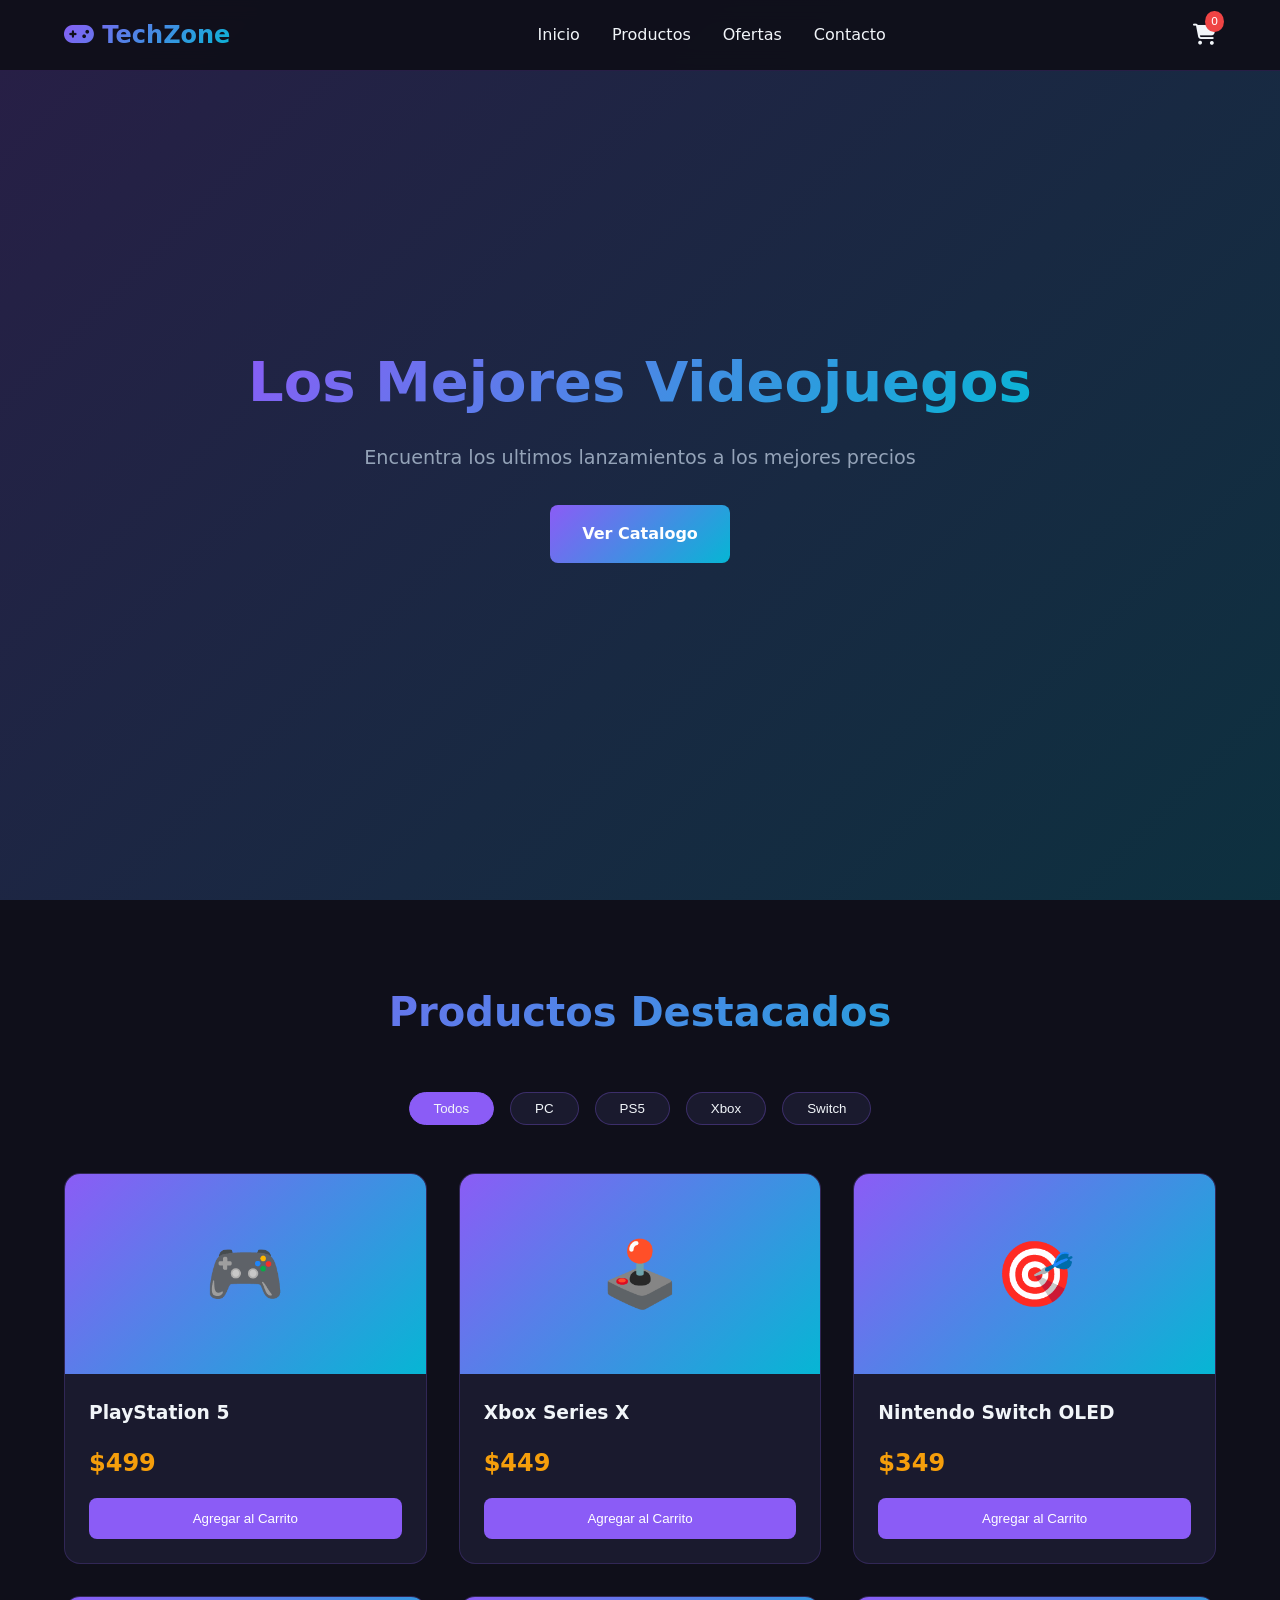
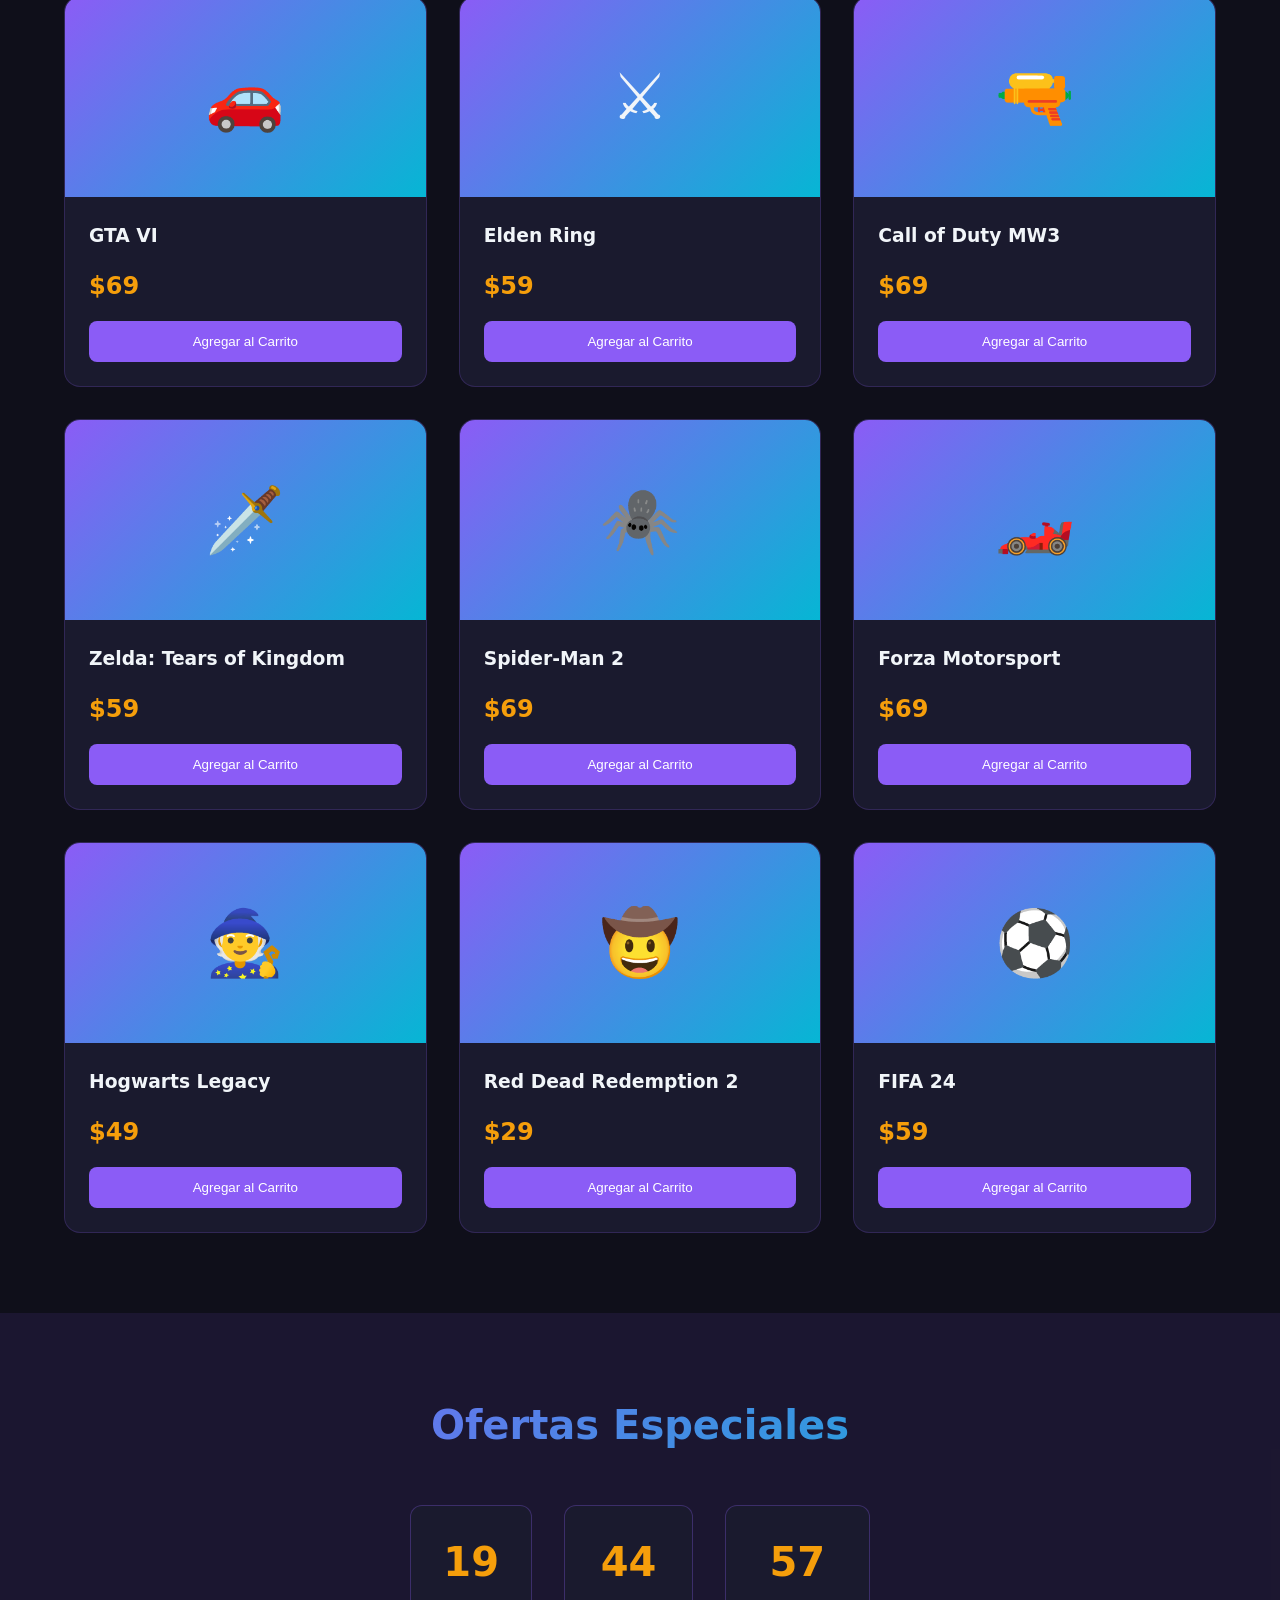
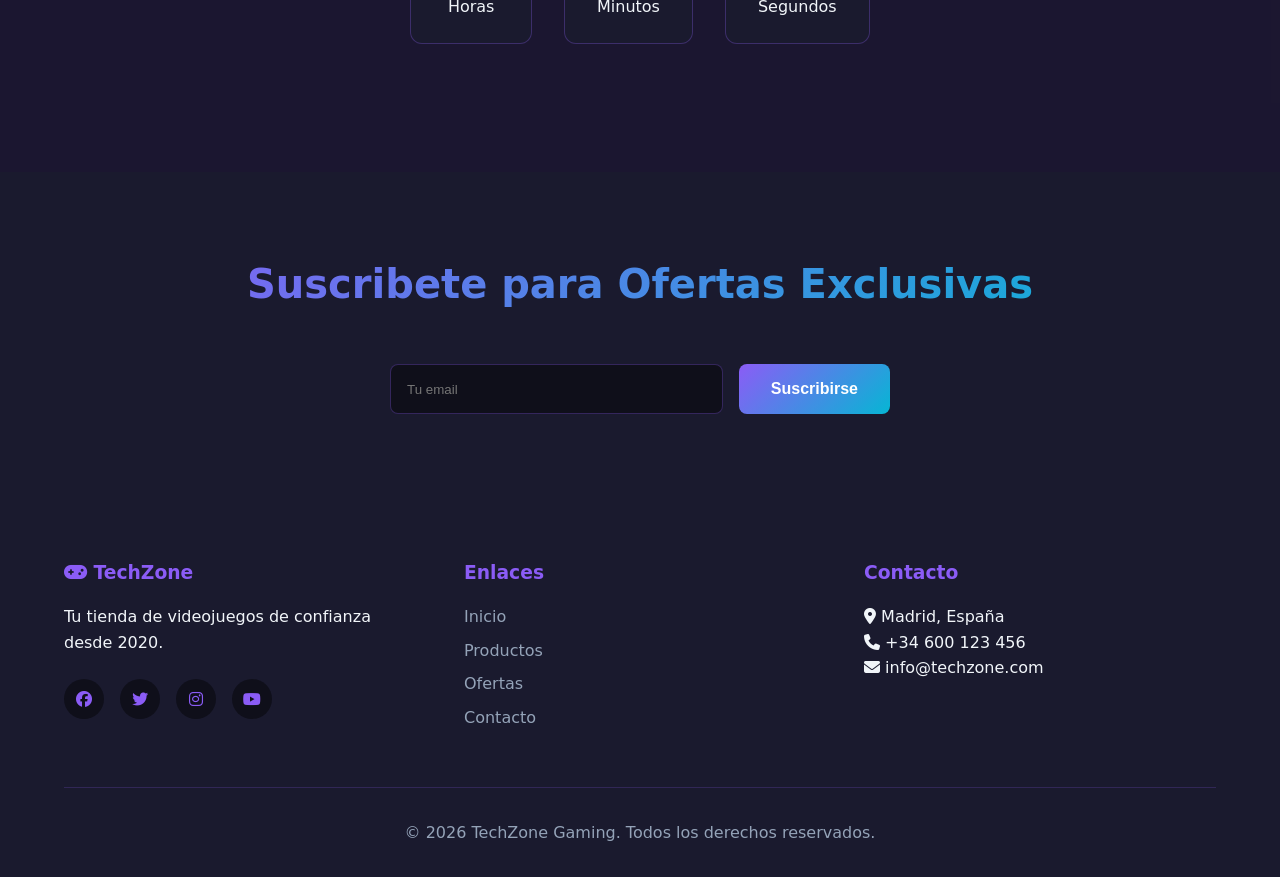
<file: test_projects/projects/01_ecommerce_gaming/index.html>
<!DOCTYPE html>
<html lang="es">
<head>
    <meta charset="UTF-8">
    <meta name="viewport" content="width=device-width, initial-scale=1.0">
    <title>TechZone Gaming - Tu Tienda de Videojuegos</title>
    <link rel="stylesheet" href="style.css">
    <link rel="stylesheet" href="https://cdnjs.cloudflare.com/ajax/libs/font-awesome/6.4.0/css/all.min.css">
</head>
<body>
    <nav class="navbar">
        <div class="logo"><i class="fas fa-gamepad"></i> TechZone</div>
        <div class="nav-links">
            <a href="#inicio">Inicio</a>
            <a href="#productos">Productos</a>
            <a href="#ofertas">Ofertas</a>
            <a href="#contacto">Contacto</a>
        </div>
        <div class="cart-icon" id="cartIcon">
            <i class="fas fa-shopping-cart"></i>
            <span id="cartCount">0</span>
        </div>
    </nav>
    
    <header class="hero" id="inicio">
        <div class="hero-content">
            <h1>Los Mejores Videojuegos</h1>
            <p>Encuentra los ultimos lanzamientos a los mejores precios</p>
            <a href="#productos" class="btn-primary">Ver Catalogo</a>
        </div>
    </header>
    
    <section class="featured" id="productos">
        <h2>Productos Destacados</h2>
        <div class="filters">
            <button class="filter-btn active" data-category="all">Todos</button>
            <button class="filter-btn" data-category="pc">PC</button>
            <button class="filter-btn" data-category="ps5">PS5</button>
            <button class="filter-btn" data-category="xbox">Xbox</button>
            <button class="filter-btn" data-category="switch">Switch</button>
        </div>
        <div class="products-grid" id="productsGrid">
            <!-- Productos generados por JS -->
        </div>
    </section>
    
    <section class="deals" id="ofertas">
        <h2>Ofertas Especiales</h2>
        <div class="countdown" id="countdown">
            <div class="time-box"><span id="hours">23</span><p>Horas</p></div>
            <div class="time-box"><span id="minutes">59</span><p>Minutos</p></div>
            <div class="time-box"><span id="seconds">59</span><p>Segundos</p></div>
        </div>
        <div class="deals-grid" id="dealsGrid"></div>
    </section>
    
    <section class="newsletter">
        <h2>Suscribete para Ofertas Exclusivas</h2>
        <form id="newsletterForm">
            <input type="email" placeholder="Tu email" required>
            <button type="submit" class="btn-primary">Suscribirse</button>
        </form>
    </section>
    
    <footer id="contacto">
        <div class="footer-grid">
            <div class="footer-col">
                <h3><i class="fas fa-gamepad"></i> TechZone</h3>
                <p>Tu tienda de videojuegos de confianza desde 2020.</p>
                <div class="social-links">
                    <a href="#"><i class="fab fa-facebook"></i></a>
                    <a href="#"><i class="fab fa-twitter"></i></a>
                    <a href="#"><i class="fab fa-instagram"></i></a>
                    <a href="#"><i class="fab fa-youtube"></i></a>
                </div>
            </div>
            <div class="footer-col">
                <h3>Enlaces</h3>
                <a href="#">Inicio</a>
                <a href="#">Productos</a>
                <a href="#">Ofertas</a>
                <a href="#">Contacto</a>
            </div>
            <div class="footer-col">
                <h3>Contacto</h3>
                <p><i class="fas fa-map-marker-alt"></i> Madrid, España</p>
                <p><i class="fas fa-phone"></i> +34 600 123 456</p>
                <p><i class="fas fa-envelope"></i> info@techzone.com</p>
            </div>
        </div>
        <div class="footer-bottom">
            <p>&copy; 2026 TechZone Gaming. Todos los derechos reservados.</p>
        </div>
    </footer>
    
    <div class="cart-sidebar" id="cartSidebar">
        <div class="cart-header">
            <h3>Mi Carrito</h3>
            <button id="closeCart"><i class="fas fa-times"></i></button>
        </div>
        <div class="cart-items" id="cartItems"></div>
        <div class="cart-total">
            <p>Total: <span id="cartTotal">$0</span></p>
            <button class="btn-primary" id="checkoutBtn">Comprar</button>
        </div>
    </div>
    
    <script src="script.js"></script>
</body>
</html>
</file>
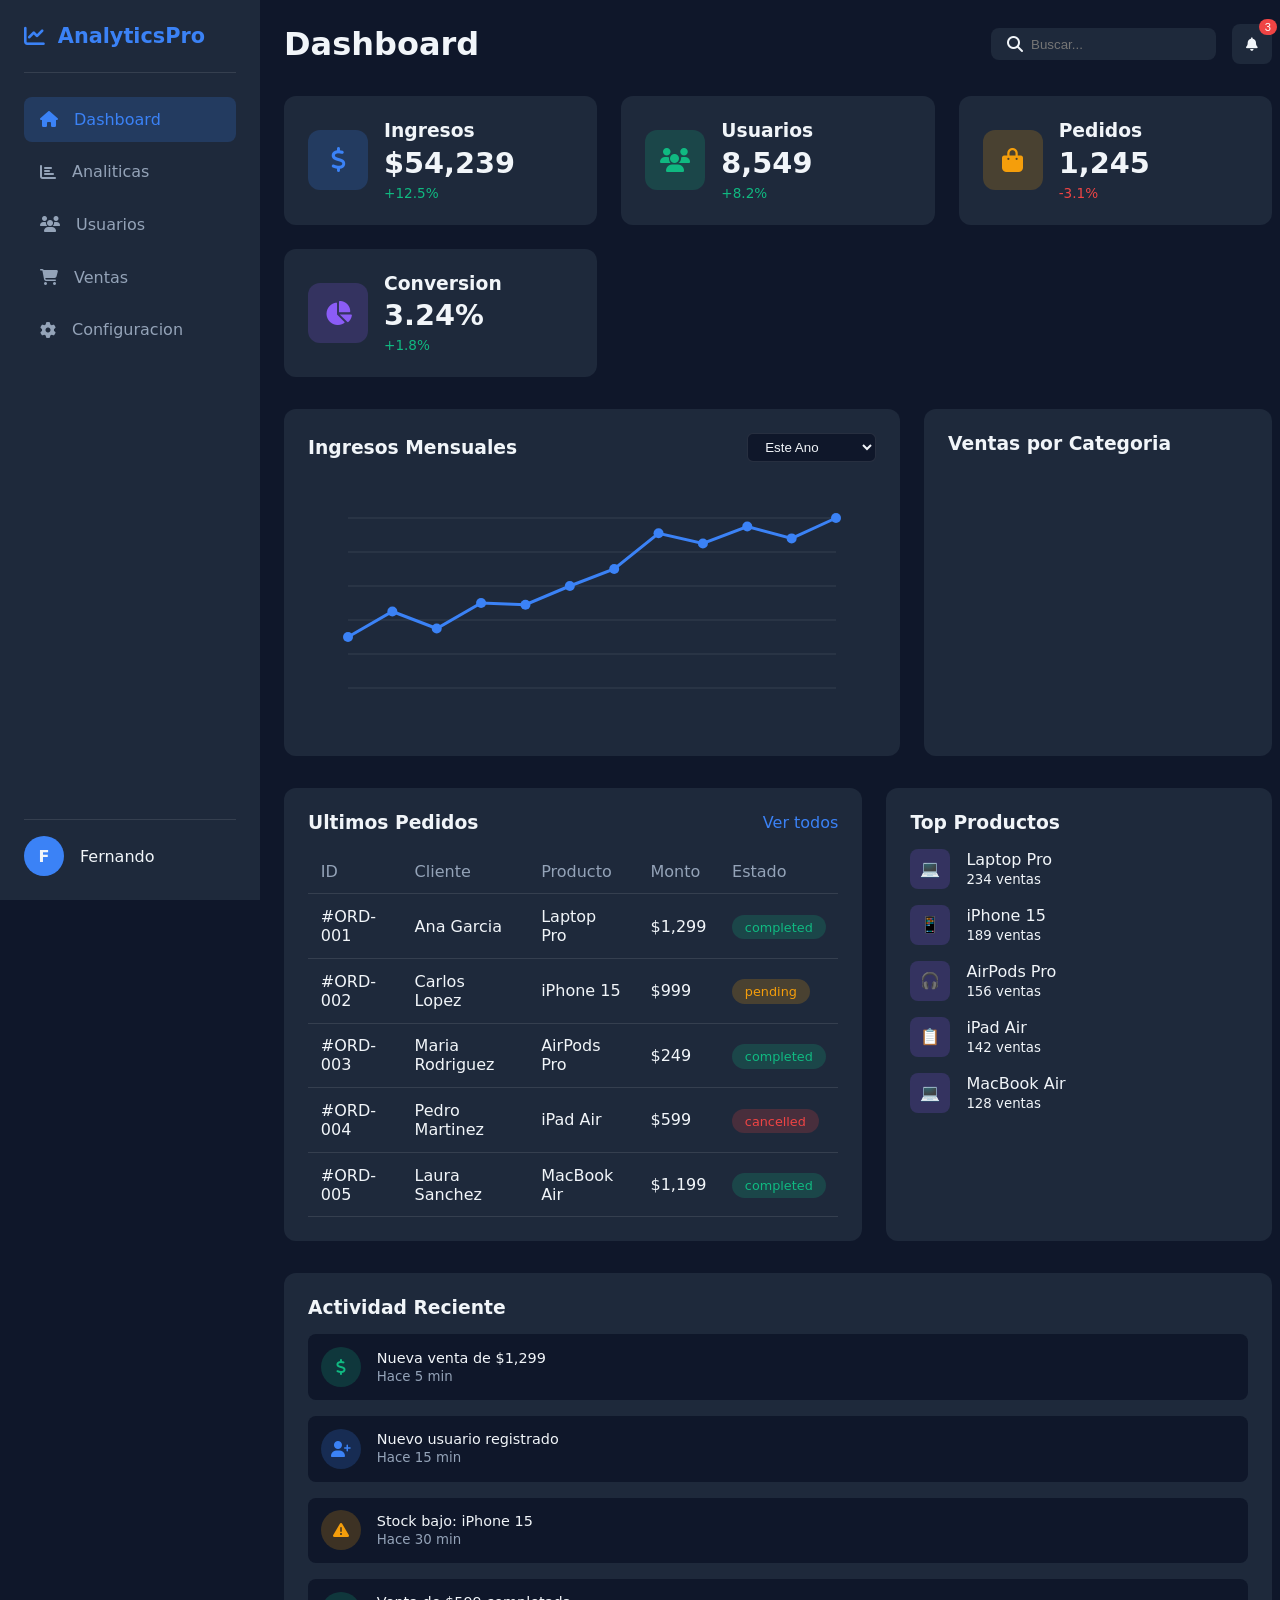
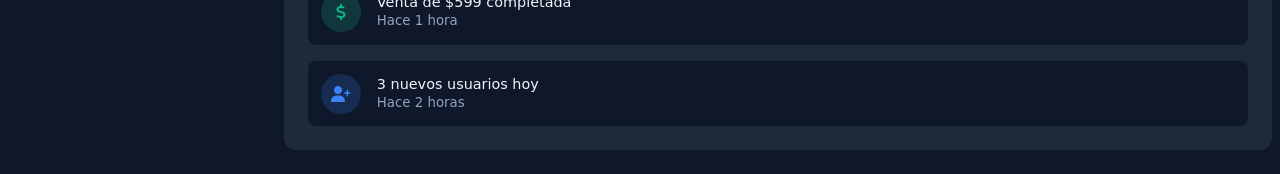
<file: test_projects/projects/02_dashboard_analytics/index.html>
<!DOCTYPE html>
<html lang="es">
<head>
    <meta charset="UTF-8">
    <meta name="viewport" content="width=device-width, initial-scale=1.0">
    <title>AnalyticsPro - Dashboard</title>
    <link rel="stylesheet" href="style.css">
    <link rel="stylesheet" href="https://cdnjs.cloudflare.com/ajax/libs/font-awesome/6.4.0/css/all.min.css">
</head>
<body>
    <div class="sidebar">
        <div class="logo">
            <i class="fas fa-chart-line"></i>
            <span>AnalyticsPro</span>
        </div>
        <nav class="nav-menu">
            <a href="#" class="nav-item active"><i class="fas fa-home"></i> Dashboard</a>
            <a href="#" class="nav-item"><i class="fas fa-chart-bar"></i> Analiticas</a>
            <a href="#" class="nav-item"><i class="fas fa-users"></i> Usuarios</a>
            <a href="#" class="nav-item"><i class="fas fa-shopping-cart"></i> Ventas</a>
            <a href="#" class="nav-item"><i class="fas fa-cog"></i> Configuracion</a>
        </nav>
        <div class="user-info">
            <div class="avatar">F</div>
            <span>Fernando</span>
        </div>
    </div>
    
    <main class="main-content">
        <header class="top-bar">
            <div class="hamburger" id="hamburger">
                <i class="fas fa-bars"></i>
            </div>
            <h1>Dashboard</h1>
            <div class="top-actions">
                <div class="search-box">
                    <i class="fas fa-search"></i>
                    <input type="text" placeholder="Buscar...">
                </div>
                <button class="notification-btn">
                    <i class="fas fa-bell"></i>
                    <span class="badge">3</span>
                </button>
            </div>
        </header>
        
        <div class="stats-grid">
            <div class="stat-card">
                <div class="stat-icon" style="background: rgba(59, 130, 246, 0.2); color: #3b82f6">
                    <i class="fas fa-dollar-sign"></i>
                </div>
                <div class="stat-info">
                    <h3>Ingresos</h3>
                    <p class="stat-value">$54,239</p>
                    <p class="stat-change positive">+12.5%</p>
                </div>
            </div>
            <div class="stat-card">
                <div class="stat-icon" style="background: rgba(16, 185, 129, 0.2); color: #10b981">
                    <i class="fas fa-users"></i>
                </div>
                <div class="stat-info">
                    <h3>Usuarios</h3>
                    <p class="stat-value">8,549</p>
                    <p class="stat-change positive">+8.2%</p>
                </div>
            </div>
            <div class="stat-card">
                <div class="stat-icon" style="background: rgba(245, 158, 11, 0.2); color: #f59e0b">
                    <i class="fas fa-shopping-bag"></i>
                </div>
                <div class="stat-info">
                    <h3>Pedidos</h3>
                    <p class="stat-value">1,245</p>
                    <p class="stat-change negative">-3.1%</p>
                </div>
            </div>
            <div class="stat-card">
                <div class="stat-icon" style="background: rgba(139, 92, 246, 0.2); color: #8b5cf6">
                    <i class="fas fa-chart-pie"></i>
                </div>
                <div class="stat-info">
                    <h3>Conversion</h3>
                    <p class="stat-value">3.24%</p>
                    <p class="stat-change positive">+1.8%</p>
                </div>
            </div>
        </div>
        
        <div class="charts-row">
            <div class="chart-card large">
                <div class="chart-header">
                    <h3>Ingresos Mensuales</h3>
                    <select id="periodSelect">
                        <option>Este Ano</option>
                        <option>Este Mes</option>
                        <option>Esta Semana</option>
                    </select>
                </div>
                <canvas id="revenueChart"></canvas>
            </div>
            <div class="chart-card">
                <div class="chart-header">
                    <h3>Ventas por Categoria</h3>
                </div>
                <canvas id="categoryChart"></canvas>
            </div>
        </div>
        
        <div class="tables-row">
            <div class="table-card">
                <div class="table-header">
                    <h3>Ultimos Pedidos</h3>
                    <a href="#" class="view-all">Ver todos</a>
                </div>
                <table>
                    <thead>
                        <tr>
                            <th>ID</th>
                            <th>Cliente</th>
                            <th>Producto</th>
                            <th>Monto</th>
                            <th>Estado</th>
                        </tr>
                    </thead>
                    <tbody id="ordersTable">
                    </tbody>
                </table>
            </div>
            <div class="table-card">
                <div class="table-header">
                    <h3>Top Productos</h3>
                </div>
                <div class="top-products" id="topProducts">
                </div>
            </div>
        </div>
        
        <div class="activity-section">
            <h3>Actividad Reciente</h3>
            <div class="activity-list" id="activityList">
            </div>
        </div>
    </main>
    
    <script src="script.js"></script>
</body>
</html>
</file>
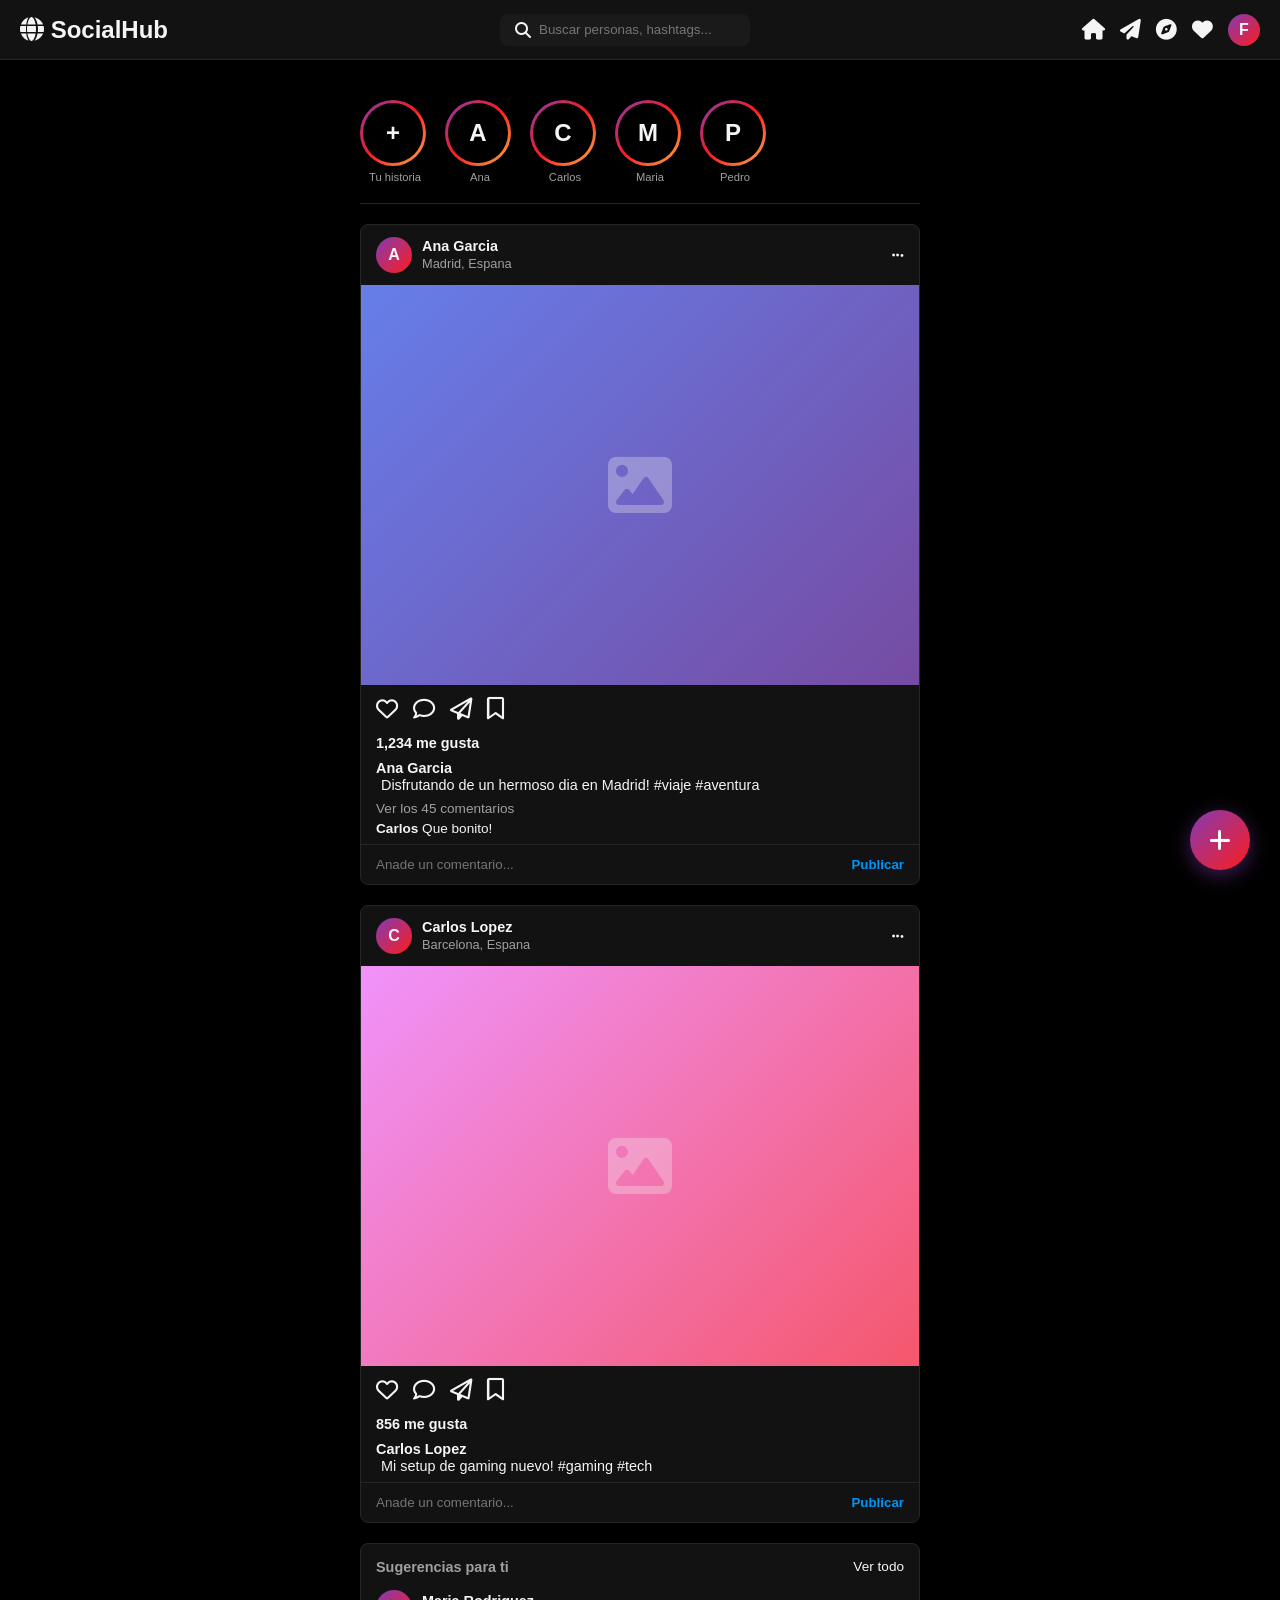
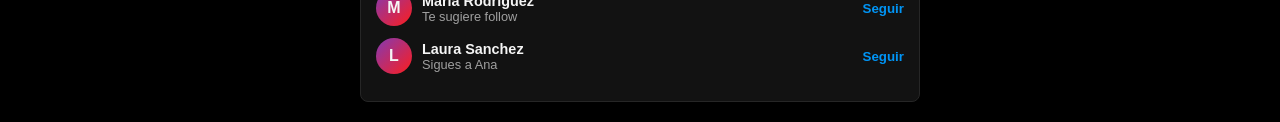
<file: test_projects/projects/03_red_social/index.html>
<!DOCTYPE html>
<html lang="es">
<head>
    <meta charset="UTF-8">
    <meta name="viewport" content="width=device-width, initial-scale=1.0">
    <title>SocialHub - Red Social</title>
    <link rel="stylesheet" href="style.css">
    <link rel="stylesheet" href="https://cdnjs.cloudflare.com/ajax/libs/font-awesome/6.4.0/css/all.min.css">
</head>
<body>
    <nav class="navbar">
        <div class="logo"><i class="fas fa-globe"></i> SocialHub</div>
        <div class="search-box">
            <i class="fas fa-search"></i>
            <input type="text" placeholder="Buscar personas, hashtags...">
        </div>
        <div class="nav-icons">
            <button><i class="fas fa-home"></i></button>
            <button><i class="fas fa-paper-plane"></i></button>
            <button><i class="fas fa-compass"></i></button>
            <button><i class="fas fa-heart"></i></button>
            <div class="user-avatar" id="userAvatar">F</div>
        </div>
    </nav>
    
    <main class="feed">
        <div class="stories">
            <div class="story"><div class="story-ring"><div class="story-avatar">+</div></div><p>Tu historia</p></div>
            <div class="story"><div class="story-ring"><div class="story-avatar">A</div></div><p>Ana</p></div>
            <div class="story"><div class="story-ring"><div class="story-avatar">C</div></div><p>Carlos</p></div>
            <div class="story"><div class="story-ring"><div class="story-avatar">M</div></div><p>Maria</p></div>
            <div class="story"><div class="story-ring"><div class="story-avatar">P</div></div><p>Pedro</p></div>
        </div>
        
        <div class="post" id="post1">
            <div class="post-header">
                <div class="post-avatar">A</div>
                <div class="post-info">
                    <h4>Ana Garcia</h4>
                    <span>Madrid, Espana</span>
                </div>
                <button class="more-btn"><i class="fas fa-ellipsis-h"></i></button>
            </div>
            <div class="post-image" style="background: linear-gradient(135deg, #667eea, #764ba2)">
                <i class="fas fa-image" style="font-size:4rem;opacity:0.3"></i>
            </div>
            <div class="post-actions">
                <button class="like-btn" onclick="toggleLike(this)"><i class="far fa-heart"></i></button>
                <button><i class="far fa-comment"></i></button>
                <button><i class="far fa-paper-plane"></i></button>
                <button class="save-btn" onclick="toggleSave(this)"><i class="far fa-bookmark"></i></button>
            </div>
            <div class="post-likes">
                <span id="likes1">1,234</span> me gusta
            </div>
            <div class="post-caption">
                <h4>Ana Garcia</h4>
                <p>Disfrutando de un hermoso dia en Madrid! #viaje #aventura</p>
            </div>
            <div class="post-comments">
                <a href="#">Ver los 45 comentarios</a>
                <p><b>Carlos</b> Que bonito!</p>
            </div>
            <div class="add-comment">
                <input type="text" placeholder="Anade un comentario...">
                <button>Publicar</button>
            </div>
        </div>
        
        <div class="post" id="post2">
            <div class="post-header">
                <div class="post-avatar">C</div>
                <div class="post-info">
                    <h4>Carlos Lopez</h4>
                    <span>Barcelona, Espana</span>
                </div>
                <button class="more-btn"><i class="fas fa-ellipsis-h"></i></button>
            </div>
            <div class="post-image" style="background: linear-gradient(135deg, #f093fb, #f5576c)">
                <i class="fas fa-image" style="font-size:4rem;opacity:0.3"></i>
            </div>
            <div class="post-actions">
                <button class="like-btn" onclick="toggleLike(this)"><i class="far fa-heart"></i></button>
                <button><i class="far fa-comment"></i></button>
                <button><i class="far fa-paper-plane"></i></button>
                <button class="save-btn" onclick="toggleSave(this)"><i class="far fa-bookmark"></i></button>
            </div>
            <div class="post-likes"><span>856</span> me gusta</div>
            <div class="post-caption">
                <h4>Carlos Lopez</h4>
                <p>Mi setup de gaming nuevo! #gaming #tech</p>
            </div>
            <div class="add-comment">
                <input type="text" placeholder="Anade un comentario...">
                <button>Publicar</button>
            </div>
        </div>
        
        <div class="suggestions">
            <div class="suggestion-header">
                <h4>Sugerencias para ti</h4>
                <a href="#">Ver todo</a>
            </div>
            <div class="suggestion-item">
                <div class="suggestion-avatar">M</div>
                <div class="suggestion-info">
                    <h4>Maria Rodriguez</h4>
                    <p>Te sugiere follow</p>
                </div>
                <button class="follow-btn">Seguir</button>
            </div>
            <div class="suggestion-item">
                <div class="suggestion-avatar">L</div>
                <div class="suggestion-info">
                    <h4>Laura Sanchez</h4>
                    <p>Sigues a Ana</p>
                </div>
                <button class="follow-btn">Seguir</button>
            </div>
        </div>
    </main>
    
    <div class="create-modal" id="createModal">
        <div class="modal-content">
            <div class="modal-header">
                <h3>Crear nueva publicacion</h3>
                <button id="closeModal"><i class="fas fa-times"></i></button>
            </div>
            <div class="modal-body">
                <div class="upload-area" id="uploadArea">
                    <i class="fas fa-cloud-upload-alt"></i>
                    <p>Arrastra tu foto aqui</p>
                    <button class="btn-primary">Seleccionar del ordenador</button>
                </div>
                <textarea placeholder="Escribe un pie de foto..."></textarea>
            </div>
            <div class="modal-footer">
                <button class="btn-primary">Compartir</button>
            </div>
        </div>
    </div>
    
    <button class="fab" id="createBtn"><i class="fas fa-plus"></i></button>
    
    <script src="script.js"></script>
</body>
</html>
</file>
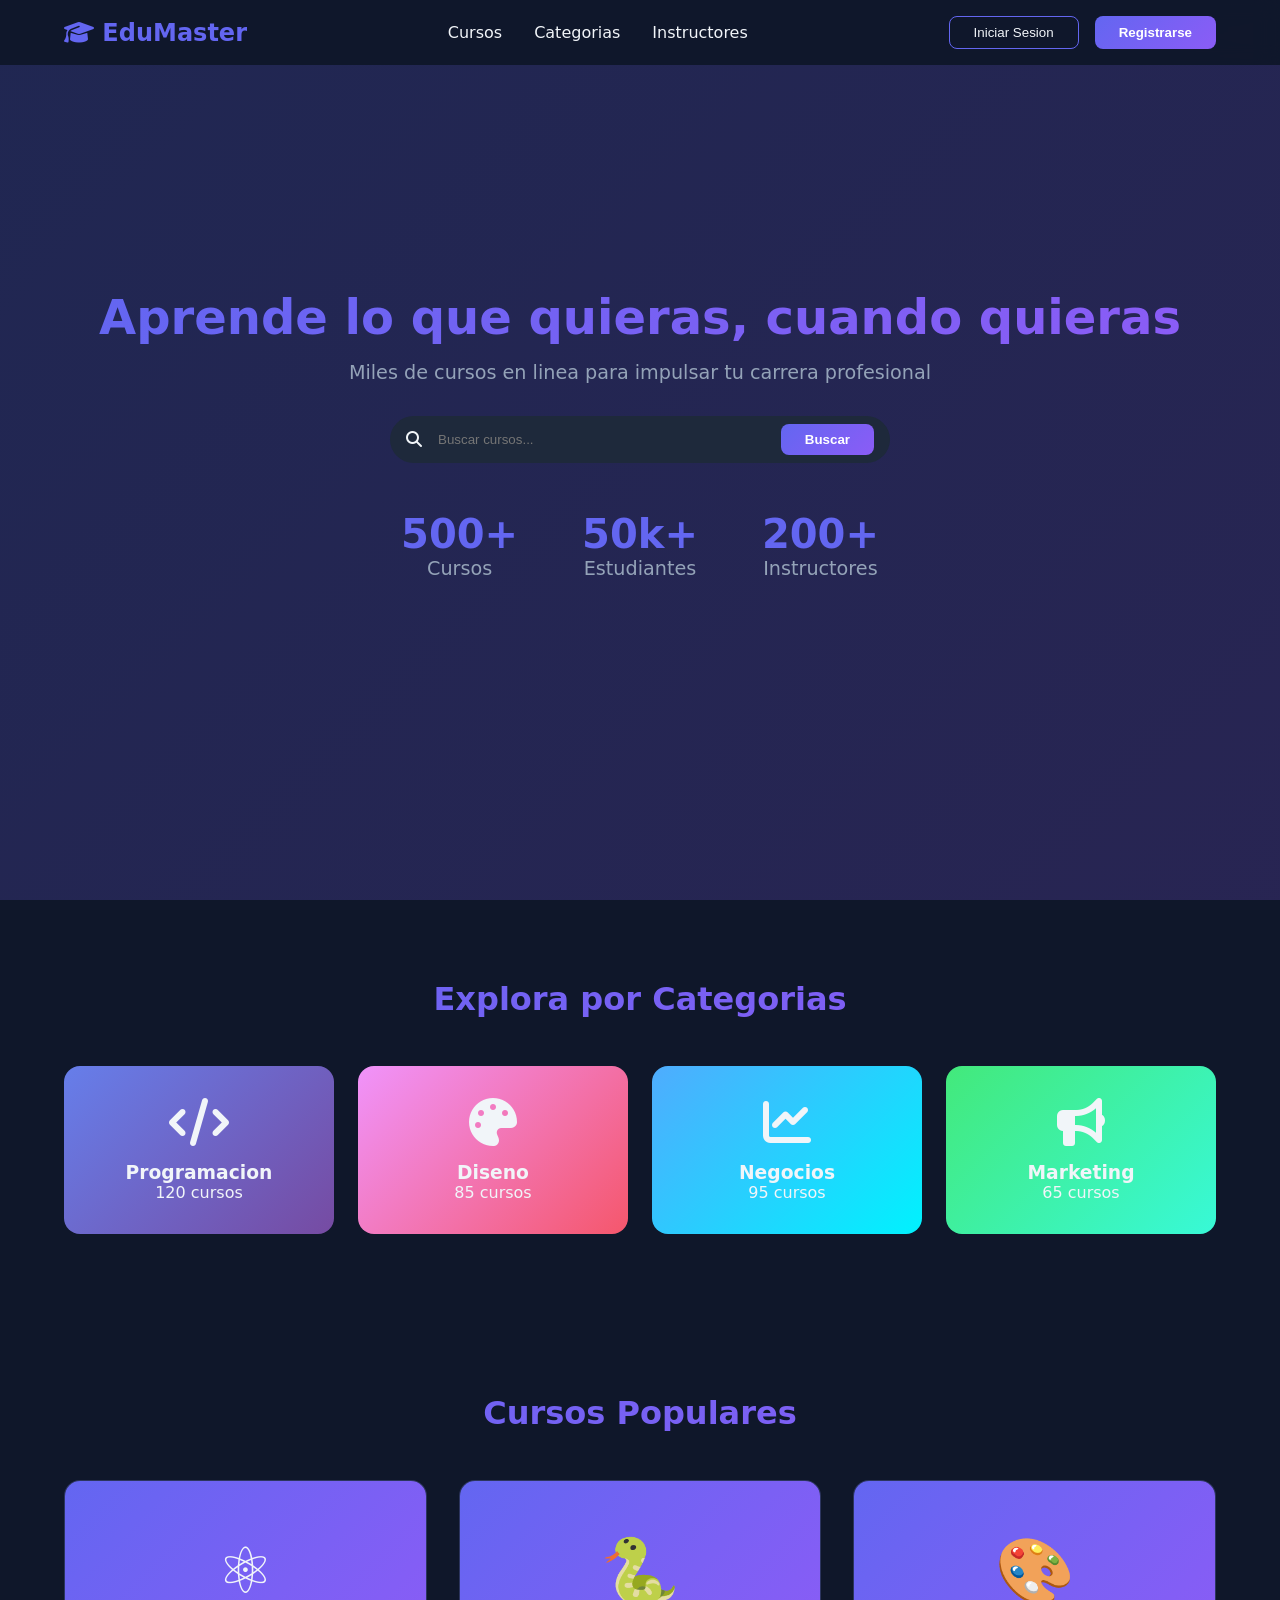
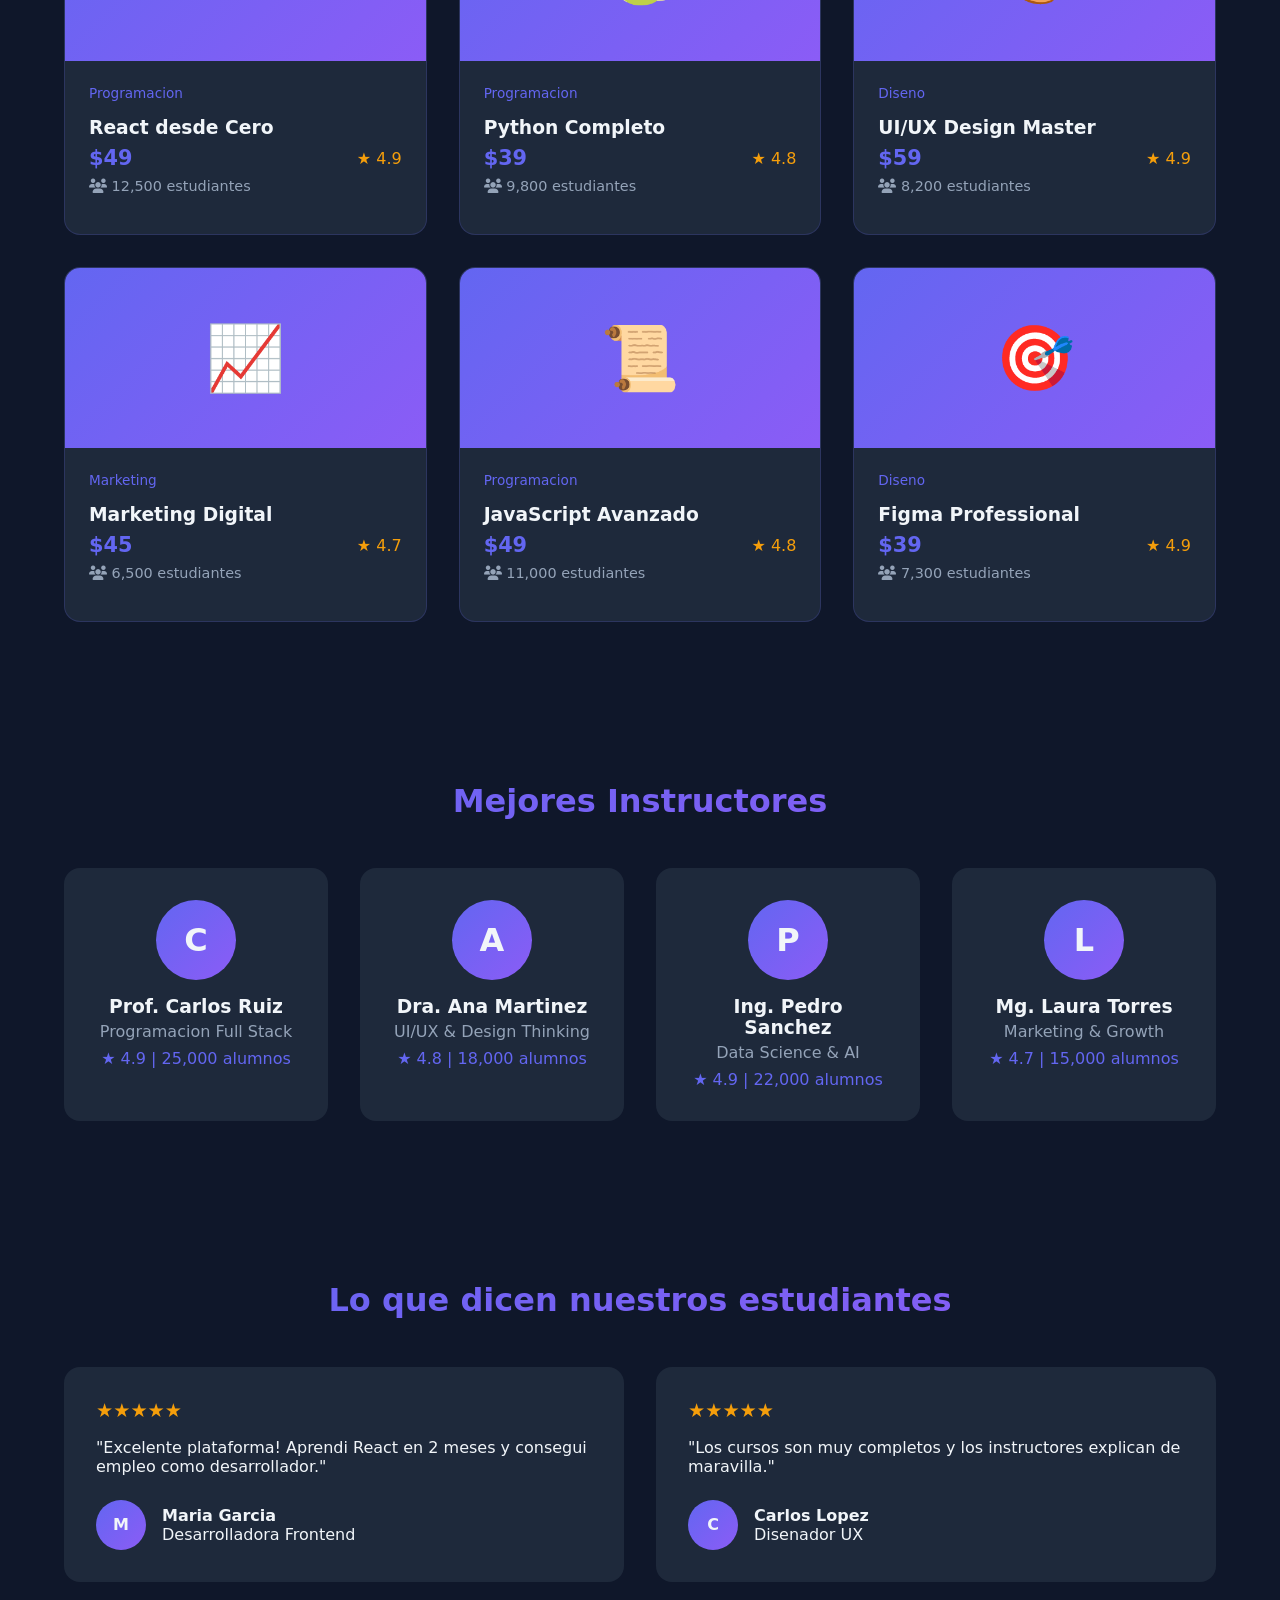
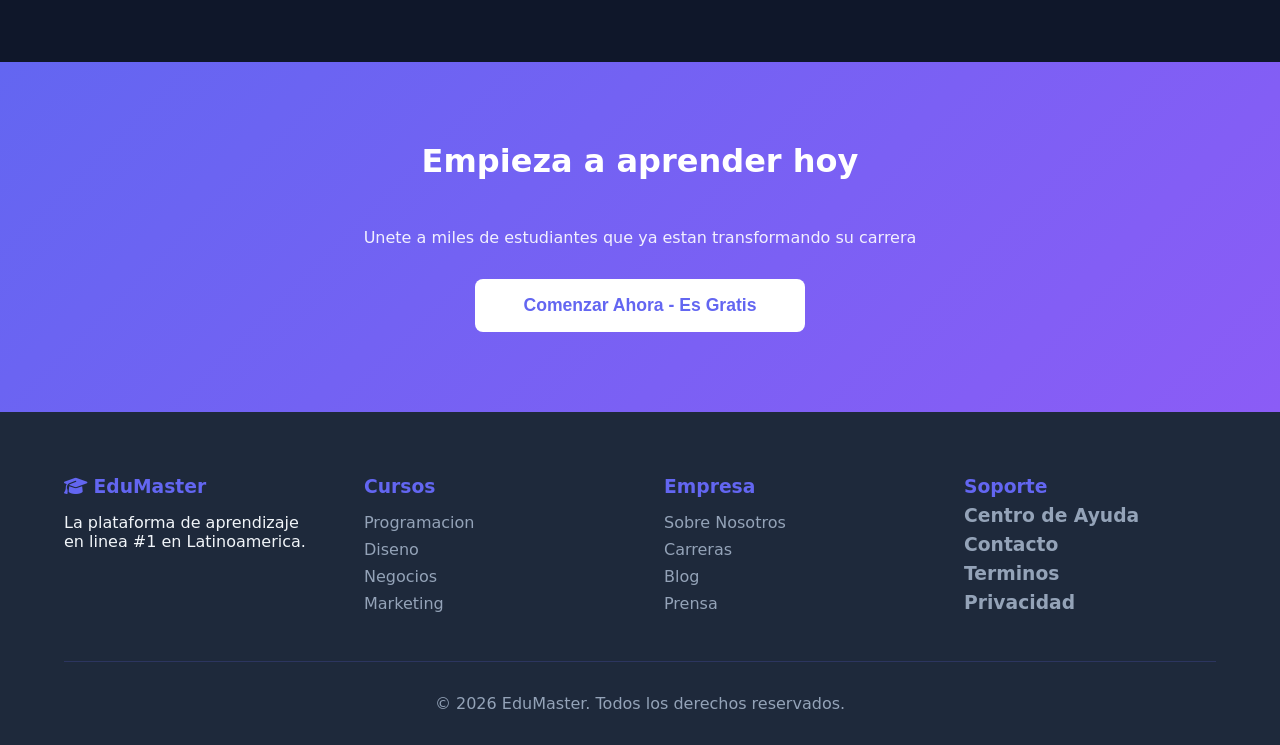
<file: test_projects/projects/04_plataforma_cursos/index.html>
<!DOCTYPE html>
<html lang="es">
<head>
    <meta charset="UTF-8">
    <meta name="viewport" content="width=device-width, initial-scale=1.0">
    <title>EduMaster - Plataforma de Cursos</title>
    <link rel="stylesheet" href="style.css">
    <link rel="stylesheet" href="https://cdnjs.cloudflare.com/ajax/libs/font-awesome/6.4.0/css/all.min.css">
</head>
<body>
    <nav class="navbar">
        <div class="logo"><i class="fas fa-graduation-cap"></i> EduMaster</div>
        <div class="nav-links">
            <a href="#cursos">Cursos</a>
            <a href="#categorias">Categorias</a>
            <a href="#instructores">Instructores</a>
        </div>
        <div class="nav-actions">
            <button class="btn-outline" id="loginBtn">Iniciar Sesion</button>
            <button class="btn-primary">Registrarse</button>
        </div>
    </nav>
    
    <header class="hero">
        <div class="hero-content">
            <h1>Aprende lo que quieras, cuando quieras</h1>
            <p>Miles de cursos en linea para impulsar tu carrera profesional</p>
            <div class="search-bar">
                <i class="fas fa-search"></i>
                <input type="text" placeholder="Buscar cursos...">
                <button class="btn-primary">Buscar</button>
            </div>
            <div class="stats-row">
                <div class="stat"><h3>500+</h3><p>Cursos</p></div>
                <div class="stat"><h3>50k+</h3><p>Estudiantes</p></div>
                <div class="stat"><h3>200+</h3><p>Instructores</p></div>
            </div>
        </div>
    </header>
    
    <section class="categories" id="categorias">
        <h2>Explora por Categorias</h2>
        <div class="categories-grid">
            <div class="category-card" style="background: linear-gradient(135deg, #667eea, #764ba2)">
                <i class="fas fa-code"></i>
                <h3>Programacion</h3>
                <p>120 cursos</p>
            </div>
            <div class="category-card" style="background: linear-gradient(135deg, #f093fb, #f5576c)">
                <i class="fas fa-palette"></i>
                <h3>Diseno</h3>
                <p>85 cursos</p>
            </div>
            <div class="category-card" style="background: linear-gradient(135deg, #4facfe, #00f2fe)">
                <i class="fas fa-chart-line"></i>
                <h3>Negocios</h3>
                <p>95 cursos</p>
            </div>
            <div class="category-card" style="background: linear-gradient(135deg, #43e97b, #38f9d7)">
                <i class="fas fa-bullhorn"></i>
                <h3>Marketing</h3>
                <p>65 cursos</p>
            </div>
        </div>
    </section>
    
    <section class="featured-courses" id="cursos">
        <h2>Cursos Populares</h2>
        <div class="courses-grid" id="coursesGrid"></div>
    </section>
    
    <section class="instructors" id="instructores">
        <h2>Mejores Instructores</h2>
        <div class="instructors-grid" id="instructorsGrid"></div>
    </section>
    
    <section class="testimonials">
        <h2>Lo que dicen nuestros estudiantes</h2>
        <div class="testimonials-grid">
            <div class="testimonial-card">
                <div class="stars">&#9733;&#9733;&#9733;&#9733;&#9733;</div>
                <p>"Excelente plataforma! Aprendi React en 2 meses y consegui empleo como desarrollador."</p>
                <div class="testimonial-author">
                    <div class="author-avatar">M</div>
                    <div>
                        <h4>Maria Garcia</h4>
                        <span>Desarrolladora Frontend</span>
                    </div>
                </div>
            </div>
            <div class="testimonial-card">
                <div class="stars">&#9733;&#9733;&#9733;&#9733;&#9733;</div>
                <p>"Los cursos son muy completos y los instructores explican de maravilla."</p>
                <div class="testimonial-author">
                    <div class="author-avatar">C</div>
                    <div>
                        <h4>Carlos Lopez</h4>
                        <span>Disenador UX</span>
                    </div>
                </div>
            </div>
        </div>
    </section>
    
    <section class="cta">
        <h2>Empieza a aprender hoy</h2>
        <p>Unete a miles de estudiantes que ya estan transformando su carrera</p>
        <button class="btn-primary btn-large">Comenzar Ahora - Es Gratis</button>
    </section>
    
    <footer>
        <div class="footer-grid">
            <div class="footer-col">
                <h3><i class="fas fa-graduation-cap"></i> EduMaster</h3>
                <p>La plataforma de aprendizaje en linea #1 en Latinoamerica.</p>
            </div>
            <div class="footer-col">
                <h3>Cursos</h3>
                <a href="#">Programacion</a>
                <a href="#">Diseno</a>
                <a href="#">Negocios</a>
                <a href="#">Marketing</a>
            </div>
            <div class="footer-col">
                <h3>Empresa</h3>
                <a href="#">Sobre Nosotros</a>
                <a href="#">Carreras</a>
                <a href="#">Blog</a>
                <a href="#">Prensa</a>
            </div>
            <div class="footer-col">
                <h3>Soporte</a>
                <a href="#">Centro de Ayuda</a>
                <a href="#">Contacto</a>
                <a href="#">Terminos</a>
                <a href="#">Privacidad</a>
            </div>
        </div>
        <div class="footer-bottom">
            <p>&copy; 2026 EduMaster. Todos los derechos reservados.</p>
        </div>
    </footer>
    
    <script src="script.js"></script>
</body>
</html>
</file>
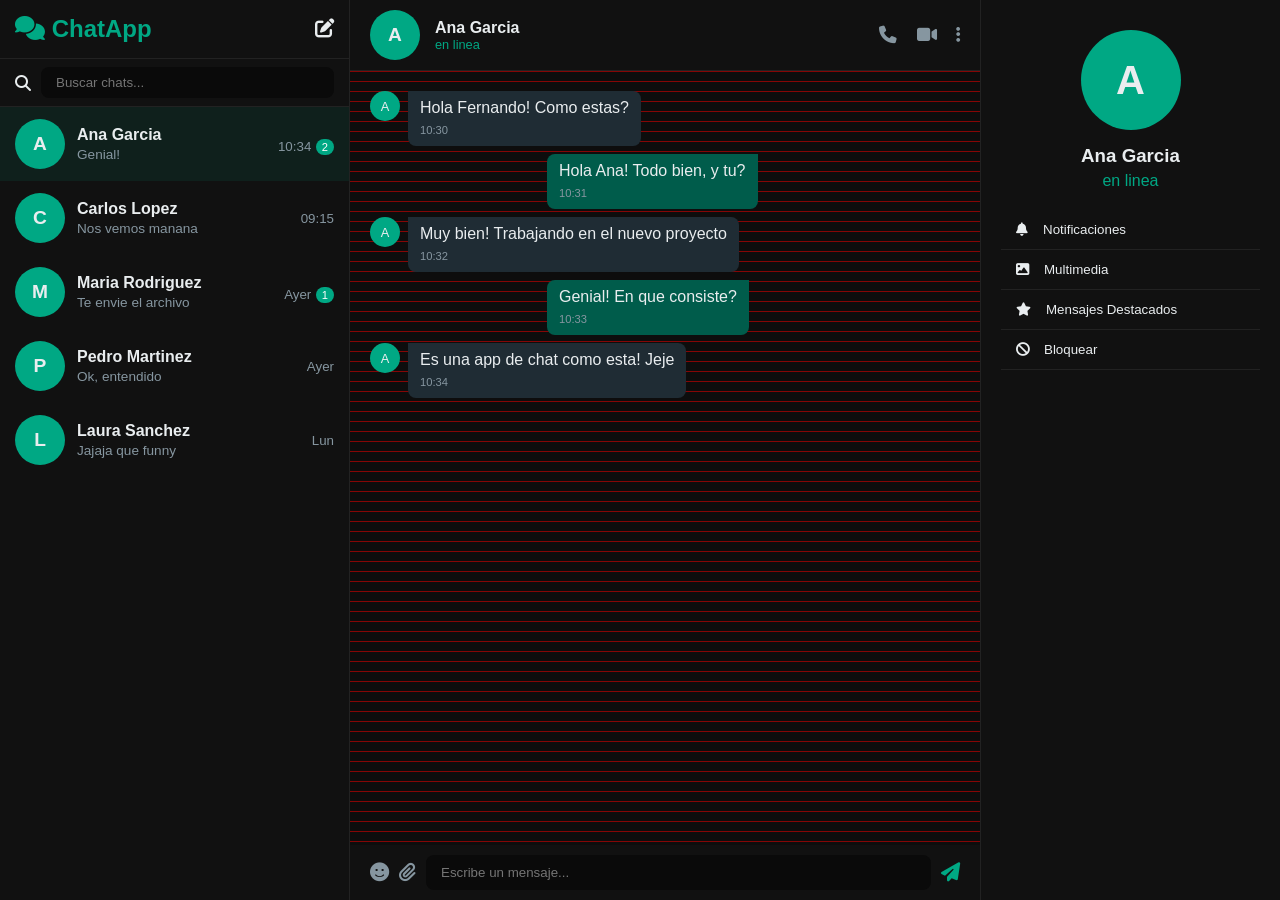
<file: test_projects/projects/05_chat_app/index.html>
<!DOCTYPE html>
<html lang="es">
<head>
    <meta charset="UTF-8">
    <meta name="viewport" content="width=device-width, initial-scale=1.0">
    <title>ChatApp - Mensajeria Instantanea</title>
    <link rel="stylesheet" href="style.css">
    <link rel="stylesheet" href="https://cdnjs.cloudflare.com/ajax/libs/font-awesome/6.4.0/css/all.min.css">
</head>
<body>
    <div class="app">
        <div class="sidebar">
            <div class="sidebar-header">
                <h2><i class="fas fa-comments"></i> ChatApp</h2>
                <button id="newChat"><i class="fas fa-edit"></i></button>
            </div>
            <div class="search-box">
                <i class="fas fa-search"></i>
                <input type="text" placeholder="Buscar chats...">
            </div>
            <div class="chat-list" id="chatList"></div>
        </div>
        
        <div class="chat-area">
            <div class="chat-header" id="chatHeader">
                <div class="chat-avatar">A</div>
                <div class="chat-info">
                    <h3>Ana Garcia</h3>
                    <p>en linea</p>
                </div>
                <div class="chat-actions">
                    <button><i class="fas fa-phone"></i></button>
                    <button><i class="fas fa-video"></i></button>
                    <button><i class="fas fa-ellipsis-v"></i></button>
                </div>
            </div>
            
            <div class="messages" id="messages">
                <div class="message received">
                    <div class="message-avatar">A</div>
                    <div class="message-content">
                        <p>Hola Fernando! Como estas?</p>
                        <span class="time">10:30</span>
                    </div>
                </div>
                <div class="message sent">
                    <div class="message-content">
                        <p>Hola Ana! Todo bien, y tu?</p>
                        <span class="time">10:31</span>
                    </div>
                </div>
                <div class="message received">
                    <div class="message-avatar">A</div>
                    <div class="message-content">
                        <p>Muy bien! Trabajando en el nuevo proyecto</p>
                        <span class="time">10:32</span>
                    </div>
                </div>
                <div class="message sent">
                    <div class="message-content">
                        <p>Genial! En que consiste?</p>
                        <span class="time">10:33</span>
                    </div>
                </div>
                <div class="message received">
                    <div class="message-avatar">A</div>
                    <div class="message-content">
                        <p>Es una app de chat como esta! Jeje</p>
                        <span class="time">10:34</span>
                    </div>
                </div>
            </div>
            
            <div class="message-input">
                <button><i class="fas fa-smile"></i></button>
                <button><i class="fas fa-paperclip"></i></button>
                <input type="text" id="messageInput" placeholder="Escribe un mensaje...">
                <button id="sendBtn"><i class="fas fa-paper-plane"></i></button>
            </div>
        </div>
        
        <div class="info-panel" id="infoPanel">
            <div class="info-avatar">A</div>
            <h3>Ana Garcia</h3>
            <p>en linea</p>
            <div class="info-actions">
                <button><i class="fas fa-bell"></i> Notificaciones</button>
                <button><i class="fas fa-image"></i> Multimedia</button>
                <button><i class="fas fa-star"></i> Mensajes Destacados</button>
                <button><i class="fas fa-ban"></i> Bloquear</button>
            </div>
        </div>
    </div>
    
    <script src="script.js"></script>
</body>
</html>
</file>
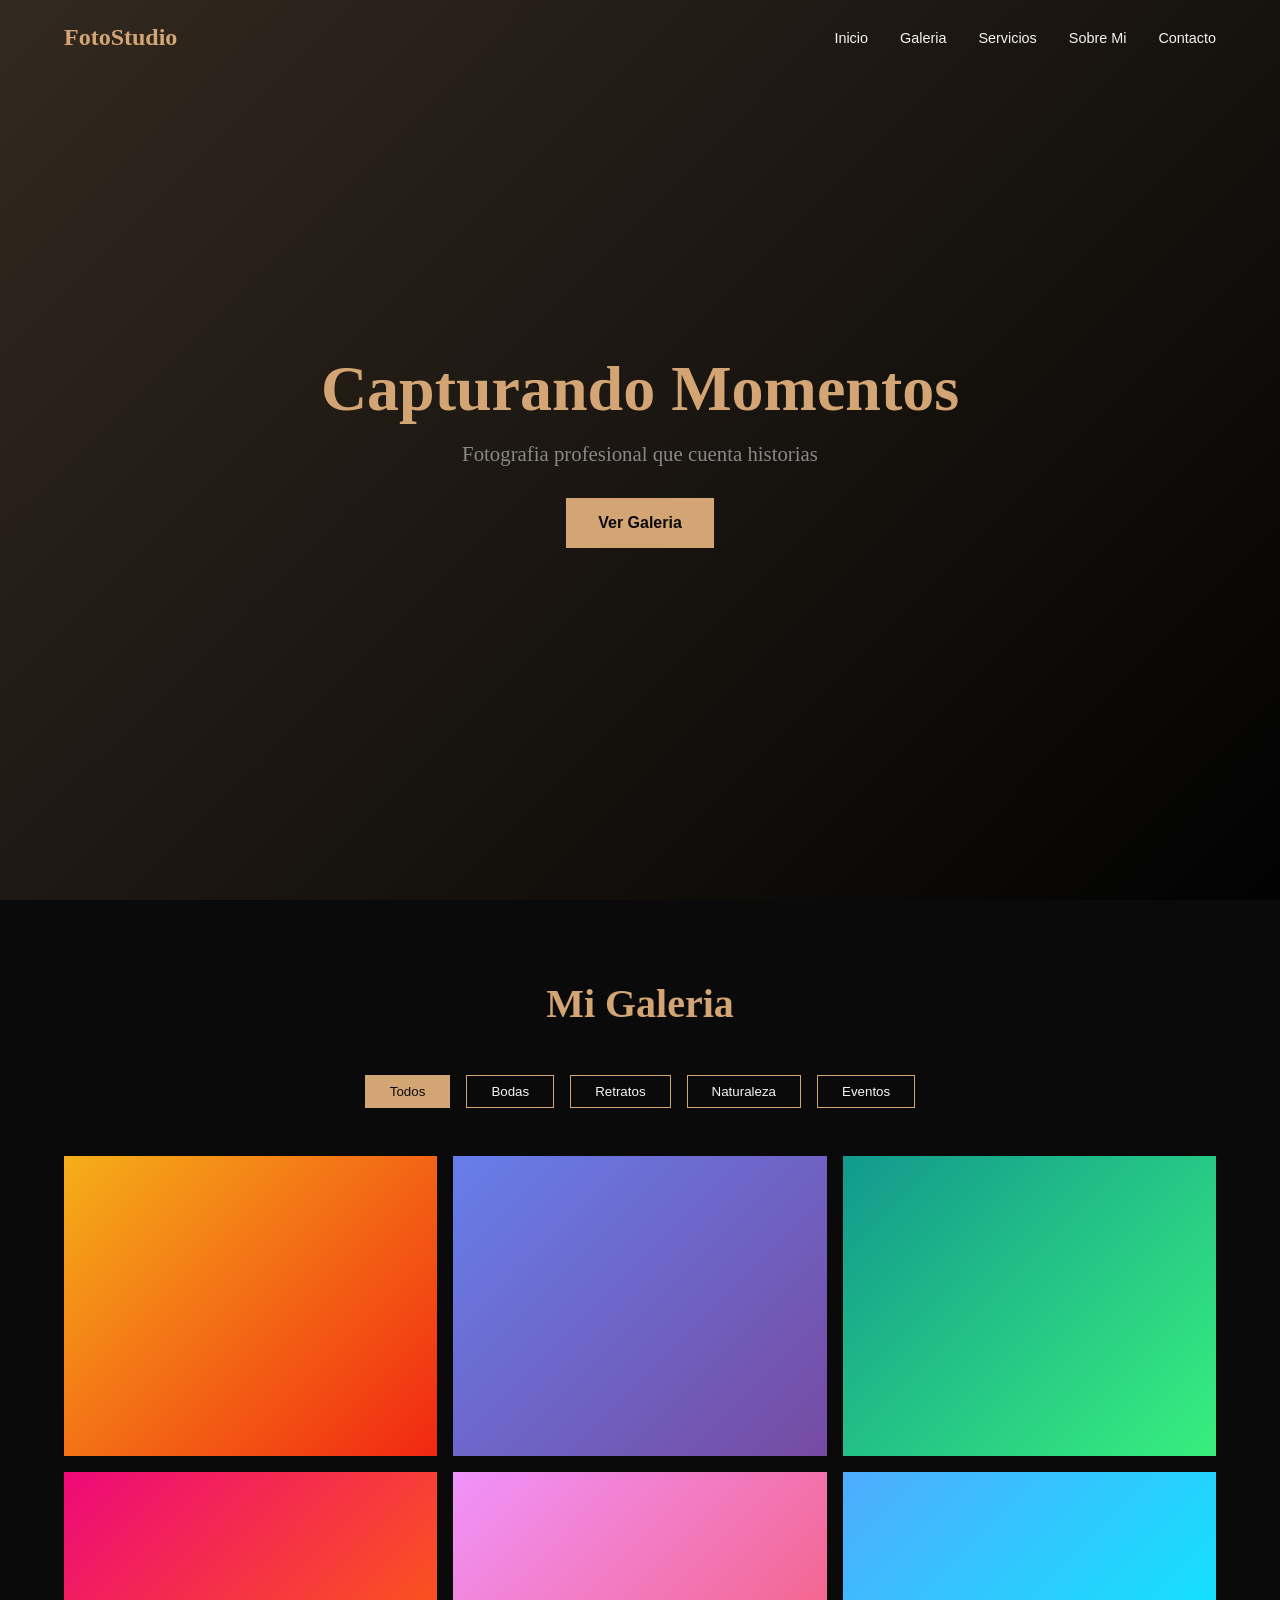
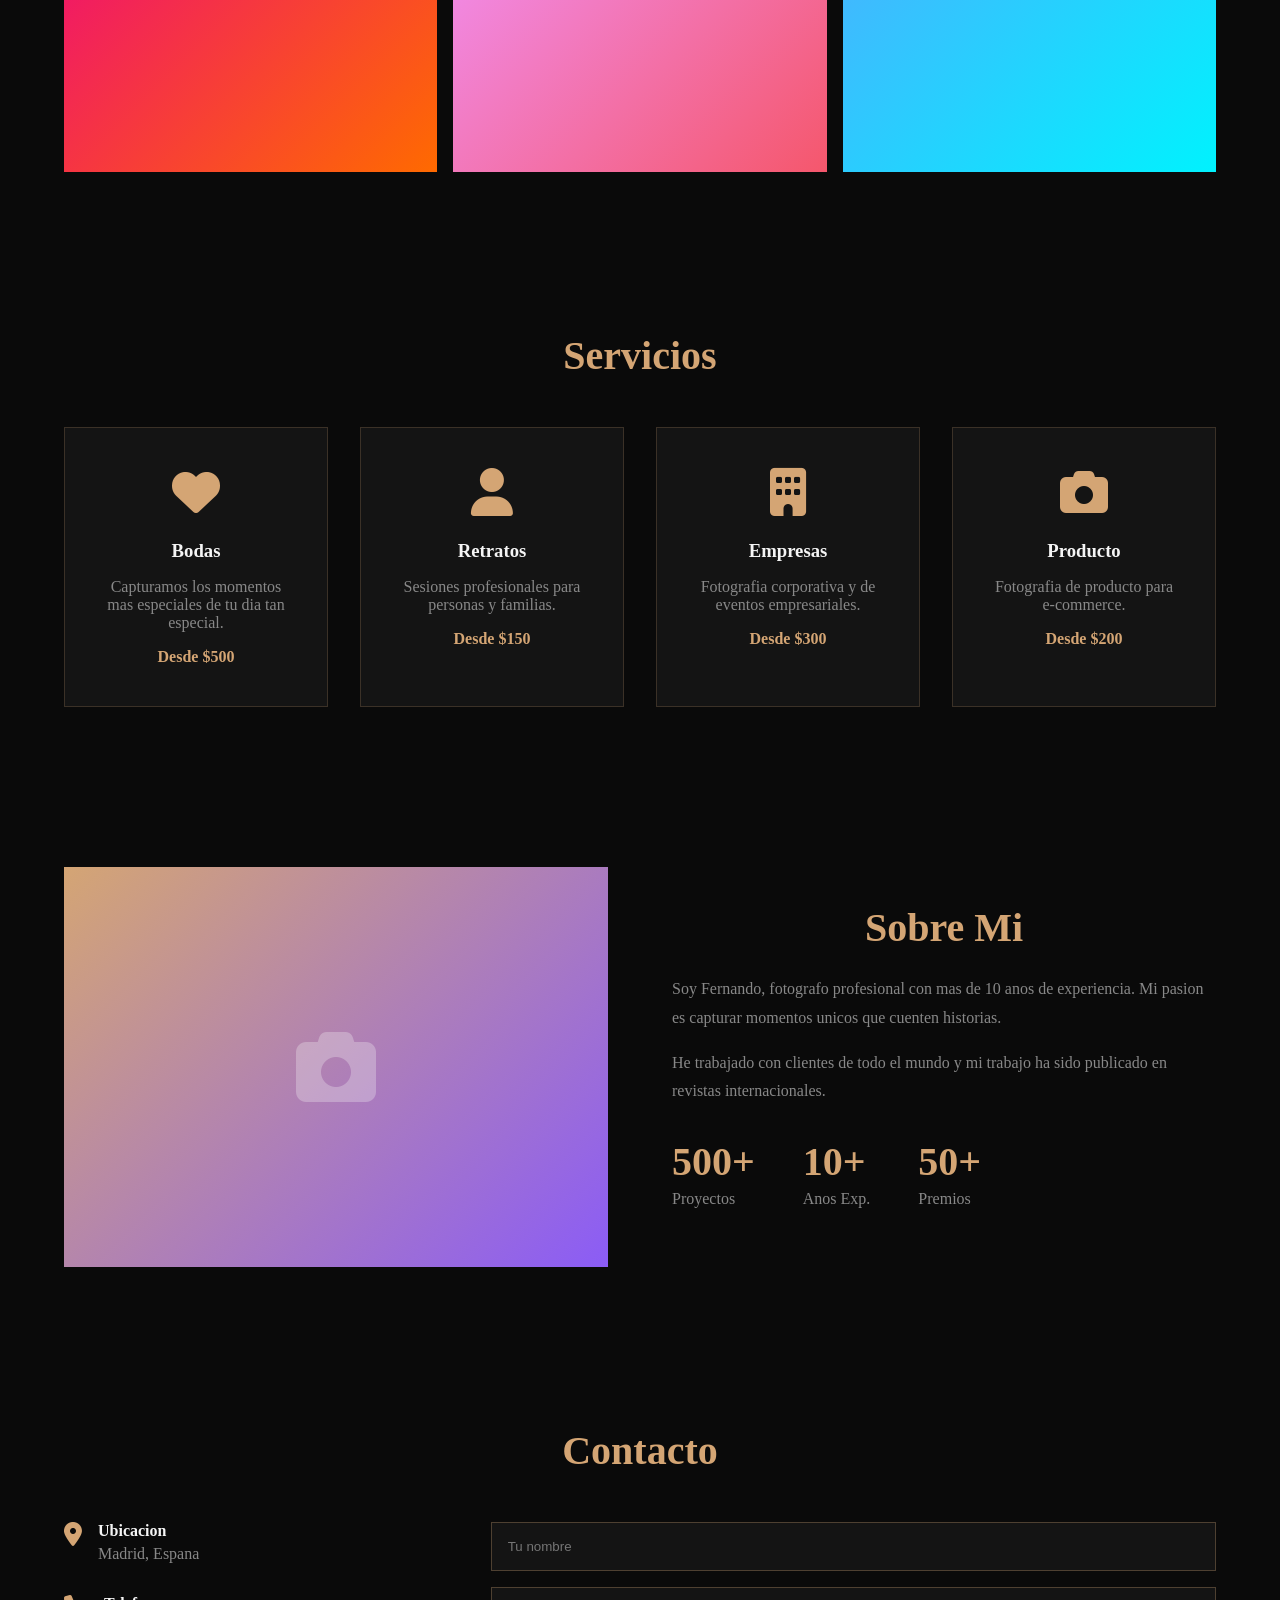
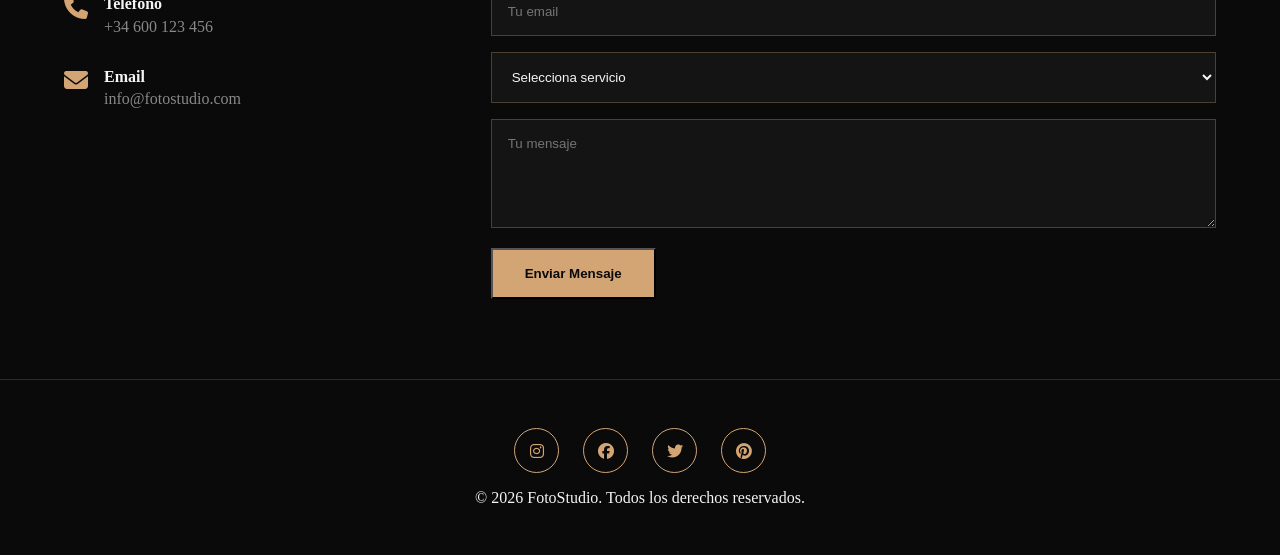
<file: test_projects/projects/06_portfolio_fotografia/index.html>
<!DOCTYPE html>
<html lang="es">
<head>
    <meta charset="UTF-8">
    <meta name="viewport" content="width=device-width, initial-scale=1.0">
    <title>FotoStudio - Portfolio Profesional</title>
    <link rel="stylesheet" href="style.css">
    <link rel="stylesheet" href="https://cdnjs.cloudflare.com/ajax/libs/font-awesome/6.4.0/css/all.min.css">
</head>
<body>
    <nav class="navbar">
        <div class="logo">FotoStudio</div>
        <div class="nav-links">
            <a href="#inicio">Inicio</a>
            <a href="#galeria">Galeria</a>
            <a href="#servicios">Servicios</a>
            <a href="#sobre-mi">Sobre Mi</a>
            <a href="#contacto">Contacto</a>
        </div>
    </nav>
    
    <header class="hero" id="inicio">
        <div class="hero-content">
            <h1>Capturando Momentos</h1>
            <p>Fotografia profesional que cuenta historias</p>
            <a href="#galeria" class="btn-primary">Ver Galeria</a>
        </div>
    </header>
    
    <section class="gallery" id="galeria">
        <h2>Mi Galeria</h2>
        <div class="gallery-filters">
            <button class="filter-btn active" data-filter="all">Todos</button>
            <button class="filter-btn" data-filter="boda">Bodas</button>
            <button class="filter-btn" data-filter="retrato">Retratos</button>
            <button class="filter-btn" data-filter="naturaleza">Naturaleza</button>
            <button class="filter-btn" data-filter="evento">Eventos</button>
        </div>
        <div class="gallery-grid" id="galleryGrid">
            <div class="gallery-item" data-category="boda">
                <div class="gallery-image" style="background: linear-gradient(135deg, #f5af19, #f12711)"></div>
                <div class="gallery-overlay">
                    <h3>Boda Maria & Pedro</h3>
                    <p>Boda</p>
                </div>
            </div>
            <div class="gallery-item" data-category="retrato">
                <div class="gallery-image" style="background: linear-gradient(135deg, #667eea, #764ba2)"></div>
                <div class="gallery-overlay">
                    <h3>Retrato Profesional</h3>
                    <p>Retrato</p>
                </div>
            </div>
            <div class="gallery-item" data-category="naturaleza">
                <div class="gallery-image" style="background: linear-gradient(135deg, #11998e, #38ef7d)"></div>
                <div class="gallery-overlay">
                    <h3>Paisaje Montano</h3>
                    <p>Naturaleza</p>
                </div>
            </div>
            <div class="gallery-item" data-category="evento">
                <div class="gallery-image" style="background: linear-gradient(135deg, #ee0979, #ff6a00)"></div>
                <div class="gallery-overlay">
                    <h3>Concierto</h3>
                    <p>Evento</p>
                </div>
            </div>
            <div class="gallery-item" data-category="boda">
                <div class="gallery-image" style="background: linear-gradient(135deg, #f093fb, #f5576c)"></div>
                <div class="gallery-overlay">
                    <h3>Ceremonia al Aire Libre</h3>
                    <p>Boda</p>
                </div>
            </div>
            <div class="gallery-item" data-category="retrato">
                <div class="gallery-image" style="background: linear-gradient(135deg, #4facfe, #00f2fe)"></div>
                <div class="gallery-overlay">
                    <h3>Retrato Artístico</h3>
                    <p>Retrato</p>
                </div>
            </div>
        </div>
    </section>
    
    <section class="services" id="servicios">
        <h2>Servicios</h2>
        <div class="services-grid">
            <div class="service-card">
                <i class="fas fa-heart"></i>
                <h3>Bodas</h3>
                <p>Capturamos los momentos mas especiales de tu dia tan especial.</p>
                <span class="price">Desde $500</span>
            </div>
            <div class="service-card">
                <i class="fas fa-user"></i>
                <h3>Retratos</h3>
                <p>Sesiones profesionales para personas y familias.</p>
                <span class="price">Desde $150</span>
            </div>
            <div class="service-card">
                <i class="fas fa-building"></i>
                <h3>Empresas</h3>
                <p>Fotografia corporativa y de eventos empresariales.</p>
                <span class="price">Desde $300</span>
            </div>
            <div class="service-card">
                <i class="fas fa-camera"></i>
                <h3>Producto</h3>
                <p>Fotografia de producto para e-commerce.</p>
                <span class="price">Desde $200</span>
            </div>
        </div>
    </section>
    
    <section class="about" id="sobre-mi">
        <div class="about-content">
            <div class="about-image">
                <div class="about-placeholder">
                    <i class="fas fa-camera"></i>
                </div>
            </div>
            <div class="about-text">
                <h2>Sobre Mi</h2>
                <p>Soy Fernando, fotografo profesional con mas de 10 anos de experiencia. Mi pasion es capturar momentos unicos que cuenten historias.</p>
                <p>He trabajado con clientes de todo el mundo y mi trabajo ha sido publicado en revistas internacionales.</p>
                <div class="stats">
                    <div class="stat">
                        <h3>500+</h3>
                        <p>Proyectos</p>
                    </div>
                    <div class="stat">
                        <h3>10+</h3>
                        <p>Anos Exp.</p>
                    </div>
                    <div class="stat">
                        <h3>50+</h3>
                        <p>Premios</p>
                    </div>
                </div>
            </div>
        </div>
    </section>
    
    <section class="contact" id="contacto">
        <h2>Contacto</h2>
        <div class="contact-grid">
            <div class="contact-info">
                <div class="contact-item">
                    <i class="fas fa-map-marker-alt"></i>
                    <div>
                        <h4>Ubicacion</h4>
                        <p>Madrid, Espana</p>
                    </div>
                </div>
                <div class="contact-item">
                    <i class="fas fa-phone"></i>
                    <div>
                        <h4>Telefono</h4>
                        <p>+34 600 123 456</p>
                    </div>
                </div>
                <div class="contact-item">
                    <i class="fas fa-envelope"></i>
                    <div>
                        <h4>Email</h4>
                        <p>info@fotostudio.com</p>
                    </div>
                </div>
            </div>
            <form class="contact-form">
                <input type="text" placeholder="Tu nombre" required>
                <input type="email" placeholder="Tu email" required>
                <select>
                    <option>Selecciona servicio</option>
                    <option>Boda</option>
                    <option>Retrato</option>
                    <option>Empresa</option>
                    <option>Producto</option>
                </select>
                <textarea placeholder="Tu mensaje" rows="5" required></textarea>
                <button type="submit" class="btn-primary">Enviar Mensaje</button>
            </form>
        </div>
    </section>
    
    <footer>
        <div class="social-links">
            <a href="#"><i class="fab fa-instagram"></i></a>
            <a href="#"><i class="fab fa-facebook"></i></a>
            <a href="#"><i class="fab fa-twitter"></i></a>
            <a href="#"><i class="fab fa-pinterest"></i></a>
        </div>
        <p>&copy; 2026 FotoStudio. Todos los derechos reservados.</p>
    </footer>
    
    <script src="script.js"></script>
</body>
</html>
</file>
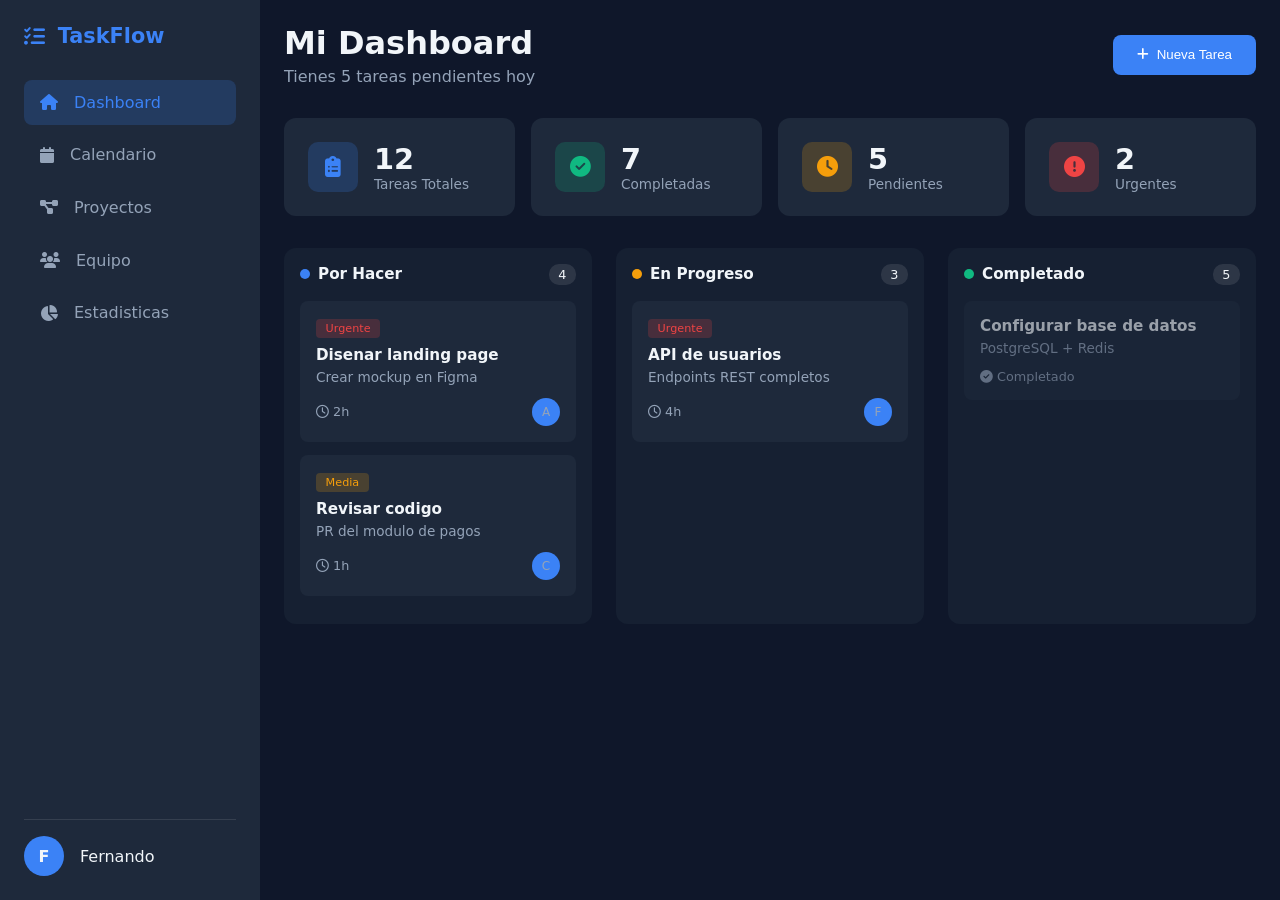
<file: test_projects/projects/07_gestion_tareas/index.html>
<!DOCTYPE html>
<html lang="es">
<head>
    <meta charset="UTF-8">
    <meta name="viewport" content="width=device-width, initial-scale=1.0">
    <title>TaskFlow - Gestor de Tareas</title>
    <link rel="stylesheet" href="style.css">
    <link rel="stylesheet" href="https://cdnjs.cloudflare.com/ajax/libs/font-awesome/6.4.0/css/all.min.css">
</head>
<body>
    <div class="app">
        <aside class="sidebar">
            <div class="logo">
                <i class="fas fa-tasks"></i>
                <span>TaskFlow</span>
            </div>
            <nav class="nav-menu">
                <a href="#" class="nav-item active"><i class="fas fa-home"></i> Dashboard</a>
                <a href="#" class="nav-item"><i class="fas fa-calendar"></i> Calendario</a>
                <a href="#" class="nav-item"><i class="fas fa-project-diagram"></i> Proyectos</a>
                <a href="#" class="nav-item"><i class="fas fa-users"></i> Equipo</a>
                <a href="#" class="nav-item"><i class="fas fa-chart-pie"></i> Estadisticas</a>
            </nav>
            <div class="user-profile">
                <div class="avatar">F</div>
                <span>Fernando</span>
            </div>
        </aside>
        
        <main class="main">
            <header class="header">
                <div>
                    <h1>Mi Dashboard</h1>
                    <p>Tienes 5 tareas pendientes hoy</p>
                </div>
                <div class="header-actions">
                    <button class="btn-primary" id="addTaskBtn">
                        <i class="fas fa-plus"></i> Nueva Tarea
                    </button>
                </div>
            </header>
            
            <div class="stats-row">
                <div class="stat-card">
                    <div class="stat-icon" style="background: rgba(59,130,246,0.2); color: #3b82f6">
                        <i class="fas fa-clipboard-list"></i>
                    </div>
                    <div class="stat-info">
                        <h3>12</h3>
                        <p>Tareas Totales</p>
                    </div>
                </div>
                <div class="stat-card">
                    <div class="stat-icon" style="background: rgba(16,185,129,0.2); color: #10b981">
                        <i class="fas fa-check-circle"></i>
                    </div>
                    <div class="stat-info">
                        <h3>7</h3>
                        <p>Completadas</p>
                    </div>
                </div>
                <div class="stat-card">
                    <div class="stat-icon" style="background: rgba(245,158,11,0.2); color: #f59e0b">
                        <i class="fas fa-clock"></i>
                    </div>
                    <div class="stat-info">
                        <h3>5</h3>
                        <p>Pendientes</p>
                    </div>
                </div>
                <div class="stat-card">
                    <div class="stat-icon" style="background: rgba(239,68,68,0.2); color: #ef4444">
                        <i class="fas fa-exclamation-circle"></i>
                    </div>
                    <div class="stat-info">
                        <h3>2</h3>
                        <p>Urgentes</p>
                    </div>
                </div>
            </div>
            
            <div class="board">
                <div class="column" id="todo">
                    <div class="column-header">
                        <h3><span class="dot" style="background:#3b82f6"></span> Por Hacer</h3>
                        <span class="count">4</span>
                    </div>
                    <div class="tasks" id="todoTasks">
                        <div class="task-card" draggable="true">
                            <div class="task-priority high">Urgente</div>
                            <h4>Disenar landing page</h4>
                            <p>Crear mockup en Figma</p>
                            <div class="task-footer">
                                <span><i class="far fa-clock"></i> 2h</span>
                                <div class="task-avatar">A</div>
                            </div>
                        </div>
                        <div class="task-card" draggable="true">
                            <div class="task-priority medium">Media</div>
                            <h4>Revisar codigo</h4>
                            <p>PR del modulo de pagos</p>
                            <div class="task-footer">
                                <span><i class="far fa-clock"></i> 1h</span>
                                <div class="task-avatar">C</div>
                            </div>
                        </div>
                    </div>
                </div>
                
                <div class="column" id="doing">
                    <div class="column-header">
                        <h3><span class="dot" style="background:#f59e0b"></span> En Progreso</h3>
                        <span class="count">3</span>
                    </div>
                    <div class="tasks" id="doingTasks">
                        <div class="task-card" draggable="true">
                            <div class="task-priority high">Urgente</div>
                            <h4>API de usuarios</h4>
                            <p>Endpoints REST completos</p>
                            <div class="task-footer">
                                <span><i class="far fa-clock"></i> 4h</span>
                                <div class="task-avatar">F</div>
                            </div>
                        </div>
                    </div>
                </div>
                
                <div class="column" id="done">
                    <div class="column-header">
                        <h3><span class="dot" style="background:#10b981"></span> Completado</h3>
                        <span class="count">5</span>
                    </div>
                    <div class="tasks" id="doneTasks">
                        <div class="task-card completed" draggable="true">
                            <h4>Configurar base de datos</h4>
                            <p>PostgreSQL + Redis</p>
                            <div class="task-footer">
                                <span><i class="fas fa-check-circle"></i> Completado</span>
                            </div>
                        </div>
                    </div>
                </div>
            </div>
        </main>
    </div>
    
    <div class="modal" id="taskModal">
        <div class="modal-content">
            <div class="modal-header">
                <h3>Nueva Tarea</h3>
                <button class="close-btn"><i class="fas fa-times"></i></button>
            </div>
            <form id="taskForm">
                <input type="text" placeholder="Titulo de la tarea" required>
                <textarea placeholder="Descripcion" rows="3"></textarea>
                <select>
                    <option value="low">Baja Prioridad</option>
                    <option value="medium">Media Prioridad</option>
                    <option value="high">Alta Prioridad</option>
                </select>
                <input type="date">
                <button type="submit" class="btn-primary">Crear Tarea</button>
            </form>
        </div>
    </div>
    
    <script src="script.js"></script>
</body>
</html>
</file>
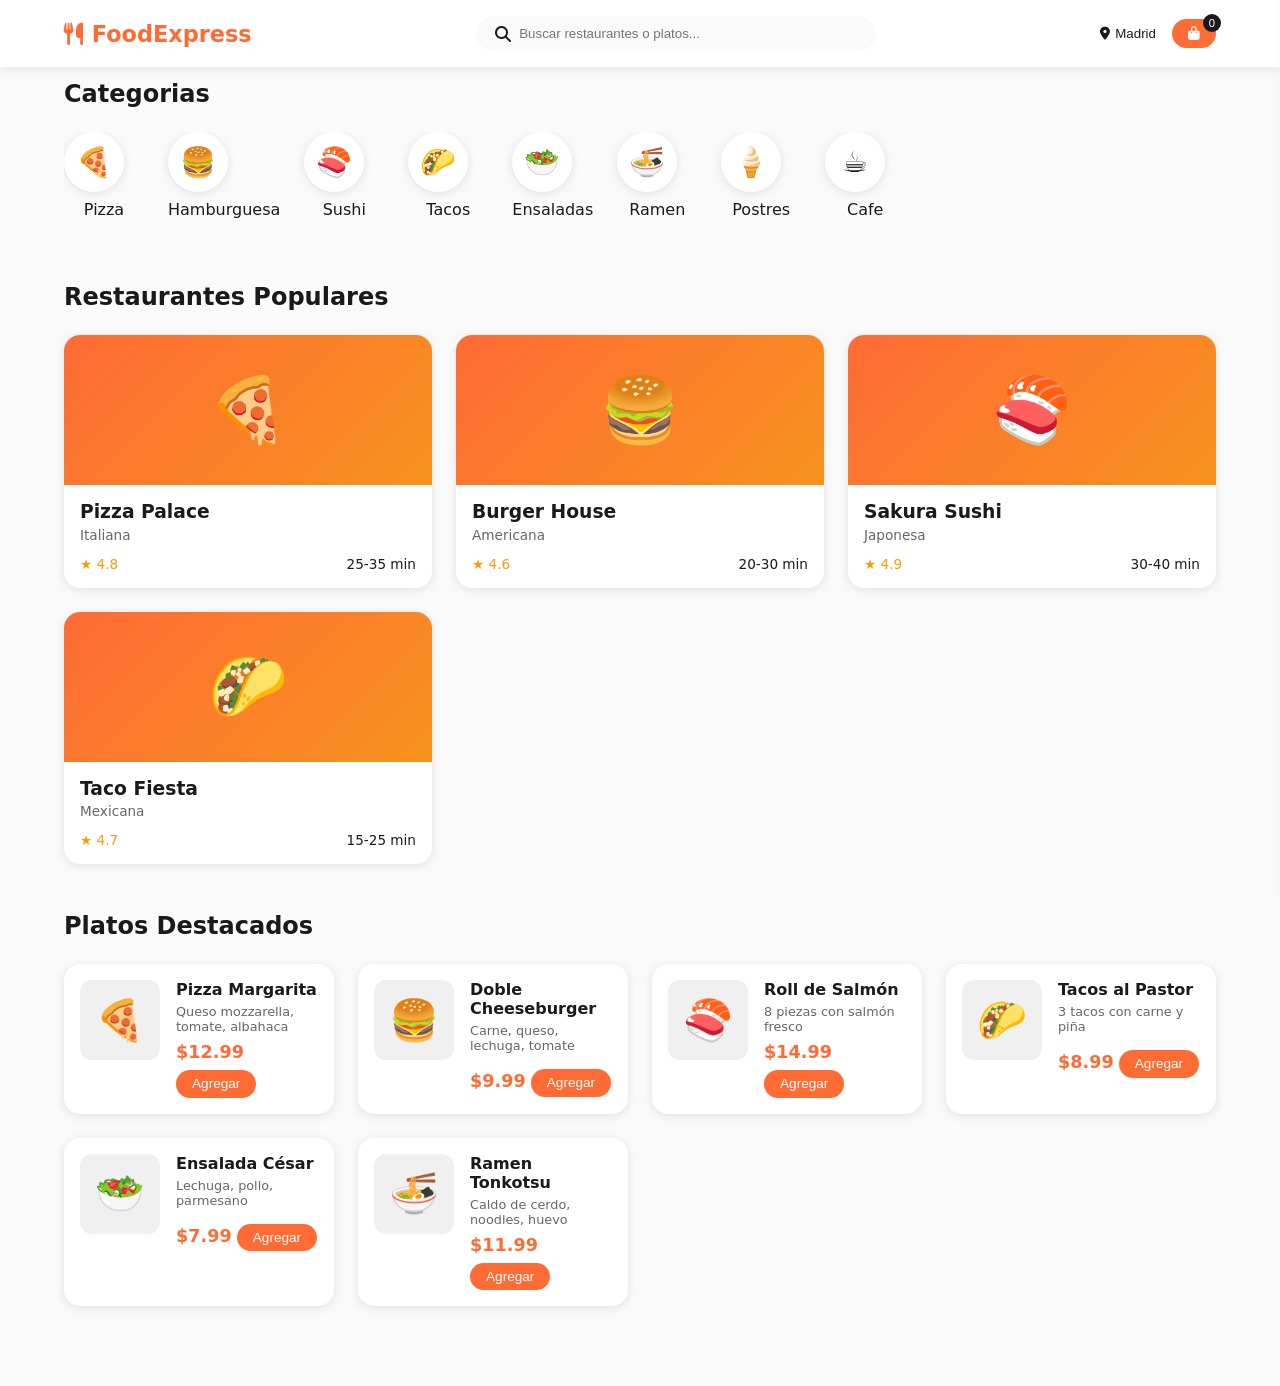
<file: test_projects/projects/08_food_delivery/index.html>
<!DOCTYPE html>
<html lang="es">
<head>
    <meta charset="UTF-8">
    <meta name="viewport" content="width=device-width, initial-scale=1.0">
    <title>FoodExpress - Delivery de Comida</title>
    <link rel="stylesheet" href="style.css">
    <link rel="stylesheet" href="https://cdnjs.cloudflare.com/ajax/libs/font-awesome/6.4.0/css/all.min.css">
</head>
<body>
    <nav class="navbar">
        <div class="logo"><i class="fas fa-utensils"></i> FoodExpress</div>
        <div class="search-box">
            <i class="fas fa-search"></i>
            <input type="text" placeholder="Buscar restaurantes o platos...">
        </div>
        <div class="nav-icons">
            <button><i class="fas fa-map-marker-alt"></i> Madrid</button>
            <button class="cart-btn" id="cartBtn">
                <i class="fas fa-shopping-bag"></i>
                <span id="cartCount">0</span>
            </button>
        </div>
    </nav>
    
    <main class="main">
        <section class="categories-section">
            <h2>Categorias</h2>
            <div class="categories-scroll">
                <div class="category-item"><div class="cat-icon">🍕</div><p>Pizza</p></div>
                <div class="category-item"><div class="cat-icon">🍔</div><p>Hamburguesa</p></div>
                <div class="category-item"><div class="cat-icon">🍣</div><p>Sushi</p></div>
                <div class="category-item"><div class="cat-icon">🌮</div><p>Tacos</p></div>
                <div class="category-item"><div class="cat-icon">🥗</div><p>Ensaladas</p></div>
                <div class="category-item"><div class="cat-icon">🍜</div><p>Ramen</p></div>
                <div class="category-item"><div class="cat-icon">🍦</div><p>Postres</p></div>
                <div class="category-item"><div class="cat-icon">☕</div><p>Cafe</p></div>
            </div>
        </section>
        
        <section class="restaurants-section">
            <h2>Restaurantes Populares</h2>
            <div class="restaurants-grid" id="restaurantsGrid"></div>
        </section>
        
        <section class="featured-section">
            <h2>Platos Destacados</h2>
            <div class="dishes-grid" id="dishesGrid"></div>
        </section>
    </main>
    
    <div class="cart-panel" id="cartPanel">
        <div class="cart-header">
            <h3>Mi Pedido</h3>
            <button id="closeCart"><i class="fas fa-times"></i></button>
        </div>
        <div class="cart-items" id="cartItems">
            <p class="empty-cart">Tu carrito esta vacio</p>
        </div>
        <div class="cart-summary">
            <div class="summary-row">
                <span>Subtotal</span>
                <span id="subtotal">$0</span>
            </div>
            <div class="summary-row">
                <span>Delivery</span>
                <span>$3.99</span>
            </div>
            <div class="summary-row total">
                <span>Total</span>
                <span id="total">$3.99</span>
            </div>
            <button class="btn-primary" id="checkoutBtn">Realizar Pedido</button>
        </div>
    </div>
    
    <script src="script.js"></script>
</body>
</html>
</file>
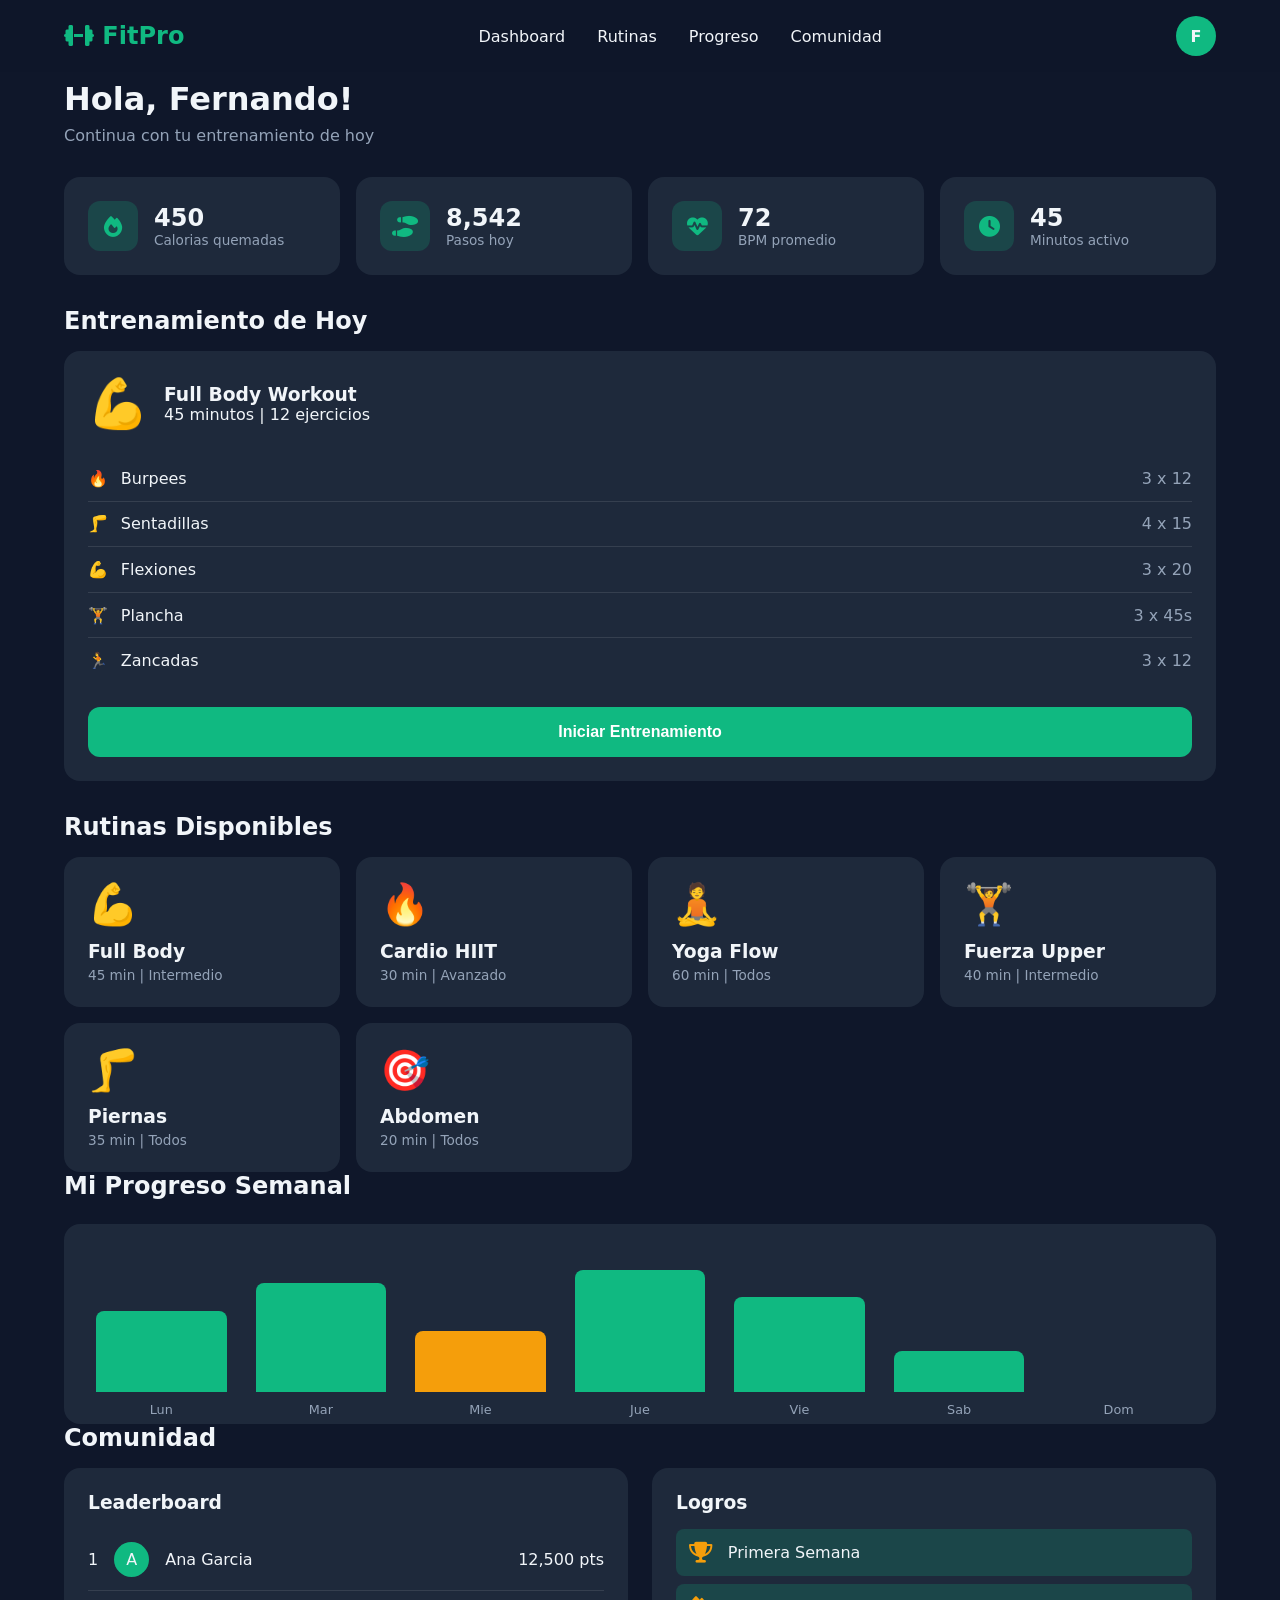
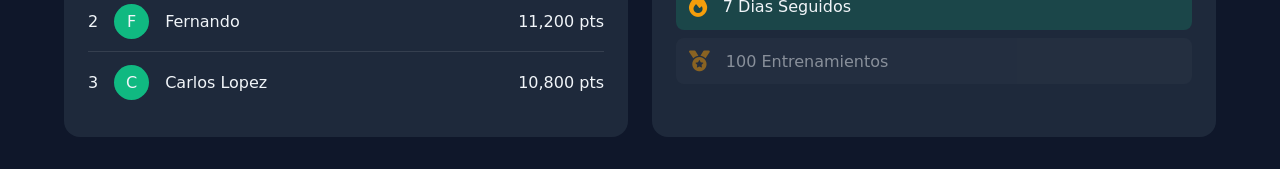
<file: test_projects/projects/09_fitness_app/index.html>
<!DOCTYPE html>
<html lang="es">
<head>
    <meta charset="UTF-8">
    <meta name="viewport" content="width=device-width, initial-scale=1.0">
    <title>FitPro - Tu Entrenador Personal</title>
    <link rel="stylesheet" href="style.css">
    <link rel="stylesheet" href="https://cdnjs.cloudflare.com/ajax/libs/font-awesome/6.4.0/css/all.min.css">
</head>
<body>
    <nav class="navbar">
        <div class="logo"><i class="fas fa-dumbbell"></i> FitPro</div>
        <div class="nav-links">
            <a href="#dashboard">Dashboard</a>
            <a href="#rutinas">Rutinas</a>
            <a href="#progreso">Progreso</a>
            <a href="#comunidad">Comunidad</a>
        </div>
        <div class="user-menu">
            <div class="avatar">F</div>
        </div>
    </nav>
    
    <main class="main">
        <section class="dashboard" id="dashboard">
            <div class="welcome">
                <h1>Hola, Fernando!</h1>
                <p>Continua con tu entrenamiento de hoy</p>
            </div>
            
            <div class="stats-grid">
                <div class="stat-card">
                    <div class="stat-icon"><i class="fas fa-fire"></i></div>
                    <div class="stat-info">
                        <h3>450</h3>
                        <p>Calorias quemadas</p>
                    </div>
                </div>
                <div class="stat-card">
                    <div class="stat-icon"><i class="fas fa-shoe-prints"></i></div>
                    <div class="stat-info">
                        <h3>8,542</h3>
                        <p>Pasos hoy</p>
                    </div>
                </div>
                <div class="stat-card">
                    <div class="stat-icon"><i class="fas fa-heartbeat"></i></div>
                    <div class="stat-info">
                        <h3>72</h3>
                        <p>BPM promedio</p>
                    </div>
                </div>
                <div class="stat-card">
                    <div class="stat-icon"><i class="fas fa-clock"></i></div>
                    <div class="stat-info">
                        <h3>45</h3>
                        <p>Minutos activo</p>
                    </div>
                </div>
            </div>
            
            <div class="today-workout">
                <h2>Entrenamiento de Hoy</h2>
                <div class="workout-card">
                    <div class="workout-header">
                        <div class="workout-icon">💪</div>
                        <div>
                            <h3>Full Body Workout</h3>
                            <p>45 minutos | 12 ejercicios</p>
                        </div>
                    </div>
                    <div class="exercise-list" id="exerciseList"></div>
                    <button class="btn-primary" id="startWorkout">Iniciar Entrenamiento</button>
                </div>
            </div>
        </section>
        
        <section class="routines" id="rutinas">
            <h2>Rutinas Disponibles</h2>
            <div class="routines-grid" id="routinesGrid"></div>
        </section>
        
        <section class="progress" id="progreso">
            <h2>Mi Progreso Semanal</h2>
            <div class="progress-chart">
                <div class="chart-bar" style="height: 60%"><span>Lun</span></div>
                <div class="chart-bar" style="height: 80%"><span>Mar</span></div>
                <div class="chart-bar active" style="height: 45%"><span>Mie</span></div>
                <div class="chart-bar" style="height: 90%"><span>Jue</span></div>
                <div class="chart-bar" style="height: 70%"><span>Vie</span></div>
                <div class="chart-bar" style="height: 30%"><span>Sab</span></div>
                <div class="chart-bar" style="height: 0%"><span>Dom</span></div>
            </div>
        </section>
        
        <section class="community" id="comunidad">
            <h2>Comunidad</h2>
            <div class="community-grid">
                <div class="leaderboard">
                    <h3>Leaderboard</h3>
                    <div class="leader-item"><span>1</span><div class="leader-avatar">A</div><p>Ana Garcia</p><span>12,500 pts</span></div>
                    <div class="leader-item"><span>2</span><div class="leader-avatar">F</div><p>Fernando</p><span>11,200 pts</span></div>
                    <div class="leader-item"><span>3</span><div class="leader-avatar">C</div><p>Carlos Lopez</p><span>10,800 pts</span></div>
                </div>
                <div class="achievements">
                    <h3>Logros</h3>
                    <div class="achievement unlocked"><i class="fas fa-trophy"></i><span>Primera Semana</span></div>
                    <div class="achievement unlocked"><i class="fas fa-fire"></i><span>7 Dias Seguidos</span></div>
                    <div class="achievement"><i class="fas fa-medal"></i><span>100 Entrenamientos</span></div>
                </div>
            </div>
        </section>
    </main>
    
    <div class="timer-modal" id="timerModal">
        <div class="timer-content">
            <h2>Entrenamiento en Curso</h2>
            <div class="timer" id="timer">00:00</div>
            <p id="currentExercise">Burpees</p>
            <div class="timer-controls">
                <button id="pauseBtn"><i class="fas fa-pause"></i></button>
                <button id="stopBtn"><i class="fas fa-stop"></i></button>
            </div>
        </div>
    </div>
    
    <script src="script.js"></script>
</body>
</html>
</file>
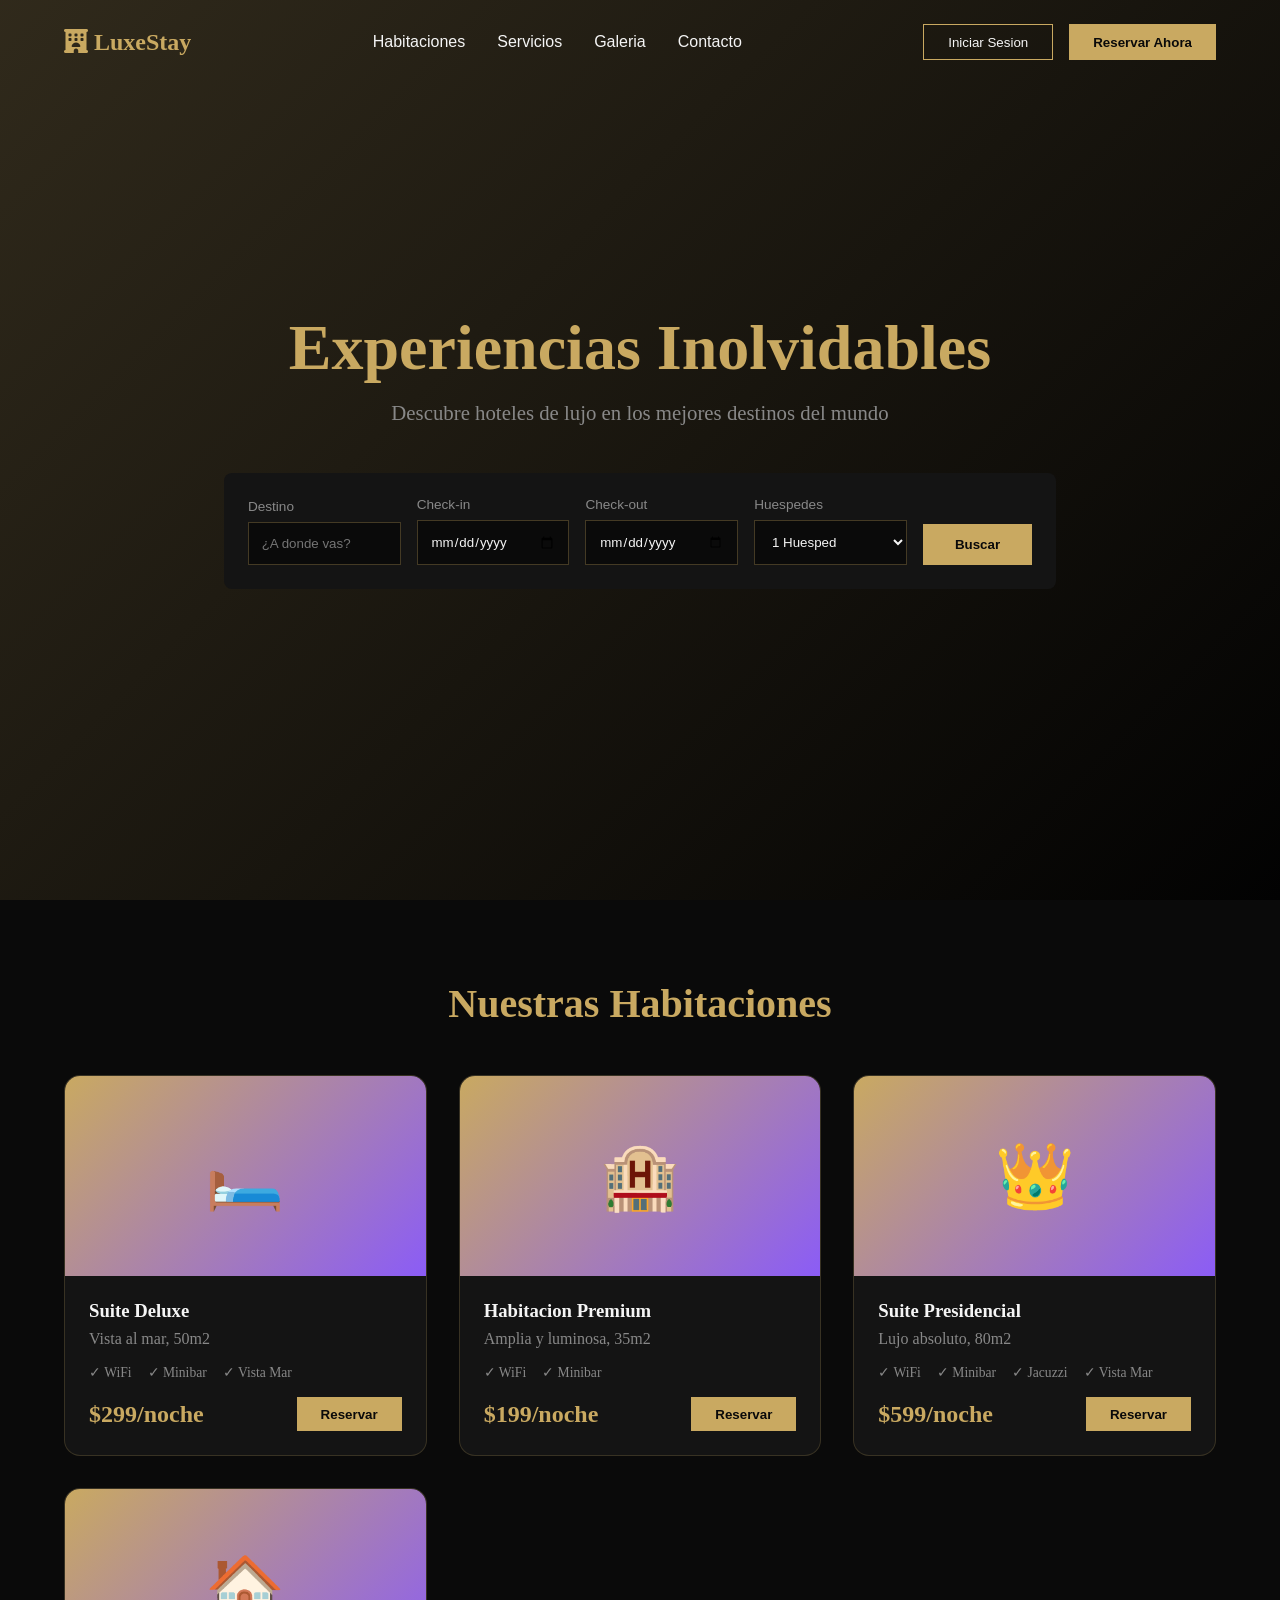
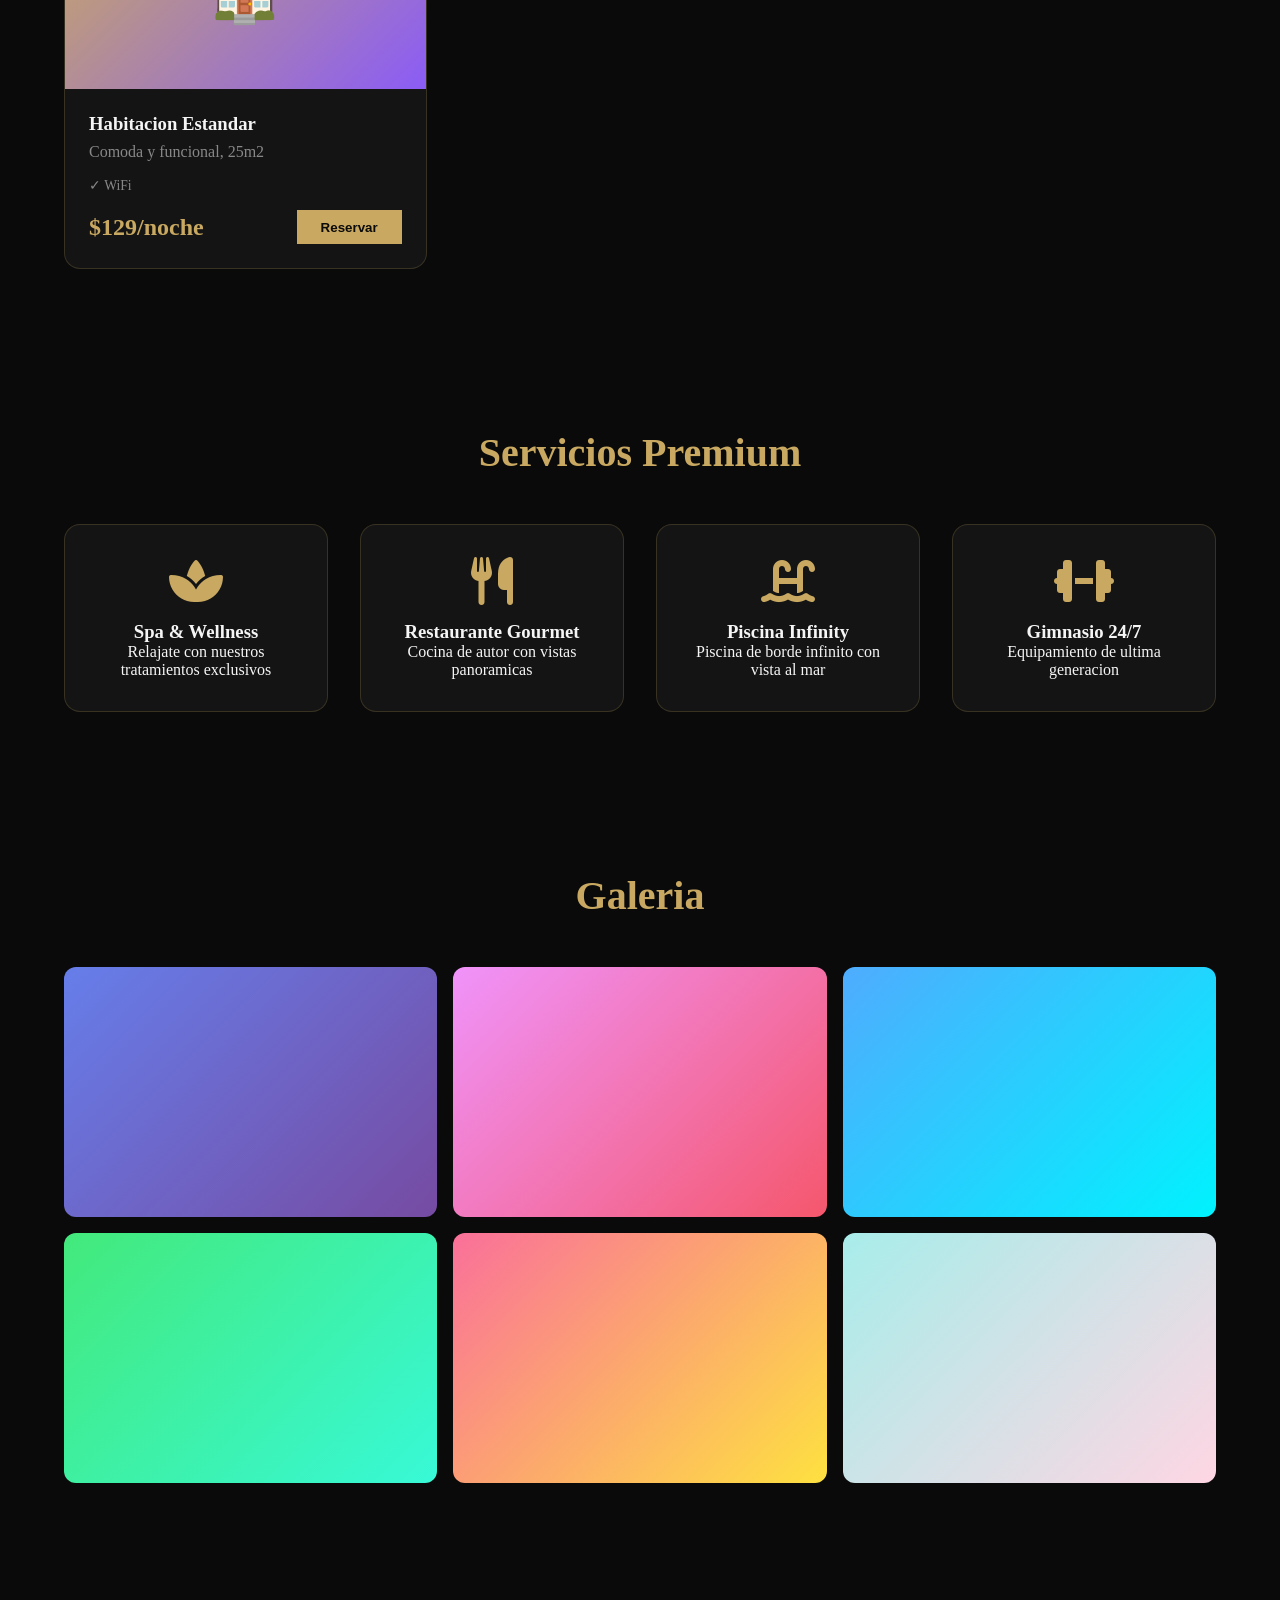
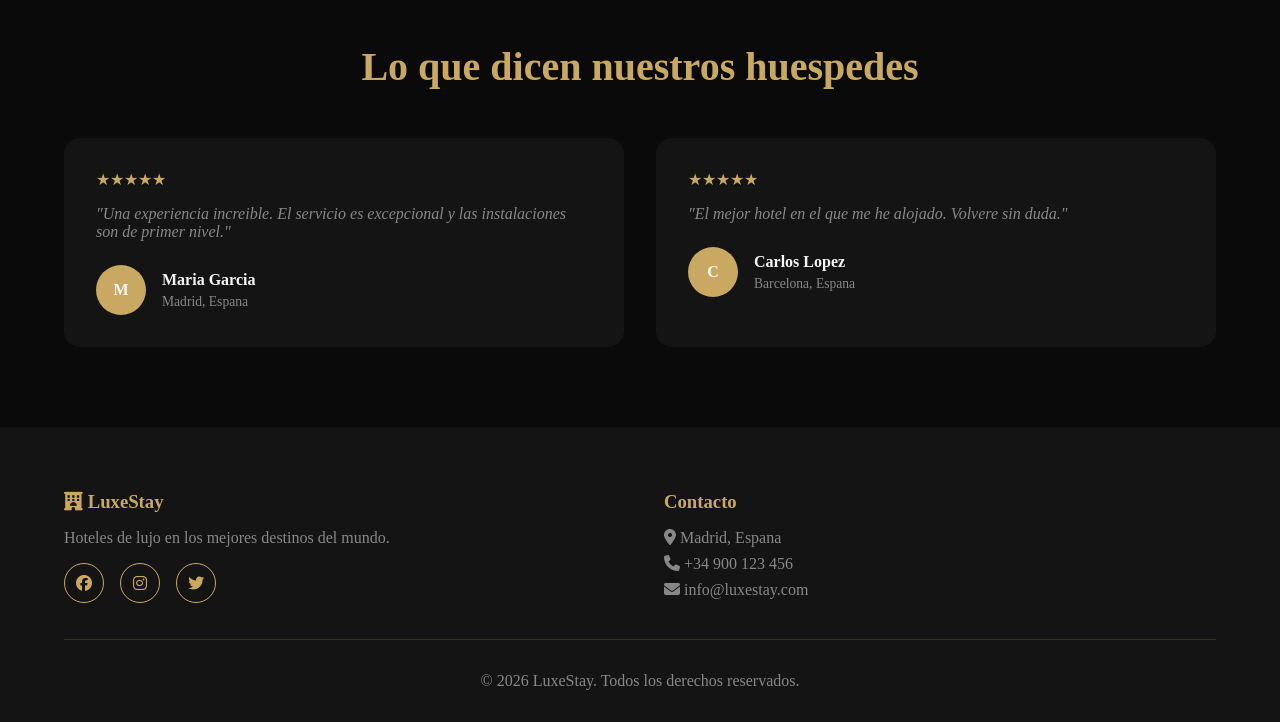
<file: test_projects/projects/10_booking_hotel/index.html>
<!DOCTYPE html>
<html lang="es">
<head>
    <meta charset="UTF-8">
    <meta name="viewport" content="width=device-width, initial-scale=1.0">
    <title>LuxeStay - Hoteles de Lujo</title>
    <link rel="stylesheet" href="style.css">
    <link rel="stylesheet" href="https://cdnjs.cloudflare.com/ajax/libs/font-awesome/6.4.0/css/all.min.css">
</head>
<body>
    <nav class="navbar">
        <div class="logo"><i class="fas fa-hotel"></i> LuxeStay</div>
        <div class="nav-links">
            <a href="#habitaciones">Habitaciones</a>
            <a href="#servicios">Servicios</a>
            <a href="#galeria">Galeria</a>
            <a href="#contacto">Contacto</a>
        </div>
        <div class="nav-actions">
            <button class="btn-outline">Iniciar Sesion</button>
            <button class="btn-primary">Reservar Ahora</button>
        </div>
    </nav>
    
    <header class="hero">
        <div class="hero-content">
            <h1>Experiencias Inolvidables</h1>
            <p>Descubre hoteles de lujo en los mejores destinos del mundo</p>
            <div class="booking-form">
                <div class="form-group">
                    <label>Destino</label>
                    <input type="text" placeholder="¿A donde vas?">
                </div>
                <div class="form-group">
                    <label>Check-in</label>
                    <input type="date">
                </div>
                <div class="form-group">
                    <label>Check-out</label>
                    <input type="date">
                </div>
                <div class="form-group">
                    <label>Huespedes</label>
                    <select>
                        <option>1 Huesped</option>
                        <option>2 Huespedes</option>
                        <option>3 Huespedes</option>
                        <option>4+ Huespedes</option>
                    </select>
                </div>
                <button class="btn-primary">Buscar</button>
            </div>
        </div>
    </header>
    
    <section class="rooms" id="habitaciones">
        <h2>Nuestras Habitaciones</h2>
        <div class="rooms-grid" id="roomsGrid"></div>
    </section>
    
    <section class="amenities" id="servicios">
        <h2>Servicios Premium</h2>
        <div class="amenities-grid">
            <div class="amenity-card">
                <i class="fas fa-spa"></i>
                <h3>Spa & Wellness</h3>
                <p>Relajate con nuestros tratamientos exclusivos</p>
            </div>
            <div class="amenity-card">
                <i class="fas fa-utensils"></i>
                <h3>Restaurante Gourmet</h3>
                <p>Cocina de autor con vistas panoramicas</p>
            </div>
            <div class="amenity-card">
                <i class="fas fa-swimming-pool"></i>
                <h3>Piscina Infinity</h3>
                <p>Piscina de borde infinito con vista al mar</p>
            </div>
            <div class="amenity-card">
                <i class="fas fa-dumbbell"></i>
                <h3>Gimnasio 24/7</h3>
                <p>Equipamiento de ultima generacion</p>
            </div>
        </div>
    </section>
    
    <section class="gallery-section" id="galeria">
        <h2>Galeria</h2>
        <div class="gallery-grid">
            <div class="gallery-item" style="background: linear-gradient(135deg, #667eea, #764ba2)"></div>
            <div class="gallery-item" style="background: linear-gradient(135deg, #f093fb, #f5576c)"></div>
            <div class="gallery-item" style="background: linear-gradient(135deg, #4facfe, #00f2fe)"></div>
            <div class="gallery-item" style="background: linear-gradient(135deg, #43e97b, #38f9d7)"></div>
            <div class="gallery-item" style="background: linear-gradient(135deg, #fa709a, #fee140)"></div>
            <div class="gallery-item" style="background: linear-gradient(135deg, #a8edea, #fed6e3)"></div>
        </div>
    </section>
    
    <section class="testimonials">
        <h2>Lo que dicen nuestros huespedes</h2>
        <div class="testimonials-grid">
            <div class="testimonial-card">
                <div class="stars">&#9733;&#9733;&#9733;&#9733;&#9733;</div>
                <p>"Una experiencia increible. El servicio es excepcional y las instalaciones son de primer nivel."</p>
                <div class="author">
                    <div class="author-avatar">M</div>
                    <div>
                        <h4>Maria Garcia</h4>
                        <span>Madrid, Espana</span>
                    </div>
                </div>
            </div>
            <div class="testimonial-card">
                <div class="stars">&#9733;&#9733;&#9733;&#9733;&#9733;</div>
                <p>"El mejor hotel en el que me he alojado. Volvere sin duda."</p>
                <div class="author">
                    <div class="author-avatar">C</div>
                    <div>
                        <h4>Carlos Lopez</h4>
                        <span>Barcelona, Espana</span>
                    </div>
                </div>
            </div>
        </div>
    </section>
    
    <footer id="contacto">
        <div class="footer-grid">
            <div class="footer-col">
                <h3><i class="fas fa-hotel"></i> LuxeStay</h3>
                <p>Hoteles de lujo en los mejores destinos del mundo.</p>
                <div class="social-links">
                    <a href="#"><i class="fab fa-facebook"></i></a>
                    <a href="#"><i class="fab fa-instagram"></i></a>
                    <a href="#"><i class="fab fa-twitter"></i></a>
                </div>
            </div>
            <div class="footer-col">
                <h3>Contacto</h3>
                <p><i class="fas fa-map-marker-alt"></i> Madrid, Espana</p>
                <p><i class="fas fa-phone"></i> +34 900 123 456</p>
                <p><i class="fas fa-envelope"></i> info@luxestay.com</p>
            </div>
        </div>
        <div class="footer-bottom">
            <p>&copy; 2026 LuxeStay. Todos los derechos reservados.</p>
        </div>
    </footer>
    
    <script src="script.js"></script>
</body>
</html>
</file>
<file: test_projects/projects/01_ecommerce_gaming/style.css>
/* TechZone Gaming - Estilos */
:root {
    --primary: #8b5cf6;
    --primary-dark: #7c3aed;
    --secondary: #06b6d4;
    --bg-dark: #0f0f1a;
    --bg-card: #1a1a2e;
    --text: #f1f5f9;
    --text-muted: #94a3b8;
    --accent: #f59e0b;
    --success: #10b981;
    --danger: #ef4444;
    --gradient: linear-gradient(135deg, var(--primary), var(--secondary));
}
* { margin: 0; padding: 0; box-sizing: border-box; }
body {
    font-family: 'Segoe UI', system-ui, sans-serif;
    background: var(--bg-dark);
    color: var(--text);
    line-height: 1.6;
}
.navbar {
    position: fixed;
    top: 0;
    width: 100%;
    display: flex;
    justify-content: space-between;
    align-items: center;
    padding: 1rem 5%;
    background: rgba(15, 15, 26, 0.95);
    backdrop-filter: blur(10px);
    z-index: 1000;
    border-bottom: 1px solid rgba(139, 92, 246, 0.2);
}
.logo {
    font-size: 1.5rem;
    font-weight: bold;
    background: var(--gradient);
    -webkit-background-clip: text;
    -webkit-text-fill-color: transparent;
}
.nav-links { display: flex; gap: 2rem; }
.nav-links a {
    color: var(--text);
    text-decoration: none;
    transition: color 0.3s;
}
.nav-links a:hover { color: var(--primary); }
.cart-icon {
    position: relative;
    cursor: pointer;
    font-size: 1.3rem;
}
#cartCount {
    position: absolute;
    top: -8px;
    right: -8px;
    background: var(--danger);
    color: white;
    border-radius: 50%;
    padding: 2px 6px;
    font-size: 0.7rem;
}
.hero {
    min-height: 100vh;
    display: flex;
    align-items: center;
    justify-content: center;
    text-align: center;
    background: linear-gradient(135deg, rgba(139, 92, 246, 0.2), rgba(6, 182, 212, 0.2));
    padding: 100px 5%;
}
.hero h1 {
    font-size: 3.5rem;
    margin-bottom: 1rem;
    background: var(--gradient);
    -webkit-background-clip: text;
    -webkit-text-fill-color: transparent;
}
.hero p { font-size: 1.2rem; color: var(--text-muted); margin-bottom: 2rem; }
.btn-primary {
    display: inline-block;
    padding: 1rem 2rem;
    background: var(--gradient);
    color: white;
    border: none;
    border-radius: 8px;
    font-size: 1rem;
    font-weight: bold;
    cursor: pointer;
    text-decoration: none;
    transition: transform 0.3s, box-shadow 0.3s;
}
.btn-primary:hover {
    transform: translateY(-2px);
    box-shadow: 0 10px 30px rgba(139, 92, 246, 0.4);
}
section {
    padding: 5rem 5%;
}
section h2 {
    text-align: center;
    font-size: 2.5rem;
    margin-bottom: 3rem;
    background: var(--gradient);
    -webkit-background-clip: text;
    -webkit-text-fill-color: transparent;
}
.filters {
    display: flex;
    justify-content: center;
    gap: 1rem;
    margin-bottom: 3rem;
}
.filter-btn {
    padding: 0.5rem 1.5rem;
    background: var(--bg-card);
    color: var(--text);
    border: 1px solid rgba(139, 92, 246, 0.3);
    border-radius: 20px;
    cursor: pointer;
    transition: all 0.3s;
}
.filter-btn:hover, .filter-btn.active {
    background: var(--primary);
    border-color: var(--primary);
}
.products-grid {
    display: grid;
    grid-template-columns: repeat(auto-fill, minmax(280px, 1fr));
    gap: 2rem;
}
.product-card {
    background: var(--bg-card);
    border-radius: 16px;
    overflow: hidden;
    border: 1px solid rgba(139, 92, 246, 0.2);
    transition: transform 0.3s, box-shadow 0.3s;
}
.product-card:hover {
    transform: translateY(-5px);
    box-shadow: 0 20px 40px rgba(139, 92, 246, 0.2);
}
.product-image {
    height: 200px;
    background: var(--gradient);
    display: flex;
    align-items: center;
    justify-content: center;
    font-size: 4rem;
}
.product-info {
    padding: 1.5rem;
}
.product-info h3 { margin-bottom: 0.5rem; }
.product-info .price {
    font-size: 1.5rem;
    font-weight: bold;
    color: var(--accent);
    margin: 1rem 0;
}
.product-info .add-btn {
    width: 100%;
    padding: 0.8rem;
    background: var(--primary);
    color: white;
    border: none;
    border-radius: 8px;
    cursor: pointer;
    transition: background 0.3s;
}
.product-info .add-btn:hover { background: var(--primary-dark); }
.deals { background: rgba(139, 92, 246, 0.1); }
.countdown {
    display: flex;
    justify-content: center;
    gap: 2rem;
    margin-bottom: 3rem;
}
.time-box {
    text-align: center;
    background: var(--bg-card);
    padding: 1.5rem 2rem;
    border-radius: 12px;
    border: 1px solid rgba(139, 92, 246, 0.3);
}
.time-box span {
    font-size: 2.5rem;
    font-weight: bold;
    color: var(--accent);
}
.newsletter {
    text-align: center;
    background: var(--bg-card);
}
#newsletterForm {
    display: flex;
    justify-content: center;
    gap: 1rem;
    max-width: 500px;
    margin: 0 auto;
}
#newsletterForm input {
    flex: 1;
    padding: 1rem;
    border: 1px solid rgba(139, 92, 246, 0.3);
    border-radius: 8px;
    background: var(--bg-dark);
    color: var(--text);
}
footer {
    background: var(--bg-card);
    padding: 4rem 5% 2rem;
}
.footer-grid {
    display: grid;
    grid-template-columns: repeat(auto-fit, minmax(200px, 1fr));
    gap: 3rem;
    margin-bottom: 3rem;
}
.footer-col h3 { color: var(--primary); margin-bottom: 1rem; }
.footer-col a {
    display: block;
    color: var(--text-muted);
    text-decoration: none;
    margin: 0.5rem 0;
    transition: color 0.3s;
}
.footer-col a:hover { color: var(--primary); }
.social-links { display: flex; gap: 1rem; margin-top: 1rem; }
.social-links a {
    width: 40px;
    height: 40px;
    background: var(--bg-dark);
    border-radius: 50%;
    display: flex;
    align-items: center;
    justify-content: center;
    color: var(--primary);
    transition: all 0.3s;
}
.social-links a:hover {
    background: var(--primary);
    color: white;
}
.footer-bottom {
    text-align: center;
    padding-top: 2rem;
    border-top: 1px solid rgba(139, 92, 246, 0.2);
    color: var(--text-muted);
}
.cart-sidebar {
    position: fixed;
    right: -400px;
    top: 0;
    width: 400px;
    height: 100vh;
    background: var(--bg-card);
    padding: 2rem;
    transition: right 0.3s;
    z-index: 1001;
    overflow-y: auto;
}
.cart-sidebar.open { right: 0; }
.cart-header {
    display: flex;
    justify-content: space-between;
    align-items: center;
    margin-bottom: 2rem;
}
.cart-header button {
    background: none;
    border: none;
    color: var(--text);
    font-size: 1.5rem;
    cursor: pointer;
}
.cart-item {
    display: flex;
    gap: 1rem;
    padding: 1rem 0;
    border-bottom: 1px solid rgba(139, 92, 246, 0.2);
}
.cart-item-info { flex: 1; }
.cart-item-info h4 { margin-bottom: 0.5rem; }
.cart-item-remove {
    background: var(--danger);
    border: none;
    color: white;
    padding: 0.3rem 0.8rem;
    border-radius: 4px;
    cursor: pointer;
}
.cart-total {
    margin-top: 2rem;
    padding-top: 1rem;
    border-top: 2px solid var(--primary);
}
.cart-total p {
    font-size: 1.3rem;
    font-weight: bold;
    margin-bottom: 1rem;
}
@media (max-width: 768px) {
    .nav-links { display: none; }
    .hero h1 { font-size: 2rem; }
    .cart-sidebar { width: 100%; right: -100%; }
}
</file>
<file: test_projects/projects/02_dashboard_analytics/style.css>
/* AnalyticsPro Dashboard */
:root {
    --sidebar-width: 260px;
    --bg-main: #0f172a;
    --bg-sidebar: #1e293b;
    --bg-card: #1e293b;
    --text: #f1f5f9;
    --text-muted: #94a3b8;
    --primary: #3b82f6;
    --success: #10b981;
    --warning: #f59e0b;
    --danger: #ef4444;
    --purple: #8b5cf6;
}
* { margin: 0; padding: 0; box-sizing: border-box; }
body {
    font-family: 'Segoe UI', system-ui, sans-serif;
    background: var(--bg-main);
    color: var(--text);
    display: flex;
    min-height: 100vh;
}
.sidebar {
    width: var(--sidebar-width);
    background: var(--bg-sidebar);
    padding: 1.5rem;
    position: fixed;
    height: 100vh;
    display: flex;
    flex-direction: column;
    transition: transform 0.3s;
}
.logo {
    display: flex;
    align-items: center;
    gap: 0.8rem;
    font-size: 1.3rem;
    font-weight: bold;
    color: var(--primary);
    padding-bottom: 1.5rem;
    border-bottom: 1px solid rgba(255,255,255,0.1);
    margin-bottom: 1.5rem;
}
.nav-menu { flex: 1; }
.nav-item {
    display: flex;
    align-items: center;
    gap: 1rem;
    padding: 0.8rem 1rem;
    color: var(--text-muted);
    text-decoration: none;
    border-radius: 8px;
    margin-bottom: 0.5rem;
    transition: all 0.3s;
}
.nav-item:hover, .nav-item.active {
    background: rgba(59, 130, 246, 0.2);
    color: var(--primary);
}
.user-info {
    display: flex;
    align-items: center;
    gap: 1rem;
    padding-top: 1rem;
    border-top: 1px solid rgba(255,255,255,0.1);
}
.avatar {
    width: 40px;
    height: 40px;
    background: var(--primary);
    border-radius: 50%;
    display: flex;
    align-items: center;
    justify-content: center;
    font-weight: bold;
}
.main-content {
    margin-left: var(--sidebar-width);
    flex: 1;
    padding: 1.5rem;
}
.top-bar {
    display: flex;
    align-items: center;
    gap: 1rem;
    margin-bottom: 2rem;
}
.hamburger { display: none; cursor: pointer; font-size: 1.5rem; }
.top-bar h1 { flex: 1; }
.top-actions { display: flex; gap: 1rem; align-items: center; }
.search-box {
    display: flex;
    align-items: center;
    background: var(--bg-card);
    padding: 0.5rem 1rem;
    border-radius: 8px;
    gap: 0.5rem;
}
.search-box input {
    background: none;
    border: none;
    color: var(--text);
    outline: none;
}
.notification-btn {
    position: relative;
    background: var(--bg-card);
    border: none;
    color: var(--text);
    width: 40px;
    height: 40px;
    border-radius: 8px;
    cursor: pointer;
}
.badge {
    position: absolute;
    top: -5px;
    right: -5px;
    background: var(--danger);
    color: white;
    font-size: 0.7rem;
    padding: 2px 6px;
    border-radius: 10px;
}
.stats-grid {
    display: grid;
    grid-template-columns: repeat(auto-fit, minmax(240px, 1fr));
    gap: 1.5rem;
    margin-bottom: 2rem;
}
.stat-card {
    background: var(--bg-card);
    padding: 1.5rem;
    border-radius: 12px;
    display: flex;
    align-items: center;
    gap: 1rem;
}
.stat-icon {
    width: 60px;
    height: 60px;
    border-radius: 12px;
    display: flex;
    align-items: center;
    justify-content: center;
    font-size: 1.5rem;
}
.stat-value { font-size: 1.8rem; font-weight: bold; margin: 0.3rem 0; }
.stat-change { font-size: 0.85rem; }
.stat-change.positive { color: var(--success); }
.stat-change.negative { color: var(--danger); }
.charts-row {
    display: grid;
    grid-template-columns: 2fr 1fr;
    gap: 1.5rem;
    margin-bottom: 2rem;
}
.chart-card {
    background: var(--bg-card);
    padding: 1.5rem;
    border-radius: 12px;
}
.chart-header {
    display: flex;
    justify-content: space-between;
    align-items: center;
    margin-bottom: 1rem;
}
.chart-header select {
    background: var(--bg-main);
    color: var(--text);
    border: 1px solid rgba(255,255,255,0.1);
    padding: 0.3rem 0.8rem;
    border-radius: 6px;
}
.tables-row {
    display: grid;
    grid-template-columns: 1.5fr 1fr;
    gap: 1.5rem;
    margin-bottom: 2rem;
}
.table-card {
    background: var(--bg-card);
    padding: 1.5rem;
    border-radius: 12px;
}
.table-header {
    display: flex;
    justify-content: space-between;
    align-items: center;
    margin-bottom: 1rem;
}
.view-all { color: var(--primary); text-decoration: none; }
table { width: 100%; border-collapse: collapse; }
th, td { padding: 0.8rem; text-align: left; border-bottom: 1px solid rgba(255,255,255,0.1); }
th { color: var(--text-muted); font-weight: 500; }
.status-badge {
    padding: 0.3rem 0.8rem;
    border-radius: 20px;
    font-size: 0.8rem;
}
.status-badge.completed { background: rgba(16,185,129,0.2); color: var(--success); }
.status-badge.pending { background: rgba(245,158,11,0.2); color: var(--warning); }
.status-badge.cancelled { background: rgba(239,68,68,0.2); color: var(--danger); }
.top-products { display: flex; flex-direction: column; gap: 1rem; }
.top-product-item {
    display: flex;
    align-items: center;
    gap: 1rem;
}
.top-product-item .product-icon {
    width: 40px;
    height: 40px;
    background: rgba(139,92,246,0.2);
    border-radius: 8px;
    display: flex;
    align-items: center;
    justify-content: center;
}
.activity-section {
    background: var(--bg-card);
    padding: 1.5rem;
    border-radius: 12px;
}
.activity-section h3 { margin-bottom: 1rem; }
.activity-list { display: flex; flex-direction: column; gap: 1rem; }
.activity-item {
    display: flex;
    align-items: center;
    gap: 1rem;
    padding: 0.8rem;
    background: var(--bg-main);
    border-radius: 8px;
}
.activity-icon {
    width: 40px;
    height: 40px;
    border-radius: 50%;
    display: flex;
    align-items: center;
    justify-content: center;
}
.activity-icon.sale { background: rgba(16,185,129,0.2); color: var(--success); }
.activity-icon.user { background: rgba(59,130,246,0.2); color: var(--primary); }
.activity-icon.alert { background: rgba(245,158,11,0.2); color: var(--warning); }
.activity-info { flex: 1; }
.activity-info p { font-size: 0.9rem; }
.activity-info small { color: var(--text-muted); }
@media (max-width: 1024px) {
    .sidebar { transform: translateX(-100%); }
    .sidebar.open { transform: translateX(0); }
    .main-content { margin-left: 0; }
    .hamburger { display: block; }
    .charts-row, .tables-row { grid-template-columns: 1fr; }
}
</file>
<file: test_projects/projects/03_red_social/style.css>
/* SocialHub - Estilos */
:root {
    --bg: #000;
    --bg-card: #121212;
    --bg-secondary: #1a1a1a;
    --text: #f5f5f5;
    --text-muted: #a0a0a0;
    --primary: #0095f6;
    --danger: #ed4956;
    --border: #262626;
}
* { margin: 0; padding: 0; box-sizing: border-box; }
body {
    font-family: -apple-system, BlinkMacSystemFont, 'Segoe UI', sans-serif;
    background: var(--bg);
    color: var(--text);
}
.navbar {
    position: fixed;
    top: 0;
    width: 100%;
    height: 60px;
    background: var(--bg-card);
    border-bottom: 1px solid var(--border);
    display: flex;
    align-items: center;
    justify-content: space-between;
    padding: 0 20px;
    z-index: 100;
}
.logo {
    font-size: 1.5rem;
    font-weight: bold;
    color: var(--text);
}
.search-box {
    display: flex;
    align-items: center;
    background: var(--bg-secondary);
    padding: 8px 15px;
    border-radius: 8px;
    gap: 8px;
    width: 250px;
}
.search-box input {
    background: none;
    border: none;
    color: var(--text);
    outline: none;
    width: 100%;
}
.nav-icons { display: flex; gap: 15px; align-items: center; }
.nav-icons button {
    background: none;
    border: none;
    color: var(--text);
    font-size: 1.3rem;
    cursor: pointer;
}
.user-avatar {
    width: 32px;
    height: 32px;
    background: linear-gradient(135deg, #833ab4, #fd1d1d);
    border-radius: 50%;
    display: flex;
    align-items: center;
    justify-content: center;
    font-weight: bold;
    cursor: pointer;
}
.feed {
    max-width: 600px;
    margin: 80px auto 20px;
    padding: 0 20px;
}
.stories {
    display: flex;
    gap: 15px;
    padding: 20px 0;
    overflow-x: auto;
    border-bottom: 1px solid var(--border);
    margin-bottom: 20px;
}
.story {
    text-align: center;
    min-width: 70px;
}
.story-ring {
    width: 66px;
    height: 66px;
    background: linear-gradient(135deg, #833ab4, #fd1d1d, #fcb045);
    border-radius: 50%;
    padding: 3px;
    margin-bottom: 5px;
}
.story-avatar {
    width: 100%;
    height: 100%;
    background: var(--bg);
    border-radius: 50%;
    display: flex;
    align-items: center;
    justify-content: center;
    font-size: 1.5rem;
    font-weight: bold;
}
.story p { font-size: 0.7rem; color: var(--text-muted); }
.post {
    background: var(--bg-card);
    border: 1px solid var(--border);
    border-radius: 8px;
    margin-bottom: 20px;
}
.post-header {
    display: flex;
    align-items: center;
    padding: 12px 15px;
    gap: 10px;
}
.post-avatar {
    width: 36px;
    height: 36px;
    background: linear-gradient(135deg, #833ab4, #fd1d1d);
    border-radius: 50%;
    display: flex;
    align-items: center;
    justify-content: center;
    font-weight: bold;
}
.post-info { flex: 1; }
.post-info h4 { font-size: 0.9rem; }
.post-info span { font-size: 0.8rem; color: var(--text-muted); }
.more-btn {
    background: none;
    border: none;
    color: var(--text);
    cursor: pointer;
}
.post-image {
    width: 100%;
    height: 400px;
    display: flex;
    align-items: center;
    justify-content: center;
}
.post-actions {
    display: flex;
    padding: 12px 15px;
    gap: 15px;
}
.post-actions button {
    background: none;
    border: none;
    color: var(--text);
    font-size: 1.4rem;
    cursor: pointer;
}
.post-actions button:hover { color: var(--text-muted); }
.like-btn:hover, .like-btn.liked { color: var(--danger) !important; }
.like-btn.liked i { font-weight: 900; }
.save-btn:hover, .save-btn.saved { color: var(--text) !important; }
.post-likes {
    padding: 0 15px 8px;
    font-weight: bold;
    font-size: 0.9rem;
}
.post-caption {
    padding: 0 15px 8px;
}
.post-caption h4 { font-size: 0.9rem; display: inline; }
.post-caption p { font-size: 0.9rem; margin-left: 5px; }
.post-comments {
    padding: 0 15px 8px;
    font-size: 0.85rem;
}
.post-comments a {
    color: var(--text-muted);
    text-decoration: none;
    display: block;
    margin-bottom: 5px;
}
.add-comment {
    display: flex;
    padding: 12px 15px;
    border-top: 1px solid var(--border);
    gap: 10px;
}
.add-comment input {
    flex: 1;
    background: none;
    border: none;
    color: var(--text);
    outline: none;
}
.add-comment button {
    background: none;
    border: none;
    color: var(--primary);
    font-weight: bold;
    cursor: pointer;
}
.suggestions {
    background: var(--bg-card);
    border: 1px solid var(--border);
    border-radius: 8px;
    padding: 15px;
    margin-top: 20px;
}
.suggestion-header {
    display: flex;
    justify-content: space-between;
    margin-bottom: 15px;
}
.suggestion-header h4 { color: var(--text-muted); font-size: 0.9rem; }
.suggestion-header a { color: var(--text); text-decoration: none; font-size: 0.85rem; }
.suggestion-item {
    display: flex;
    align-items: center;
    gap: 10px;
    margin-bottom: 12px;
}
.suggestion-avatar {
    width: 36px;
    height: 36px;
    background: linear-gradient(135deg, #833ab4, #fd1d1d);
    border-radius: 50%;
    display: flex;
    align-items: center;
    justify-content: center;
    font-weight: bold;
}
.suggestion-info { flex: 1; }
.suggestion-info h4 { font-size: 0.9rem; }
.suggestion-info p { font-size: 0.8rem; color: var(--text-muted); }
.follow-btn {
    background: none;
    border: none;
    color: var(--primary);
    font-weight: bold;
    cursor: pointer;
}
.fab {
    position: fixed;
    bottom: 30px;
    right: 30px;
    width: 60px;
    height: 60px;
    background: linear-gradient(135deg, #833ab4, #fd1d1d);
    border: none;
    border-radius: 50%;
    color: white;
    font-size: 1.5rem;
    cursor: pointer;
    box-shadow: 0 5px 20px rgba(131, 58, 180, 0.5);
}
.create-modal {
    position: fixed;
    top: 0;
    left: 0;
    width: 100%;
    height: 100%;
    background: rgba(0,0,0,0.8);
    display: none;
    align-items: center;
    justify-content: center;
    z-index: 200;
}
.create-modal.active { display: flex; }
.modal-content {
    background: var(--bg-card);
    border-radius: 12px;
    width: 90%;
    max-width: 500px;
}
.modal-header {
    display: flex;
    justify-content: space-between;
    align-items: center;
    padding: 15px;
    border-bottom: 1px solid var(--border);
}
.modal-header button {
    background: none;
    border: none;
    color: var(--text);
    font-size: 1.2rem;
    cursor: pointer;
}
.modal-body { padding: 20px; }
.upload-area {
    border: 2px dashed var(--border);
    border-radius: 8px;
    padding: 40px;
    text-align: center;
    margin-bottom: 15px;
}
.upload-area i { font-size: 3rem; color: var(--text-muted); margin-bottom: 10px; }
.modal-body textarea {
    width: 100%;
    height: 100px;
    background: var(--bg-secondary);
    border: none;
    border-radius: 8px;
    padding: 10px;
    color: var(--text);
    resize: none;
}
.modal-footer {
    padding: 15px;
    border-top: 1px solid var(--border);
    text-align: right;
}
@media (max-width: 600px) {
    .search-box { display: none; }
    .feed { margin-top: 60px; }
}
</file>
<file: test_projects/projects/04_plataforma_cursos/style.css>
/* EduMaster - Estilos */
:root {
    --primary: #6366f1;
    --primary-dark: #4f46e5;
    --bg: #0f172a;
    --bg-card: #1e293b;
    --text: #f1f5f9;
    --text-muted: #94a3b8;
    --gradient: linear-gradient(135deg, #6366f1, #8b5cf6);
}
* { margin: 0; padding: 0; box-sizing: border-box; }
body {
    font-family: 'Segoe UI', system-ui, sans-serif;
    background: var(--bg);
    color: var(--text);
}
.navbar {
    position: fixed;
    width: 100%;
    display: flex;
    align-items: center;
    justify-content: space-between;
    padding: 1rem 5%;
    background: rgba(15, 23, 42, 0.95);
    backdrop-filter: blur(10px);
    z-index: 100;
}
.logo {
    font-size: 1.5rem;
    font-weight: bold;
    color: var(--primary);
}
.nav-links { display: flex; gap: 2rem; }
.nav-links a {
    color: var(--text);
    text-decoration: none;
    transition: color 0.3s;
}
.nav-links a:hover { color: var(--primary); }
.nav-actions { display: flex; gap: 1rem; }
.btn-outline {
    padding: 0.5rem 1.5rem;
    background: transparent;
    color: var(--text);
    border: 1px solid var(--primary);
    border-radius: 8px;
    cursor: pointer;
}
.btn-primary {
    padding: 0.5rem 1.5rem;
    background: var(--gradient);
    color: white;
    border: none;
    border-radius: 8px;
    cursor: pointer;
    font-weight: bold;
}
.btn-large {
    padding: 1rem 3rem;
    font-size: 1.1rem;
}
.hero {
    min-height: 100vh;
    display: flex;
    align-items: center;
    justify-content: center;
    text-align: center;
    padding: 100px 5%;
    background: linear-gradient(135deg, rgba(99, 102, 241, 0.2), rgba(139, 92, 246, 0.2));
}
.hero h1 {
    font-size: 3rem;
    margin-bottom: 1rem;
    background: var(--gradient);
    -webkit-background-clip: text;
    -webkit-text-fill-color: transparent;
}
.hero p { font-size: 1.2rem; color: var(--text-muted); margin-bottom: 2rem; }
.search-bar {
    display: flex;
    align-items: center;
    background: var(--bg-card);
    padding: 0.5rem 1rem;
    border-radius: 50px;
    max-width: 500px;
    margin: 0 auto 3rem;
    gap: 1rem;
}
.search-bar input {
    flex: 1;
    background: none;
    border: none;
    color: var(--text);
    outline: none;
}
.stats-row {
    display: flex;
    justify-content: center;
    gap: 4rem;
}
.stat h3 { font-size: 2.5rem; color: var(--primary); }
.stat p { color: var(--text-muted); }
section {
    padding: 5rem 5%;
}
section h2 {
    text-align: center;
    font-size: 2rem;
    margin-bottom: 3rem;
    background: var(--gradient);
    -webkit-background-clip: text;
    -webkit-text-fill-color: transparent;
}
.categories-grid {
    display: grid;
    grid-template-columns: repeat(auto-fit, minmax(200px, 1fr));
    gap: 1.5rem;
}
.category-card {
    padding: 2rem;
    border-radius: 16px;
    text-align: center;
    cursor: pointer;
    transition: transform 0.3s;
}
.category-card:hover { transform: translateY(-5px); }
.category-card i { font-size: 3rem; margin-bottom: 1rem; }
.courses-grid {
    display: grid;
    grid-template-columns: repeat(auto-fit, minmax(300px, 1fr));
    gap: 2rem;
}
.course-card {
    background: var(--bg-card);
    border-radius: 16px;
    overflow: hidden;
    border: 1px solid rgba(99, 102, 241, 0.2);
    transition: transform 0.3s;
}
.course-card:hover { transform: translateY(-5px); }
.course-image {
    height: 180px;
    background: var(--gradient);
    display: flex;
    align-items: center;
    justify-content: center;
    font-size: 4rem;
}
.course-info { padding: 1.5rem; }
.course-info h3 { margin-bottom: 0.5rem; }
.course-info p { color: var(--text-muted); font-size: 0.9rem; margin-bottom: 1rem; }
.course-meta {
    display: flex;
    justify-content: space-between;
    align-items: center;
}
.course-price {
    font-size: 1.3rem;
    font-weight: bold;
    color: var(--primary);
}
.course-rating { color: #f59e0b; }
.instructors-grid {
    display: grid;
    grid-template-columns: repeat(auto-fit, minmax(250px, 1fr));
    gap: 2rem;
}
.instructor-card {
    background: var(--bg-card);
    padding: 2rem;
    border-radius: 16px;
    text-align: center;
}
.instructor-avatar {
    width: 80px;
    height: 80px;
    background: var(--gradient);
    border-radius: 50%;
    display: flex;
    align-items: center;
    justify-content: center;
    font-size: 2rem;
    font-weight: bold;
    margin: 0 auto 1rem;
}
.instructor-card h3 { margin-bottom: 0.3rem; }
.instructor-card p { color: var(--text-muted); }
.testimonials-grid {
    display: grid;
    grid-template-columns: repeat(auto-fit, minmax(300px, 1fr));
    gap: 2rem;
}
.testimonial-card {
    background: var(--bg-card);
    padding: 2rem;
    border-radius: 16px;
}
.stars { color: #f59e0b; font-size: 1.2rem; margin-bottom: 1rem; }
.testimonial-author {
    display: flex;
    align-items: center;
    gap: 1rem;
    margin-top: 1.5rem;
}
.author-avatar {
    width: 50px;
    height: 50px;
    background: var(--gradient);
    border-radius: 50%;
    display: flex;
    align-items: center;
    justify-content: center;
    font-weight: bold;
}
.cta {
    text-align: center;
    padding: 5rem;
    background: var(--gradient);
}
.cta h2 { color: white; -webkit-text-fill-color: white; }
.cta p { color: rgba(255,255,255,0.9); margin-bottom: 2rem; }
.cta .btn-primary { background: white; color: var(--primary); }
footer {
    background: var(--bg-card);
    padding: 4rem 5% 2rem;
}
.footer-grid {
    display: grid;
    grid-template-columns: repeat(auto-fit, minmax(200px, 1fr));
    gap: 3rem;
    margin-bottom: 2rem;
}
.footer-col h3 { color: var(--primary); margin-bottom: 1rem; }
.footer-col a {
    display: block;
    color: var(--text-muted);
    text-decoration: none;
    margin: 0.5rem 0;
}
.footer-bottom {
    text-align: center;
    padding-top: 2rem;
    border-top: 1px solid rgba(99, 102, 241, 0.2);
    color: var(--text-muted);
}
@media (max-width: 768px) {
    .nav-links { display: none; }
    .hero h1 { font-size: 2rem; }
    .stats-row { gap: 2rem; }
}
</file>
<file: test_projects/projects/05_chat_app/style.css>
/* ChatApp - Estilos */
:root {
    --bg: #0a0a0a;
    --bg-sidebar: #111;
    --bg-chat: #0d0d0d;
    --bg-message-sent: #005c4b;
    --bg-message-received: #1f2c34;
    --text: #e9edef;
    --text-muted: #8696a0;
    --primary: #00a884;
    --border: #222;
}
* { margin: 0; padding: 0; box-sizing: border-box; }
body {
    font-family: 'Segoe UI', sans-serif;
    background: var(--bg);
    color: var(--text);
    height: 100vh;
}
.app {
    display: flex;
    height: 100vh;
}
.sidebar {
    width: 350px;
    background: var(--bg-sidebar);
    border-right: 1px solid var(--border);
    display: flex;
    flex-direction: column;
}
.sidebar-header {
    display: flex;
    align-items: center;
    justify-content: space-between;
    padding: 15px;
    border-bottom: 1px solid var(--border);
}
.sidebar-header h2 { color: var(--primary); }
.sidebar-header button {
    background: none;
    border: none;
    color: var(--text);
    font-size: 1.2rem;
    cursor: pointer;
}
.search-box {
    display: flex;
    align-items: center;
    padding: 8px 15px;
    gap: 10px;
    border-bottom: 1px solid var(--border);
}
.search-box input {
    flex: 1;
    background: var(--bg);
    border: none;
    border-radius: 8px;
    padding: 8px 15px;
    color: var(--text);
    outline: none;
}
.chat-list { flex: 1; overflow-y: auto; }
.chat-item {
    display: flex;
    align-items: center;
    padding: 12px 15px;
    gap: 12px;
    cursor: pointer;
    transition: background 0.2s;
}
.chat-item:hover, .chat-item.active { background: rgba(0, 168, 132, 0.1); }
.chat-avatar {
    width: 50px;
    height: 50px;
    background: var(--primary);
    border-radius: 50%;
    display: flex;
    align-items: center;
    justify-content: center;
    font-weight: bold;
    font-size: 1.2rem;
}
.chat-preview { flex: 1; }
.chat-preview h4 { margin-bottom: 3px; }
.chat-preview p { color: var(--text-muted); font-size: 0.85rem; }
.chat-meta { text-align: right; }
.chat-meta small { color: var(--text-muted); }
.unread-badge {
    background: var(--primary);
    color: white;
    font-size: 0.7rem;
    padding: 2px 6px;
    border-radius: 10px;
    margin-top: 5px;
    display: inline-block;
}
.chat-area {
    flex: 1;
    display: flex;
    flex-direction: column;
    background: var(--bg-chat);
}
.chat-header {
    display: flex;
    align-items: center;
    padding: 10px 20px;
    gap: 15px;
    background: var(--bg-sidebar);
    border-bottom: 1px solid var(--border);
}
.chat-info { flex: 1; }
.chat-info h3 { font-size: 1rem; }
.chat-info p { color: var(--primary); font-size: 0.8rem; }
.chat-actions button {
    background: none;
    border: none;
    color: var(--text-muted);
    font-size: 1.1rem;
    cursor: pointer;
    margin-left: 15px;
}
.messages {
    flex: 1;
    overflow-y: auto;
    padding: 20px;
    background: url('[data-uri]');
}
.message {
    display: flex;
    gap: 8px;
    margin-bottom: 8px;
    max-width: 70%;
}
.message.sent { margin-left: auto; }
.message-avatar {
    width: 30px;
    height: 30px;
    background: var(--primary);
    border-radius: 50%;
    display: flex;
    align-items: center;
    justify-content: center;
    font-size: 0.8rem;
}
.message-content {
    background: var(--bg-message-received);
    padding: 8px 12px;
    border-radius: 8px;
    position: relative;
}
.message.sent .message-content {
    background: var(--bg-message-sent);
    border-top-right-radius: 0;
}
.message.received .message-content { border-top-left-radius: 0; }
.message-content p { margin-bottom: 3px; }
.time { color: var(--text-muted); font-size: 0.7rem; }
.message-input {
    display: flex;
    align-items: center;
    padding: 10px 20px;
    gap: 10px;
    background: var(--bg-sidebar);
}
.message-input input {
    flex: 1;
    background: var(--bg);
    border: none;
    border-radius: 8px;
    padding: 10px 15px;
    color: var(--text);
    outline: none;
}
.message-input button {
    background: none;
    border: none;
    color: var(--text-muted);
    font-size: 1.2rem;
    cursor: pointer;
}
#sendBtn { color: var(--primary) !important; }
.info-panel {
    width: 300px;
    background: var(--bg-sidebar);
    border-left: 1px solid var(--border);
    padding: 30px 20px;
    text-align: center;
}
.info-avatar {
    width: 100px;
    height: 100px;
    background: var(--primary);
    border-radius: 50%;
    display: flex;
    align-items: center;
    justify-content: center;
    font-size: 2.5rem;
    font-weight: bold;
    margin: 0 auto 15px;
}
.info-panel h3 { margin-bottom: 5px; }
.info-panel p { color: var(--primary); margin-bottom: 20px; }
.info-actions { text-align: left; }
.info-actions button {
    width: 100%;
    padding: 12px 15px;
    background: none;
    border: none;
    border-bottom: 1px solid var(--border);
    color: var(--text);
    text-align: left;
    cursor: pointer;
    display: flex;
    align-items: center;
    gap: 15px;
}
.info-actions button:hover { background: rgba(0,168,132,0.1); }
@media (max-width: 768px) {
    .sidebar { display: none; }
    .info-panel { display: none; }
}
</file>
<file: test_projects/projects/06_portfolio_fotografia/style.css>
/* FotoStudio - Estilos */
:root {
    --primary: #d4a574;
    --bg: #0a0a0a;
    --bg-card: #141414;
    --text: #f5f5f5;
    --text-muted: #888;
}
* { margin: 0; padding: 0; box-sizing: border-box; }
body {
    font-family: 'Playfair Display', Georgia, serif;
    background: var(--bg);
    color: var(--text);
}
.navbar {
    position: fixed;
    width: 100%;
    display: flex;
    align-items: center;
    justify-content: space-between;
    padding: 1.5rem 5%;
    z-index: 100;
}
.logo { font-size: 1.5rem; font-weight: bold; color: var(--primary); }
.nav-links { display: flex; gap: 2rem; }
.nav-links a {
    color: var(--text);
    text-decoration: none;
    font-family: 'Segoe UI', sans-serif;
    font-size: 0.9rem;
    transition: color 0.3s;
}
.nav-links a:hover { color: var(--primary); }
.hero {
    height: 100vh;
    display: flex;
    align-items: center;
    justify-content: center;
    text-align: center;
    background: linear-gradient(135deg, rgba(212,165,116,0.2), rgba(0,0,0,0.8));
}
.hero h1 {
    font-size: 4rem;
    margin-bottom: 1rem;
    color: var(--primary);
}
.hero p {
    font-size: 1.3rem;
    color: var(--text-muted);
    margin-bottom: 2rem;
}
.btn-primary {
    display: inline-block;
    padding: 1rem 2rem;
    background: var(--primary);
    color: var(--bg);
    text-decoration: none;
    font-family: 'Segoe UI', sans-serif;
    font-weight: bold;
    border-radius: 0;
    transition: all 0.3s;
}
.btn-primary:hover { background: #c49564; transform: translateY(-2px); }
section { padding: 5rem 5%; }
section h2 {
    text-align: center;
    font-size: 2.5rem;
    margin-bottom: 3rem;
    color: var(--primary);
}
.gallery-filters {
    display: flex;
    justify-content: center;
    gap: 1rem;
    margin-bottom: 3rem;
}
.filter-btn {
    padding: 0.5rem 1.5rem;
    background: transparent;
    color: var(--text);
    border: 1px solid var(--primary);
    font-family: 'Segoe UI', sans-serif;
    cursor: pointer;
    transition: all 0.3s;
}
.filter-btn:hover, .filter-btn.active {
    background: var(--primary);
    color: var(--bg);
}
.gallery-grid {
    display: grid;
    grid-template-columns: repeat(auto-fill, minmax(300px, 1fr));
    gap: 1rem;
}
.gallery-item {
    position: relative;
    overflow: hidden;
    cursor: pointer;
}
.gallery-image {
    height: 300px;
    transition: transform 0.5s;
}
.gallery-item:hover .gallery-image { transform: scale(1.1); }
.gallery-overlay {
    position: absolute;
    bottom: 0;
    left: 0;
    right: 0;
    padding: 2rem;
    background: linear-gradient(transparent, rgba(0,0,0,0.9));
    transform: translateY(100%);
    transition: transform 0.3s;
}
.gallery-item:hover .gallery-overlay { transform: translateY(0); }
.gallery-overlay h3 { color: var(--primary); margin-bottom: 0.3rem; }
.services-grid {
    display: grid;
    grid-template-columns: repeat(auto-fit, minmax(250px, 1fr));
    gap: 2rem;
}
.service-card {
    background: var(--bg-card);
    padding: 2.5rem;
    text-align: center;
    border: 1px solid rgba(212,165,116,0.2);
    transition: all 0.3s;
}
.service-card:hover { border-color: var(--primary); transform: translateY(-5px); }
.service-card i { font-size: 3rem; color: var(--primary); margin-bottom: 1.5rem; }
.service-card h3 { margin-bottom: 1rem; }
.service-card p { color: var(--text-muted); margin-bottom: 1rem; }
.service-card .price { color: var(--primary); font-weight: bold; }
.about-content {
    display: grid;
    grid-template-columns: 1fr 1fr;
    gap: 4rem;
    align-items: center;
}
.about-placeholder {
    width: 100%;
    height: 400px;
    background: linear-gradient(135deg, var(--primary), #8b5cf6);
    display: flex;
    align-items: center;
    justify-content: center;
}
.about-placeholder i { font-size: 5rem; opacity: 0.3; }
.about-text h2 { margin-bottom: 1.5rem; }
.about-text p { color: var(--text-muted); margin-bottom: 1rem; line-height: 1.8; }
.stats {
    display: flex;
    gap: 3rem;
    margin-top: 2rem;
}
.stat h3 { font-size: 2.5rem; color: var(--primary); }
.stat p { color: var(--text-muted); }
.contact-grid {
    display: grid;
    grid-template-columns: 1fr 2fr;
    gap: 4rem;
}
.contact-item {
    display: flex;
    gap: 1rem;
    margin-bottom: 2rem;
}
.contact-item i { color: var(--primary); font-size: 1.5rem; }
.contact-item h4 { margin-bottom: 0.3rem; }
.contact-item p { color: var(--text-muted); }
.contact-form input,
.contact-form select,
.contact-form textarea {
    width: 100%;
    padding: 1rem;
    margin-bottom: 1rem;
    background: var(--bg-card);
    border: 1px solid rgba(212,165,116,0.3);
    color: var(--text);
    font-family: 'Segoe UI', sans-serif;
}
.contact-form input:focus,
.contact-form select:focus,
.contact-form textarea:focus { border-color: var(--primary); outline: none; }
footer {
    text-align: center;
    padding: 3rem;
    border-top: 1px solid rgba(212,165,116,0.2);
}
.social-links {
    display: flex;
    justify-content: center;
    gap: 1.5rem;
    margin-bottom: 1rem;
}
.social-links a {
    width: 45px;
    height: 45px;
    border: 1px solid var(--primary);
    border-radius: 50%;
    display: flex;
    align-items: center;
    justify-content: center;
    color: var(--primary);
    text-decoration: none;
    transition: all 0.3s;
}
.social-links a:hover { background: var(--primary); color: var(--bg); }
@media (max-width: 768px) {
    .nav-links { display: none; }
    .hero h1 { font-size: 2.5rem; }
    .about-content, .contact-grid { grid-template-columns: 1fr; }
}
</file>
<file: test_projects/projects/07_gestion_tareas/style.css>
/* TaskFlow - Estilos */
:root {
    --bg: #0f172a;
    --bg-card: #1e293b;
    --bg-column: #162032;
    --text: #f1f5f9;
    --text-muted: #94a3b8;
    --primary: #3b82f6;
    --success: #10b981;
    --warning: #f59e0b;
    --danger: #ef4444;
}
* { margin: 0; padding: 0; box-sizing: border-box; }
body {
    font-family: 'Segoe UI', system-ui, sans-serif;
    background: var(--bg);
    color: var(--text);
}
.app {
    display: flex;
    min-height: 100vh;
}
.sidebar {
    width: 260px;
    background: var(--bg-card);
    padding: 1.5rem;
    display: flex;
    flex-direction: column;
}
.logo {
    display: flex;
    align-items: center;
    gap: 0.8rem;
    font-size: 1.3rem;
    font-weight: bold;
    color: var(--primary);
    margin-bottom: 2rem;
}
.nav-menu { flex: 1; }
.nav-item {
    display: flex;
    align-items: center;
    gap: 1rem;
    padding: 0.8rem 1rem;
    color: var(--text-muted);
    text-decoration: none;
    border-radius: 8px;
    margin-bottom: 0.5rem;
    transition: all 0.3s;
}
.nav-item:hover, .nav-item.active {
    background: rgba(59,130,246,0.2);
    color: var(--primary);
}
.user-profile {
    display: flex;
    align-items: center;
    gap: 1rem;
    padding-top: 1rem;
    border-top: 1px solid rgba(255,255,255,0.1);
}
.avatar {
    width: 40px;
    height: 40px;
    background: var(--primary);
    border-radius: 50%;
    display: flex;
    align-items: center;
    justify-content: center;
    font-weight: bold;
}
.main { flex: 1; padding: 1.5rem; }
.header {
    display: flex;
    justify-content: space-between;
    align-items: center;
    margin-bottom: 2rem;
}
.header h1 { margin-bottom: 0.3rem; }
.header p { color: var(--text-muted); }
.btn-primary {
    padding: 0.8rem 1.5rem;
    background: var(--primary);
    color: white;
    border: none;
    border-radius: 8px;
    cursor: pointer;
    display: flex;
    align-items: center;
    gap: 0.5rem;
}
.stats-row {
    display: grid;
    grid-template-columns: repeat(4, 1fr);
    gap: 1rem;
    margin-bottom: 2rem;
}
.stat-card {
    background: var(--bg-card);
    padding: 1.5rem;
    border-radius: 12px;
    display: flex;
    align-items: center;
    gap: 1rem;
}
.stat-icon {
    width: 50px;
    height: 50px;
    border-radius: 10px;
    display: flex;
    align-items: center;
    justify-content: center;
    font-size: 1.3rem;
}
.stat-info h3 { font-size: 1.8rem; }
.stat-info p { color: var(--text-muted); font-size: 0.85rem; }
.board {
    display: grid;
    grid-template-columns: repeat(3, 1fr);
    gap: 1.5rem;
}
.column {
    background: var(--bg-column);
    border-radius: 12px;
    padding: 1rem;
}
.column-header {
    display: flex;
    justify-content: space-between;
    align-items: center;
    margin-bottom: 1rem;
}
.column-header h3 {
    display: flex;
    align-items: center;
    gap: 0.5rem;
    font-size: 0.95rem;
}
.dot {
    width: 10px;
    height: 10px;
    border-radius: 50%;
}
.count {
    background: rgba(255,255,255,0.1);
    padding: 0.2rem 0.6rem;
    border-radius: 10px;
    font-size: 0.8rem;
}
.tasks { min-height: 200px; }
.task-card {
    background: var(--bg-card);
    padding: 1rem;
    border-radius: 8px;
    margin-bottom: 0.8rem;
    cursor: grab;
    transition: transform 0.2s;
}
.task-card:hover { transform: translateY(-2px); }
.task-card.completed { opacity: 0.6; }
.task-priority {
    display: inline-block;
    padding: 0.2rem 0.6rem;
    border-radius: 4px;
    font-size: 0.7rem;
    margin-bottom: 0.5rem;
}
.task-priority.high { background: rgba(239,68,68,0.2); color: var(--danger); }
.task-priority.medium { background: rgba(245,158,11,0.2); color: var(--warning); }
.task-priority.low { background: rgba(16,185,129,0.2); color: var(--success); }
.task-card h4 { margin-bottom: 0.3rem; font-size: 0.95rem; }
.task-card p { color: var(--text-muted); font-size: 0.85rem; }
.task-footer {
    display: flex;
    justify-content: space-between;
    align-items: center;
    margin-top: 0.8rem;
    font-size: 0.8rem;
    color: var(--text-muted);
}
.task-avatar {
    width: 28px;
    height: 28px;
    background: var(--primary);
    border-radius: 50%;
    display: flex;
    align-items: center;
    justify-content: center;
    font-size: 0.75rem;
}
.modal {
    position: fixed;
    top: 0;
    left: 0;
    width: 100%;
    height: 100%;
    background: rgba(0,0,0,0.7);
    display: none;
    align-items: center;
    justify-content: center;
}
.modal.active { display: flex; }
.modal-content {
    background: var(--bg-card);
    padding: 2rem;
    border-radius: 12px;
    width: 90%;
    max-width: 400px;
}
.modal-header {
    display: flex;
    justify-content: space-between;
    align-items: center;
    margin-bottom: 1.5rem;
}
.close-btn {
    background: none;
    border: none;
    color: var(--text);
    font-size: 1.2rem;
    cursor: pointer;
}
#taskForm input,
#taskForm select,
#taskForm textarea {
    width: 100%;
    padding: 0.8rem;
    margin-bottom: 1rem;
    background: var(--bg);
    border: 1px solid rgba(255,255,255,0.1);
    border-radius: 8px;
    color: var(--text);
}
#taskForm input:focus,
#taskForm select:focus,
#taskForm textarea:focus { border-color: var(--primary); outline: none; }
@media (max-width: 1024px) {
    .sidebar { display: none; }
    .board { grid-template-columns: 1fr; }
    .stats-row { grid-template-columns: repeat(2, 1fr); }
}
</file>
<file: test_projects/projects/08_food_delivery/style.css>
/* FoodExpress - Estilos */
:root {
    --primary: #ff6b35;
    --primary-dark: #e55a2b;
    --bg: #fafafa;
    --bg-card: #fff;
    --text: #1a1a1a;
    --text-muted: #666;
    --shadow: 0 2px 10px rgba(0,0,0,0.1);
}
* { margin: 0; padding: 0; box-sizing: border-box; }
body {
    font-family: 'Segoe UI', system-ui, sans-serif;
    background: var(--bg);
    color: var(--text);
}
.navbar {
    position: fixed;
    top: 0;
    width: 100%;
    display: flex;
    align-items: center;
    justify-content: space-between;
    padding: 1rem 5%;
    background: var(--bg-card);
    box-shadow: var(--shadow);
    z-index: 100;
}
.logo {
    font-size: 1.4rem;
    font-weight: bold;
    color: var(--primary);
}
.search-box {
    display: flex;
    align-items: center;
    background: var(--bg);
    padding: 0.6rem 1.2rem;
    border-radius: 50px;
    gap: 0.5rem;
    flex: 1;
    max-width: 400px;
    margin: 0 2rem;
}
.search-box input {
    background: none;
    border: none;
    outline: none;
    width: 100%;
}
.nav-icons { display: flex; gap: 1rem; align-items: center; }
.nav-icons button {
    background: none;
    border: none;
    color: var(--text);
    cursor: pointer;
    display: flex;
    align-items: center;
    gap: 0.3rem;
}
.cart-btn {
    position: relative;
    background: var(--primary) !important;
    color: white !important;
    padding: 0.5rem 1rem !important;
    border-radius: 50px !important;
}
#cartCount {
    position: absolute;
    top: -5px;
    right: -5px;
    background: var(--text);
    color: white;
    font-size: 0.7rem;
    width: 18px;
    height: 18px;
    border-radius: 50%;
    display: flex;
    align-items: center;
    justify-content: center;
}
.main { padding: 80px 5% 2rem; }
section { margin-bottom: 3rem; }
section h2 {
    font-size: 1.5rem;
    margin-bottom: 1.5rem;
}
.categories-scroll {
    display: flex;
    gap: 1.5rem;
    overflow-x: auto;
    padding-bottom: 1rem;
}
.category-item {
    text-align: center;
    min-width: 80px;
    cursor: pointer;
}
.cat-icon {
    width: 60px;
    height: 60px;
    background: var(--bg-card);
    border-radius: 50%;
    display: flex;
    align-items: center;
    justify-content: center;
    font-size: 1.8rem;
    margin-bottom: 0.5rem;
    box-shadow: var(--shadow);
    transition: transform 0.3s;
}
.category-item:hover .cat-icon { transform: scale(1.1); }
.restaurants-grid {
    display: grid;
    grid-template-columns: repeat(auto-fill, minmax(280px, 1fr));
    gap: 1.5rem;
}
.restaurant-card {
    background: var(--bg-card);
    border-radius: 16px;
    overflow: hidden;
    box-shadow: var(--shadow);
    cursor: pointer;
    transition: transform 0.3s;
}
.restaurant-card:hover { transform: translateY(-5px); }
.restaurant-image {
    height: 150px;
    display: flex;
    align-items: center;
    justify-content: center;
    font-size: 4rem;
}
.restaurant-info {
    padding: 1rem;
}
.restaurant-info h3 { margin-bottom: 0.3rem; }
.restaurant-info p { color: var(--text-muted); font-size: 0.85rem; }
.restaurant-meta {
    display: flex;
    justify-content: space-between;
    margin-top: 0.8rem;
    font-size: 0.85rem;
}
.rating { color: #f59e0b; }
.dishes-grid {
    display: grid;
    grid-template-columns: repeat(auto-fill, minmax(250px, 1fr));
    gap: 1.5rem;
}
.dish-card {
    background: var(--bg-card);
    border-radius: 16px;
    padding: 1rem;
    box-shadow: var(--shadow);
    display: flex;
    gap: 1rem;
}
.dish-image {
    width: 80px;
    height: 80px;
    background: #f0f0f0;
    border-radius: 12px;
    display: flex;
    align-items: center;
    justify-content: center;
    font-size: 2.5rem;
}
.dish-info { flex: 1; }
.dish-info h4 { margin-bottom: 0.3rem; }
.dish-info p { color: var(--text-muted); font-size: 0.8rem; margin-bottom: 0.5rem; }
.dish-price {
    font-weight: bold;
    color: var(--primary);
    font-size: 1.1rem;
}
.add-to-cart {
    margin-top: 0.5rem;
    padding: 0.4rem 1rem;
    background: var(--primary);
    color: white;
    border: none;
    border-radius: 20px;
    cursor: pointer;
    font-size: 0.85rem;
}
.cart-panel {
    position: fixed;
    right: -400px;
    top: 0;
    width: 380px;
    height: 100vh;
    background: var(--bg-card);
    box-shadow: -5px 0 20px rgba(0,0,0,0.2);
    display: flex;
    flex-direction: column;
    transition: right 0.3s;
    z-index: 200;
}
.cart-panel.open { right: 0; }
.cart-header {
    display: flex;
    justify-content: space-between;
    align-items: center;
    padding: 1.5rem;
    border-bottom: 1px solid #eee;
}
.cart-header button {
    background: none;
    border: none;
    font-size: 1.3rem;
    cursor: pointer;
}
.cart-items {
    flex: 1;
    overflow-y: auto;
    padding: 1rem;
}
.empty-cart {
    text-align: center;
    color: var(--text-muted);
    padding: 2rem;
}
.cart-item {
    display: flex;
    gap: 1rem;
    padding: 1rem 0;
    border-bottom: 1px solid #eee;
}
.cart-item-image {
    width: 60px;
    height: 60px;
    background: #f0f0f0;
    border-radius: 8px;
    display: flex;
    align-items: center;
    justify-content: center;
    font-size: 1.5rem;
}
.cart-item-info { flex: 1; }
.cart-item-info h4 { font-size: 0.95rem; }
.cart-item-info p { color: var(--text-muted); font-size: 0.85rem; }
.cart-item-qty {
    display: flex;
    align-items: center;
    gap: 0.8rem;
    margin-top: 0.5rem;
}
.cart-item-qty button {
    width: 28px;
    height: 28px;
    border: 1px solid #ddd;
    background: none;
    border-radius: 50%;
    cursor: pointer;
}
.cart-item-price { font-weight: bold; color: var(--primary); }
.cart-summary {
    padding: 1.5rem;
    border-top: 2px solid #eee;
}
.summary-row {
    display: flex;
    justify-content: space-between;
    margin-bottom: 0.8rem;
}
.summary-row.total {
    font-size: 1.2rem;
    font-weight: bold;
    padding-top: 0.8rem;
    border-top: 1px solid #eee;
}
.cart-summary .btn-primary {
    width: 100%;
    padding: 1rem;
    margin-top: 1rem;
    font-size: 1rem;
}
@media (max-width: 768px) {
    .search-box { display: none; }
    .cart-panel { width: 100%; right: -100%; }
}
</file>
<file: test_projects/projects/09_fitness_app/style.css>
/* FitPro - Estilos */
:root {
    --primary: #10b981;
    --primary-dark: #059669;
    --bg: #0f172a;
    --bg-card: #1e293b;
    --text: #f1f5f9;
    --text-muted: #94a3b8;
    --danger: #ef4444;
    --warning: #f59e0b;
}
* { margin: 0; padding: 0; box-sizing: border-box; }
body {
    font-family: 'Segoe UI', system-ui, sans-serif;
    background: var(--bg);
    color: var(--text);
}
.navbar {
    position: fixed;
    width: 100%;
    display: flex;
    align-items: center;
    justify-content: space-between;
    padding: 1rem 5%;
    background: rgba(15, 23, 42, 0.95);
    backdrop-filter: blur(10px);
    z-index: 100;
}
.logo {
    font-size: 1.5rem;
    font-weight: bold;
    color: var(--primary);
}
.nav-links { display: flex; gap: 2rem; }
.nav-links a {
    color: var(--text);
    text-decoration: none;
    transition: color 0.3s;
}
.nav-links a:hover { color: var(--primary); }
.avatar {
    width: 40px;
    height: 40px;
    background: var(--primary);
    border-radius: 50%;
    display: flex;
    align-items: center;
    justify-content: center;
    font-weight: bold;
}
.main { padding: 80px 5% 2rem; }
.welcome { margin-bottom: 2rem; }
.welcome h1 { font-size: 2rem; margin-bottom: 0.5rem; }
.welcome p { color: var(--text-muted); }
.stats-grid {
    display: grid;
    grid-template-columns: repeat(4, 1fr);
    gap: 1rem;
    margin-bottom: 2rem;
}
.stat-card {
    background: var(--bg-card);
    padding: 1.5rem;
    border-radius: 16px;
    display: flex;
    align-items: center;
    gap: 1rem;
}
.stat-icon {
    width: 50px;
    height: 50px;
    background: rgba(16, 185, 129, 0.2);
    border-radius: 12px;
    display: flex;
    align-items: center;
    justify-content: center;
    font-size: 1.3rem;
    color: var(--primary);
}
.stat-info h3 { font-size: 1.5rem; }
.stat-info p { color: var(--text-muted); font-size: 0.85rem; }
.today-workout { margin-bottom: 2rem; }
.today-workout h2 { margin-bottom: 1rem; }
.workout-card {
    background: var(--bg-card);
    padding: 1.5rem;
    border-radius: 16px;
}
.workout-header {
    display: flex;
    align-items: center;
    gap: 1rem;
    margin-bottom: 1.5rem;
}
.workout-icon { font-size: 3rem; }
.exercise-list {
    margin-bottom: 1.5rem;
}
.exercise-item {
    display: flex;
    align-items: center;
    justify-content: space-between;
    padding: 0.8rem 0;
    border-bottom: 1px solid rgba(255,255,255,0.1);
}
.exercise-item:last-child { border-bottom: none; }
.exercise-name { display: flex; align-items: center; gap: 0.8rem; }
.exercise-sets { color: var(--text-muted); }
.btn-primary {
    width: 100%;
    padding: 1rem;
    background: var(--primary);
    color: white;
    border: none;
    border-radius: 12px;
    font-size: 1rem;
    font-weight: bold;
    cursor: pointer;
}
.btn-primary:hover { background: var(--primary-dark); }
.routines h2 { margin-bottom: 1rem; }
.routines-grid {
    display: grid;
    grid-template-columns: repeat(auto-fill, minmax(250px, 1fr));
    gap: 1rem;
}
.routine-card {
    background: var(--bg-card);
    padding: 1.5rem;
    border-radius: 16px;
    cursor: pointer;
    transition: transform 0.3s;
}
.routine-card:hover { transform: translateY(-3px); }
.routine-icon { font-size: 2.5rem; margin-bottom: 0.8rem; }
.routine-card h3 { margin-bottom: 0.3rem; }
.routine-card p { color: var(--text-muted); font-size: 0.85rem; }
.progress h2 { margin-bottom: 1.5rem; }
.progress-chart {
    display: flex;
    align-items: flex-end;
    justify-content: space-between;
    height: 200px;
    background: var(--bg-card);
    padding: 2rem;
    border-radius: 16px;
}
.chart-bar {
    width: 12%;
    background: var(--primary);
    border-radius: 8px 8px 0 0;
    position: relative;
    transition: height 0.3s;
}
.chart-bar.active { background: var(--warning); }
.chart-bar span {
    position: absolute;
    bottom: -25px;
    left: 50%;
    transform: translateX(-50%);
    font-size: 0.8rem;
    color: var(--text-muted);
}
.community h2 { margin-bottom: 1rem; }
.community-grid {
    display: grid;
    grid-template-columns: 1fr 1fr;
    gap: 1.5rem;
}
.leaderboard, .achievements {
    background: var(--bg-card);
    padding: 1.5rem;
    border-radius: 16px;
}
.leaderboard h3, .achievements h3 { margin-bottom: 1rem; }
.leader-item {
    display: flex;
    align-items: center;
    gap: 1rem;
    padding: 0.8rem 0;
    border-bottom: 1px solid rgba(255,255,255,0.1);
}
.leader-item:last-child { border-bottom: none; }
.leader-avatar {
    width: 35px;
    height: 35px;
    background: var(--primary);
    border-radius: 50%;
    display: flex;
    align-items: center;
    justify-content: center;
}
.leader-item p { flex: 1; }
.achievement {
    display: flex;
    align-items: center;
    gap: 1rem;
    padding: 0.8rem;
    margin-bottom: 0.5rem;
    background: rgba(255,255,255,0.05);
    border-radius: 8px;
    opacity: 0.5;
}
.achievement.unlocked { opacity: 1; background: rgba(16,185,129,0.2); }
.achievement i { color: var(--warning); font-size: 1.3rem; }
.timer-modal {
    position: fixed;
    top: 0;
    left: 0;
    width: 100%;
    height: 100%;
    background: rgba(0,0,0,0.9);
    display: none;
    align-items: center;
    justify-content: center;
}
.timer-modal.active { display: flex; }
.timer-content { text-align: center; }
.timer {
    font-size: 5rem;
    font-weight: bold;
    color: var(--primary);
    margin: 2rem 0;
}
.timer-controls { display: flex; gap: 1rem; justify-content: center; }
.timer-controls button {
    width: 60px;
    height: 60px;
    border-radius: 50%;
    border: none;
    font-size: 1.5rem;
    cursor: pointer;
}
#pauseBtn { background: var(--warning); color: var(--bg); }
#stopBtn { background: var(--danger); color: white; }
@media (max-width: 768px) {
    .nav-links { display: none; }
    .stats-grid { grid-template-columns: repeat(2, 1fr); }
    .community-grid { grid-template-columns: 1fr; }
}
</file>
<file: test_projects/projects/10_booking_hotel/style.css>
/* LuxeStay - Estilos */
:root {
    --primary: #c9a961;
    --primary-dark: #b8952f;
    --bg: #0a0a0a;
    --bg-card: #141414;
    --text: #f5f5f5;
    --text-muted: #888;
}
* { margin: 0; padding: 0; box-sizing: border-box; }
body {
    font-family: 'Playfair Display', Georgia, serif;
    background: var(--bg);
    color: var(--text);
}
.navbar {
    position: fixed;
    width: 100%;
    display: flex;
    align-items: center;
    justify-content: space-between;
    padding: 1.5rem 5%;
    z-index: 100;
}
.logo {
    font-size: 1.5rem;
    font-weight: bold;
    color: var(--primary);
}
.nav-links { display: flex; gap: 2rem; }
.nav-links a {
    color: var(--text);
    text-decoration: none;
    font-family: 'Segoe UI', sans-serif;
    transition: color 0.3s;
}
.nav-links a:hover { color: var(--primary); }
.nav-actions { display: flex; gap: 1rem; }
.btn-outline {
    padding: 0.6rem 1.5rem;
    background: transparent;
    color: var(--text);
    border: 1px solid var(--primary);
    font-family: 'Segoe UI', sans-serif;
    cursor: pointer;
}
.btn-primary {
    padding: 0.6rem 1.5rem;
    background: var(--primary);
    color: var(--bg);
    border: none;
    font-family: 'Segoe UI', sans-serif;
    font-weight: bold;
    cursor: pointer;
}
.hero {
    height: 100vh;
    display: flex;
    align-items: center;
    justify-content: center;
    text-align: center;
    background: linear-gradient(135deg, rgba(201,169,97,0.2), rgba(0,0,0,0.8));
}
.hero h1 {
    font-size: 4rem;
    margin-bottom: 1rem;
    color: var(--primary);
}
.hero p {
    font-size: 1.3rem;
    color: var(--text-muted);
    margin-bottom: 3rem;
}
.booking-form {
    display: flex;
    gap: 1rem;
    background: var(--bg-card);
    padding: 1.5rem;
    border-radius: 8px;
    max-width: 900px;
    margin: 0 auto;
    align-items: flex-end;
}
.form-group {
    flex: 1;
    text-align: left;
}
.form-group label {
    display: block;
    margin-bottom: 0.5rem;
    font-family: 'Segoe UI', sans-serif;
    font-size: 0.85rem;
    color: var(--text-muted);
}
.form-group input,
.form-group select {
    width: 100%;
    padding: 0.8rem;
    background: var(--bg);
    border: 1px solid rgba(201,169,97,0.3);
    color: var(--text);
    font-family: 'Segoe UI', sans-serif;
}
.booking-form .btn-primary {
    padding: 0.8rem 2rem;
}
section { padding: 5rem 5%; }
section h2 {
    text-align: center;
    font-size: 2.5rem;
    margin-bottom: 3rem;
    color: var(--primary);
}
.rooms-grid {
    display: grid;
    grid-template-columns: repeat(auto-fit, minmax(300px, 1fr));
    gap: 2rem;
}
.room-card {
    background: var(--bg-card);
    border-radius: 16px;
    overflow: hidden;
    border: 1px solid rgba(201,169,97,0.2);
    transition: transform 0.3s;
}
.room-card:hover { transform: translateY(-5px); }
.room-image {
    height: 200px;
    display: flex;
    align-items: center;
    justify-content: center;
    font-size: 4rem;
}
.room-info { padding: 1.5rem; }
.room-info h3 { margin-bottom: 0.5rem; }
.room-info p { color: var(--text-muted); margin-bottom: 1rem; }
.room-amenities {
    display: flex;
    gap: 1rem;
    margin-bottom: 1rem;
    font-size: 0.85rem;
    color: var(--text-muted);
}
.room-price {
    display: flex;
    justify-content: space-between;
    align-items: center;
}
.room-price .price {
    font-size: 1.5rem;
    font-weight: bold;
    color: var(--primary);
}
.amenities-grid {
    display: grid;
    grid-template-columns: repeat(auto-fit, minmax(250px, 1fr));
    gap: 2rem;
}
.amenity-card {
    background: var(--bg-card);
    padding: 2rem;
    border-radius: 16px;
    text-align: center;
    border: 1px solid rgba(201,169,97,0.2);
    transition: all 0.3s;
}
.amenity-card:hover { border-color: var(--primary); transform: translateY(-5px); }
.amenity-card i {
    font-size: 3rem;
    color: var(--primary);
    margin-bottom: 1rem;
}
.gallery-grid {
    display: grid;
    grid-template-columns: repeat(3, 1fr);
    gap: 1rem;
}
.gallery-item {
    height: 250px;
    border-radius: 12px;
    cursor: pointer;
    transition: transform 0.3s;
}
.gallery-item:hover { transform: scale(1.05); }
.testimonials-grid {
    display: grid;
    grid-template-columns: repeat(auto-fit, minmax(300px, 1fr));
    gap: 2rem;
}
.testimonial-card {
    background: var(--bg-card);
    padding: 2rem;
    border-radius: 16px;
}
.stars { color: var(--primary); margin-bottom: 1rem; }
.testimonial-card p {
    color: var(--text-muted);
    font-style: italic;
    margin-bottom: 1.5rem;
}
.author {
    display: flex;
    align-items: center;
    gap: 1rem;
}
.author-avatar {
    width: 50px;
    height: 50px;
    background: var(--primary);
    border-radius: 50%;
    display: flex;
    align-items: center;
    justify-content: center;
    font-weight: bold;
}
.author h4 { margin-bottom: 0.2rem; }
.author span { color: var(--text-muted); font-size: 0.85rem; }
footer {
    background: var(--bg-card);
    padding: 4rem 5% 2rem;
}
.footer-grid {
    display: grid;
    grid-template-columns: repeat(auto-fit, minmax(250px, 1fr));
    gap: 3rem;
    margin-bottom: 2rem;
}
.footer-col h3 { color: var(--primary); margin-bottom: 1rem; }
.footer-col p { color: var(--text-muted); margin-bottom: 0.5rem; }
.social-links {
    display: flex;
    gap: 1rem;
    margin-top: 1rem;
}
.social-links a {
    width: 40px;
    height: 40px;
    border: 1px solid var(--primary);
    border-radius: 50%;
    display: flex;
    align-items: center;
    justify-content: center;
    color: var(--primary);
    text-decoration: none;
}
.footer-bottom {
    text-align: center;
    padding-top: 2rem;
    border-top: 1px solid rgba(201,169,97,0.2);
    color: var(--text-muted);
}
@media (max-width: 768px) {
    .nav-links { display: none; }
    .hero h1 { font-size: 2.5rem; }
    .booking-form { flex-direction: column; }
    .gallery-grid { grid-template-columns: repeat(2, 1fr); }
}
</file>
